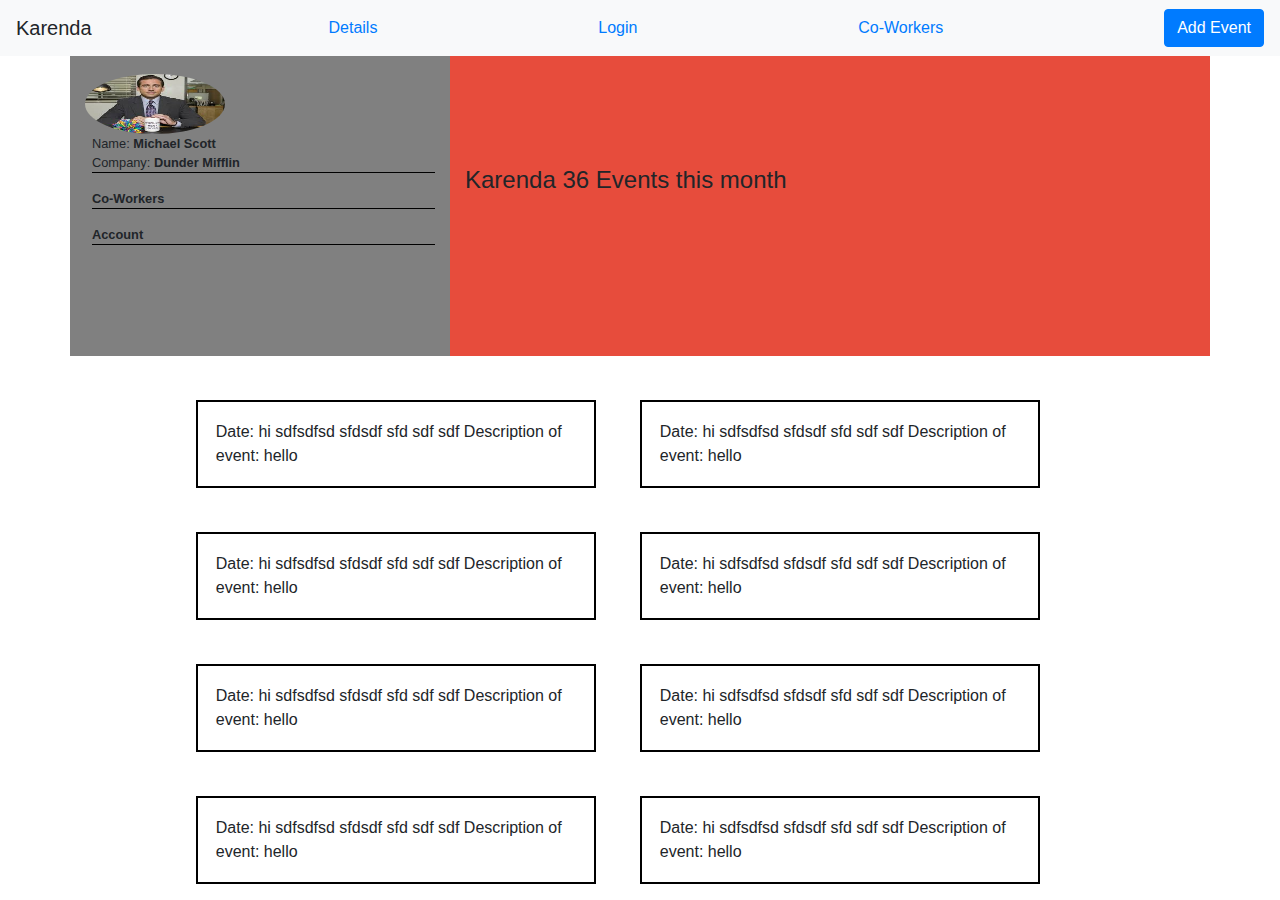
<file: public/html/index.html>
<!DOCTYPE html>
<html lang="en">

<head>
    <meta charset="UTF-8">
    <meta name="viewport" content="width=device-width, initial-scale=1.0">
    <meta http-equiv="X-UA-Compatible" content="ie=edge">
    <link rel="stylesheet" href="https://stackpath.bootstrapcdn.com/bootstrap/4.3.1/css/bootstrap.min.css" integrity="sha384-ggOyR0iXCbMQv3Xipma34MD+dH/1fQ784/j6cY/iJTQUOhcWr7x9JvoRxT2MZw1T" crossorigin="anonymous">
    <link rel="stylesheet" href="https://use.fontawesome.com/releases/v5.8.2/css/all.css"
        integrity="sha384-oS3vJWv+0UjzBfQzYUhtDYW+Pj2yciDJxpsK1OYPAYjqT085Qq/1cq5FLXAZQ7Ay" crossorigin="anonymous">
    <link rel="stylesheet" href="../css/index.css">


    <title>Document</title>
</head>

<body>
    <!-- <div class="container my-container">
    <div class="row my-row">
        <div class="col-md-4  col-sm-6 my-col">
            Row 1 Col 1

        </div>
        <div class="col-md-8 col-sm-6 my-col">
            row 1 col 2
        </div>


    </div>

    <div class="row justify-content-between align-items-stretch my-row ">
        <div class="col-4 my-col order-md-12">
            row 2 col 1
        </div>

        <div class="col-4 my-col align-self-start order-md-2">
                row 2 col 2
            </div>



    </div> -->
    <nav class="navbar navbar-light bg-light ">
            <a class="navbar-brand">Karenda</a>
            <a href="../public/details.html">Details</a>
            <a href="../public/landingpage.html">Login</a>
            <a href="../html/co-worker.html">Co-Workers</a>
            <form class="form-inline">
                    <button id="modal" type="button" class="btn btn-primary" data-toggle="modal" data-target="#basicExampleModal">
                           Add Event
                          </button>
                          
                          <!-- Modal -->
                          <div  class="modal fade" id="basicExampleModal" tabindex="-1" role="dialog" aria-labelledby="exampleModalLabel"
                            aria-hidden="true">
                            <div class="modal-dialog" role="document">
                              <div class="modal-content">
                                <div class="modal-header">
                                  <h5 class="modal-title" id="exampleModalLabel">Modal title</h5>
                                  <button type="button" class="close" data-dismiss="modal" aria-label="Close">
                                    <span aria-hidden="true">&times;</span>
                                  </button>
                                </div>
                                <div class="modal-body">
                                        <div class="input-group">
                                                <div class="input-group-prepend">
                                                  <span class="input-group-text" id="">Type in date and last name</span>
                                                </div>
                                                <input id="input-1" type="text" placeholder="Date: mm/dd/yyyy" class="form-control">
                                                <input id="input-2" type="text" placeholder="Description of Events" class="form-control">
                                              </div>
                                </div>
                                <div class="modal-footer">
                                  <button type="button" class="btn btn-secondary" data-dismiss="modal">Close</button>
                                  <button type="button" id="submit" class="btn btn-primary">Save changes</button>
                                </div>
                              </div>
                            </div>
                          </div>
            </form>
          </nav>


          

<!-- Modal -->
<!-- Button trigger modal -->

         
    <div class="container">


        
            


        <div class="row">

            <div class=" account col-4">
                <img class="" src="../michael.jpeg" alt="">
                <P class="line">
                    Name: <strong> Michael Scott </strong> <br>
                    Company: <strong>Dunder Mifflin</strong>
                </P>


                <p class="line"> <i class="fas fa-users"></i> <strong> Co-Workers</strong> </p>

                <p> <i class="fas fa-users"> </i><strong> Account </strong></p>

            </div>

            <div class=" info col-8">
            
               
                <h2>Karenda <i class="far fa-calendar"></i> 36 Events this month </h2>

            </div>



            


        </div>

           
            <div id="output" >



            </div>
            

            

















    </div>





  





    </div>






    </div>
 
    <script src="../js/index.js"></script>
    <script src="https://code.jquery.com/jquery-3.3.1.slim.min.js" integrity="sha384-q8i/X+965DzO0rT7abK41JStQIAqVgRVzpbzo5smXKp4YfRvH+8abtTE1Pi6jizo" crossorigin="anonymous"></script>
    <script src="https://cdnjs.cloudflare.com/ajax/libs/popper.js/1.14.7/umd/popper.min.js" integrity="sha384-UO2eT0CpHqdSJQ6hJty5KVphtPhzWj9WO1clHTMGa3JDZwrnQq4sF86dIHNDz0W1" crossorigin="anonymous"></script>
    <script src="https://stackpath.bootstrapcdn.com/bootstrap/4.3.1/js/bootstrap.min.js" integrity="sha384-JjSmVgyd0p3pXB1rRibZUAYoIIy6OrQ6VrjIEaFf/nJGzIxFDsf4x0xIM+B07jRM" crossorigin="anonymous"></script>
</body>

</html>
</file>
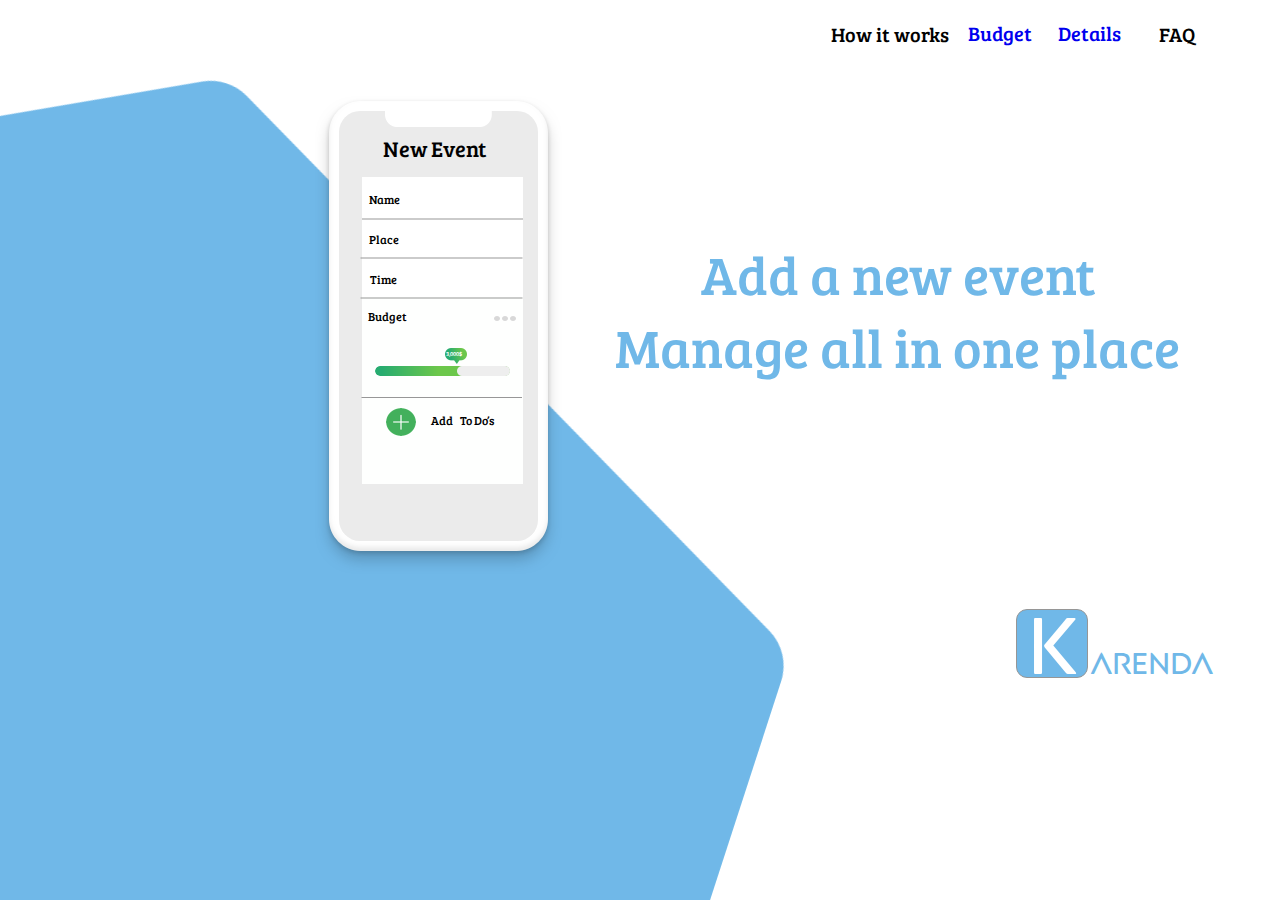
<file: public/budget.html>
<!DOCTYPE html>
<html>
    <head>
        <link href="./img/favicon.png" rel="shortcut icon"/>
        <meta charset="utf-8"/>
        <meta content="width=1200, maximum-scale=1.0" name="viewport"/>
        <link href="./css/artboard.css" rel="stylesheet" type="text/css"/>
        <meta content="Launchpad by Anima" name="author">
        <title> Karenda </title>
        </meta>
    </head>
    <body style="margin: 0;
 background: rgba(255, 255, 255, 1.0);">
        <input id="anPageName" name="page" type="hidden" value="artboard"/>
        <div class="artboard">
            <div style="width: 1200px; height: 100%; position:relative; margin:auto;">
                <img anima-src="./img/artboard-polygon-copy.png" class="polygoncopy" src="[data-uri]"/>
                <div class="whitecopy">
                    <img anima-src="./img/landing-page-base.png" class="base" src="[data-uri]"/>
                    <div class="mask">
                    </div>
                    <img anima-src="./img/landing-page-bar@2x.png" class="bar" src="[data-uri]"/>
                </div>
                <div class="rectangle">
                </div>
                <div class="todou2019s">
                    To Do’s
                </div>
                <div class="add">
                    Add
                </div>
                <div class="rectangle1">
                </div>
                <div class="rectanglecopy">
                </div>
                <div class="rectanglecopy2">
                </div>
                <div class="time">
                    Time
                </div>
                <img anima-src="./img/artboard-copy-oval@2x.png" class="oval" src="[data-uri]"/>
                <img anima-src="./img/artboard-copy-oval@2x.png" class="ovalcopy" src="[data-uri]"/>
                <img anima-src="./img/artboard-copy-oval@2x.png" class="ovalcopy2" src="[data-uri]"/>
                <div class="group5">
                    <img anima-src="./img/artboard-rectangle-5@2x.png" class="rectangle5" src="[data-uri]"/>
                </div>
                <img anima-src="./img/artboard-rectangle-3@2x.png" class="rectangle3" src="[data-uri]"/>
                <img anima-src="./img/artboard-rectangle-3-copy@2x.png" class="rectangle3copy" src="[data-uri]"/>
                <div class="addaneweventmana">
                    <span class="span1">Add a new event<br />Manage all in one place</span><span class="span2"> </span>
                </div>
                <img anima-src="./img/artboard-line-5-copy-2@2x.png" class="line5copy" src="[data-uri]"/>
                <img anima-src="./img/artboard-line-5-copy-2@2x.png" class="line5copy2" src="[data-uri]"/>
                <img anima-src="./img/artboard-line-5-copy-3@2x.png" class="line5copy3" src="[data-uri]"/>
                <div class="name">
                    Name
                </div>
                <div class="budget">
                    Budget
                </div>
                <div class="a3000">
                    3,000$
                </div>
                <img anima-src="./img/artboard-line-6@2x.png" class="line6" src="[data-uri]"/>
                <div class="aboutcopy">
                    How it works <br />
                </div>
                <div class="contactcopy">
                    <a href="details.html"> Details </a>  <br />
                </div>
                <div class="pricescopy">
                    <a href="budget.html"> Budget </a> <br /> <br />
                </div>
                <div class="faqcopy">
                    FAQ<br /> <br />
                </div>
                <div class="place">
                    Place
                </div>
                <div class="newevent">
                    New Event
                </div>
                <div class="group2copy2">
                    <img anima-src="./img/artboard-plus@2x.png" class="plus" src="[data-uri]"/>
                </div>
                <div class="groupcopy">
                    <div class="rectangle2">
                    </div>
                    <div class="k">
                        K
                    </div>
                    <div class="arenda">
                        arenda
                    </div>
                </div>
            </div>
        </div>
        <!-- Scripts -->
        <script>
            anima_isHidden = function(e) {
                if (!(e instanceof HTMLElement)) return !1;
                if (getComputedStyle(e).display == "none") return !0; else if (e.parentNode && anima_isHidden(e.parentNode)) return !0;
                return !1;
            };
            anima_loadAsyncSrcForTag = function(tag) {
                var elements = document.getElementsByTagName(tag);
                var toLoad = [];
                for (var i = 0; i < elements.length; i++) {
                    var e = elements[i];
                    var src = e.getAttribute("src");
                    var loaded = (src != undefined && src.length > 0 && src != '[data-uri]');
                    if (loaded) continue;
                    var asyncSrc = e.getAttribute("anima-src");
                    if (asyncSrc == undefined || asyncSrc.length == 0) continue;
                    if (anima_isHidden(e)) continue;
                    toLoad.push(e);
                }
                toLoad.sort(function(a, b) {
                    return anima_getTop(a) - anima_getTop(b);
                });
                for (var i = 0; i < toLoad.length; i++) {
                    var e = toLoad[i];
                    var asyncSrc = e.getAttribute("anima-src");
                    e.setAttribute("src", asyncSrc);
                }
            };
            anima_pauseHiddenVideos = function(tag) {
                var elements = document.getElementsByTagName("video");
                for (var i = 0; i < elements.length; i++) {
                    var e = elements[i];
                    var isPlaying = !!(e.currentTime > 0 && !e.paused && !e.ended && e.readyState > 2);
                    var isHidden = anima_isHidden(e);
                    if (!isPlaying && !isHidden && e.getAttribute("autoplay") == "autoplay") {
                        e.play();
                    } else if (isPlaying && isHidden) {
                        e.pause();
                    }
                }
            };
            anima_loadAsyncSrc = function(tag) {
                anima_loadAsyncSrcForTag("img");
                anima_loadAsyncSrcForTag("iframe");
                anima_loadAsyncSrcForTag("video");
                anima_pauseHiddenVideos();
            };
            var anima_getTop = function(e) {
                var top = 0;
                do {
                    top += e.offsetTop || 0;
                    e = e.offsetParent;
                } while (e);
                return top;
            };
            anima_loadAsyncSrc();
            anima_old_onResize = window.onresize;
            anima_new_onResize = undefined;
            anima_updateOnResize = function() {
                if (anima_new_onResize == undefined || window.onresize != anima_new_onResize) {
                    anima_new_onResize = function(x) {
                        if (anima_old_onResize != undefined) anima_old_onResize(x);
                        anima_loadAsyncSrc();
                    };
                    window.onresize = anima_new_onResize;
                    setTimeout(function() {
                        anima_updateOnResize();
                    }, 3000);
                }
            };
            anima_updateOnResize();
            setTimeout(function() {
                anima_loadAsyncSrc();
            }, 200);
        </script>
        <!-- End of Scripts -->
    </body>
</html>
</file>
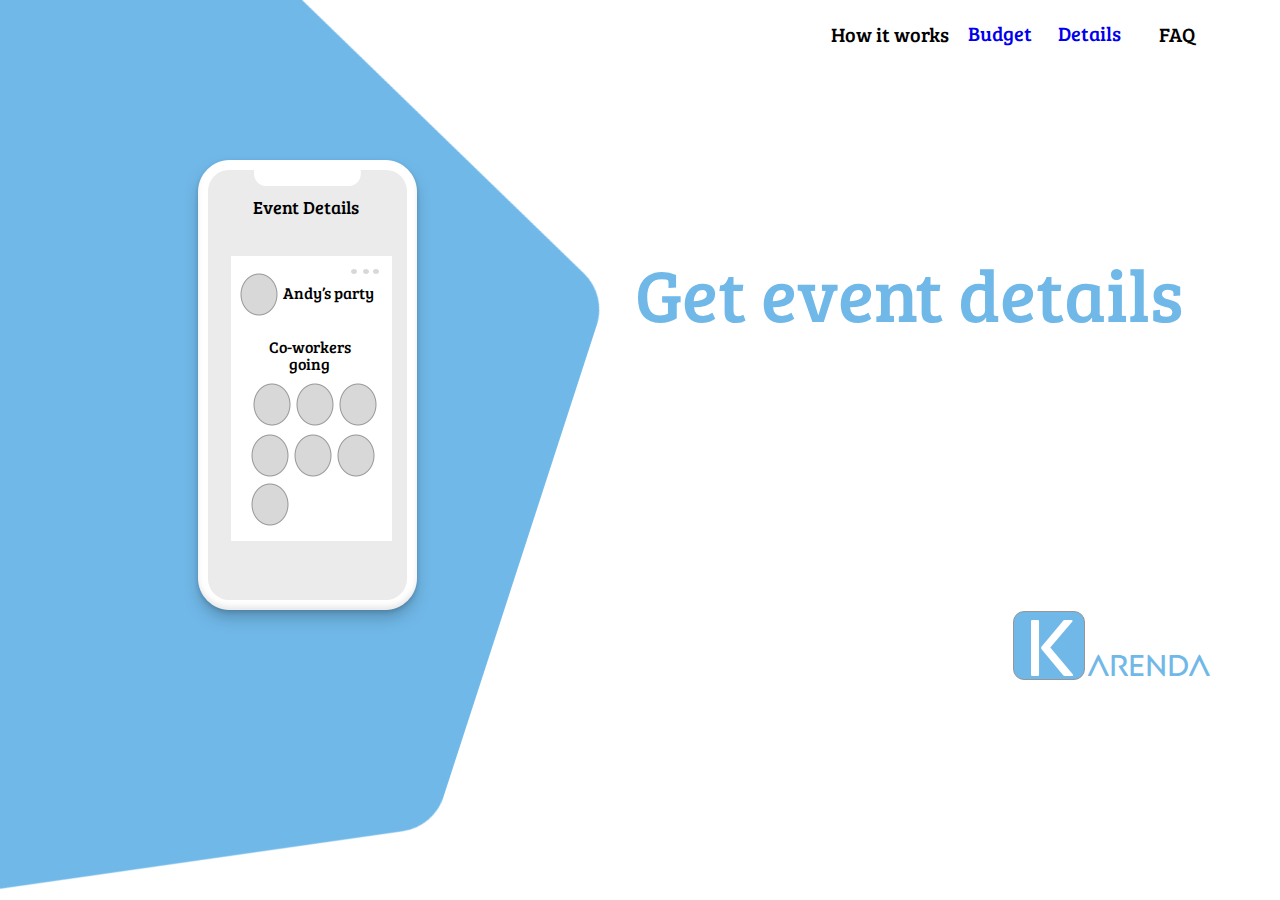
<file: public/details.html>
<!DOCTYPE html>
<html>
    <head>
        <link href="./img/favicon.png" rel="shortcut icon"/>
        <meta charset="utf-8"/>
        <meta content="width=1200, maximum-scale=1.0" name="viewport"/>
        <link href="./css/artboardCopy.css" rel="stylesheet" type="text/css"/>
        <meta content="Launchpad by Anima" name="author">
        <title> Karenda </title>
        </meta>
    </head>
    <body style="margin: 0;
 background: rgba(255, 255, 255, 1.0);">
        <input id="anPageName" name="page" type="hidden" value="artboardcopy"/>
        <div class="artboardcopy">
            <div style="width: 1200px; height: 100%; position:relative; margin:auto;">
                <img anima-src="./img/artboard-copy-polygon-copy.png" class="polygoncopy" src="[data-uri]"/>
                <div class="group">
                    <div class="rectangle">
                    </div>
                    <div class="k">
                        K
                    </div>
                    <div class="arenda">
                        arenda
                    </div>
                </div>
                <div class="whitecopy">
                    <img anima-src="./img/landing-page-base.png" class="base" src="[data-uri]"/>
                    <div class="mask">
                    </div>
                    <img anima-src="./img/landing-page-bar@2x.png" class="bar" src="[data-uri]"/>
                </div>
                <div class="rectanglecopy2">
                </div>
                <img anima-src="./img/artboard-copy-oval@2x.png" class="oval" src="[data-uri]"/>
                <img anima-src="./img/artboard-copy-oval@2x.png" class="ovalcopy" src="[data-uri]"/>
                <img anima-src="./img/artboard-copy-oval@2x.png" class="ovalcopy2" src="[data-uri]"/>
                <div class="geteventdetails">
                    Get event details
                </div>
                <div class="aboutcopy">
                    How it works <br />
                </div>
                <div class="contactcopy">
                    <a href="details.html"> Details </a>
                </div>
                <div class="pricescopy">
                    <a href="budget.html"> Budget </a> <br /> <br />
                </div>
                <div class="faqcopy">
                    FAQ<br /> <br />
                </div>
                <div class="eventdetails">
                    <span class="span1">Event Details</span><span class="span2"> </span>
                </div>
                <img anima-src="./img/artboard-copy-oval-copy-3@2x.png" class="oval1" src="[data-uri]"/>
                <img anima-src="./img/artboard-copy-oval-copy-3@2x.png" class="ovalcopy8" src="[data-uri]"/>
                <div class="andyu2019sparty">
                    Andy’s party
                </div>
                <img anima-src="./img/artboard-copy-oval-copy-3@2x.png" class="ovalcopy4" src="[data-uri]"/>
                <img anima-src="./img/artboard-copy-oval-copy-3@2x.png" class="ovalcopy3" src="[data-uri]"/>
                <img anima-src="./img/artboard-copy-oval-copy-3@2x.png" class="ovalcopy6" src="[data-uri]"/>
                <img anima-src="./img/artboard-copy-oval-copy-3@2x.png" class="ovalcopy9" src="[data-uri]"/>
                <img anima-src="./img/artboard-copy-oval-copy-3@2x.png" class="ovalcopy5" src="[data-uri]"/>
                <img anima-src="./img/artboard-copy-oval-copy-3@2x.png" class="ovalcopy7" src="[data-uri]"/>
                <div class="going">
                    <span class="span1">going</span><span class="span2"> </span>
                </div>
                <div class="coworkers">
                    Co-workers
                </div>
            </div>
        </div>
        <!-- Scripts -->
        <script>
            anima_isHidden = function(e) {
                if (!(e instanceof HTMLElement)) return !1;
                if (getComputedStyle(e).display == "none") return !0; else if (e.parentNode && anima_isHidden(e.parentNode)) return !0;
                return !1;
            };
            anima_loadAsyncSrcForTag = function(tag) {
                var elements = document.getElementsByTagName(tag);
                var toLoad = [];
                for (var i = 0; i < elements.length; i++) {
                    var e = elements[i];
                    var src = e.getAttribute("src");
                    var loaded = (src != undefined && src.length > 0 && src != '[data-uri]');
                    if (loaded) continue;
                    var asyncSrc = e.getAttribute("anima-src");
                    if (asyncSrc == undefined || asyncSrc.length == 0) continue;
                    if (anima_isHidden(e)) continue;
                    toLoad.push(e);
                }
                toLoad.sort(function(a, b) {
                    return anima_getTop(a) - anima_getTop(b);
                });
                for (var i = 0; i < toLoad.length; i++) {
                    var e = toLoad[i];
                    var asyncSrc = e.getAttribute("anima-src");
                    e.setAttribute("src", asyncSrc);
                }
            };
            anima_pauseHiddenVideos = function(tag) {
                var elements = document.getElementsByTagName("video");
                for (var i = 0; i < elements.length; i++) {
                    var e = elements[i];
                    var isPlaying = !!(e.currentTime > 0 && !e.paused && !e.ended && e.readyState > 2);
                    var isHidden = anima_isHidden(e);
                    if (!isPlaying && !isHidden && e.getAttribute("autoplay") == "autoplay") {
                        e.play();
                    } else if (isPlaying && isHidden) {
                        e.pause();
                    }
                }
            };
            anima_loadAsyncSrc = function(tag) {
                anima_loadAsyncSrcForTag("img");
                anima_loadAsyncSrcForTag("iframe");
                anima_loadAsyncSrcForTag("video");
                anima_pauseHiddenVideos();
            };
            var anima_getTop = function(e) {
                var top = 0;
                do {
                    top += e.offsetTop || 0;
                    e = e.offsetParent;
                } while (e);
                return top;
            };
            anima_loadAsyncSrc();
            anima_old_onResize = window.onresize;
            anima_new_onResize = undefined;
            anima_updateOnResize = function() {
                if (anima_new_onResize == undefined || window.onresize != anima_new_onResize) {
                    anima_new_onResize = function(x) {
                        if (anima_old_onResize != undefined) anima_old_onResize(x);
                        anima_loadAsyncSrc();
                    };
                    window.onresize = anima_new_onResize;
                    setTimeout(function() {
                        anima_updateOnResize();
                    }, 3000);
                }
            };
            anima_updateOnResize();
            setTimeout(function() {
                anima_loadAsyncSrc();
            }, 200);
        </script>
        <!-- End of Scripts -->
    </body>
</html>
</file>
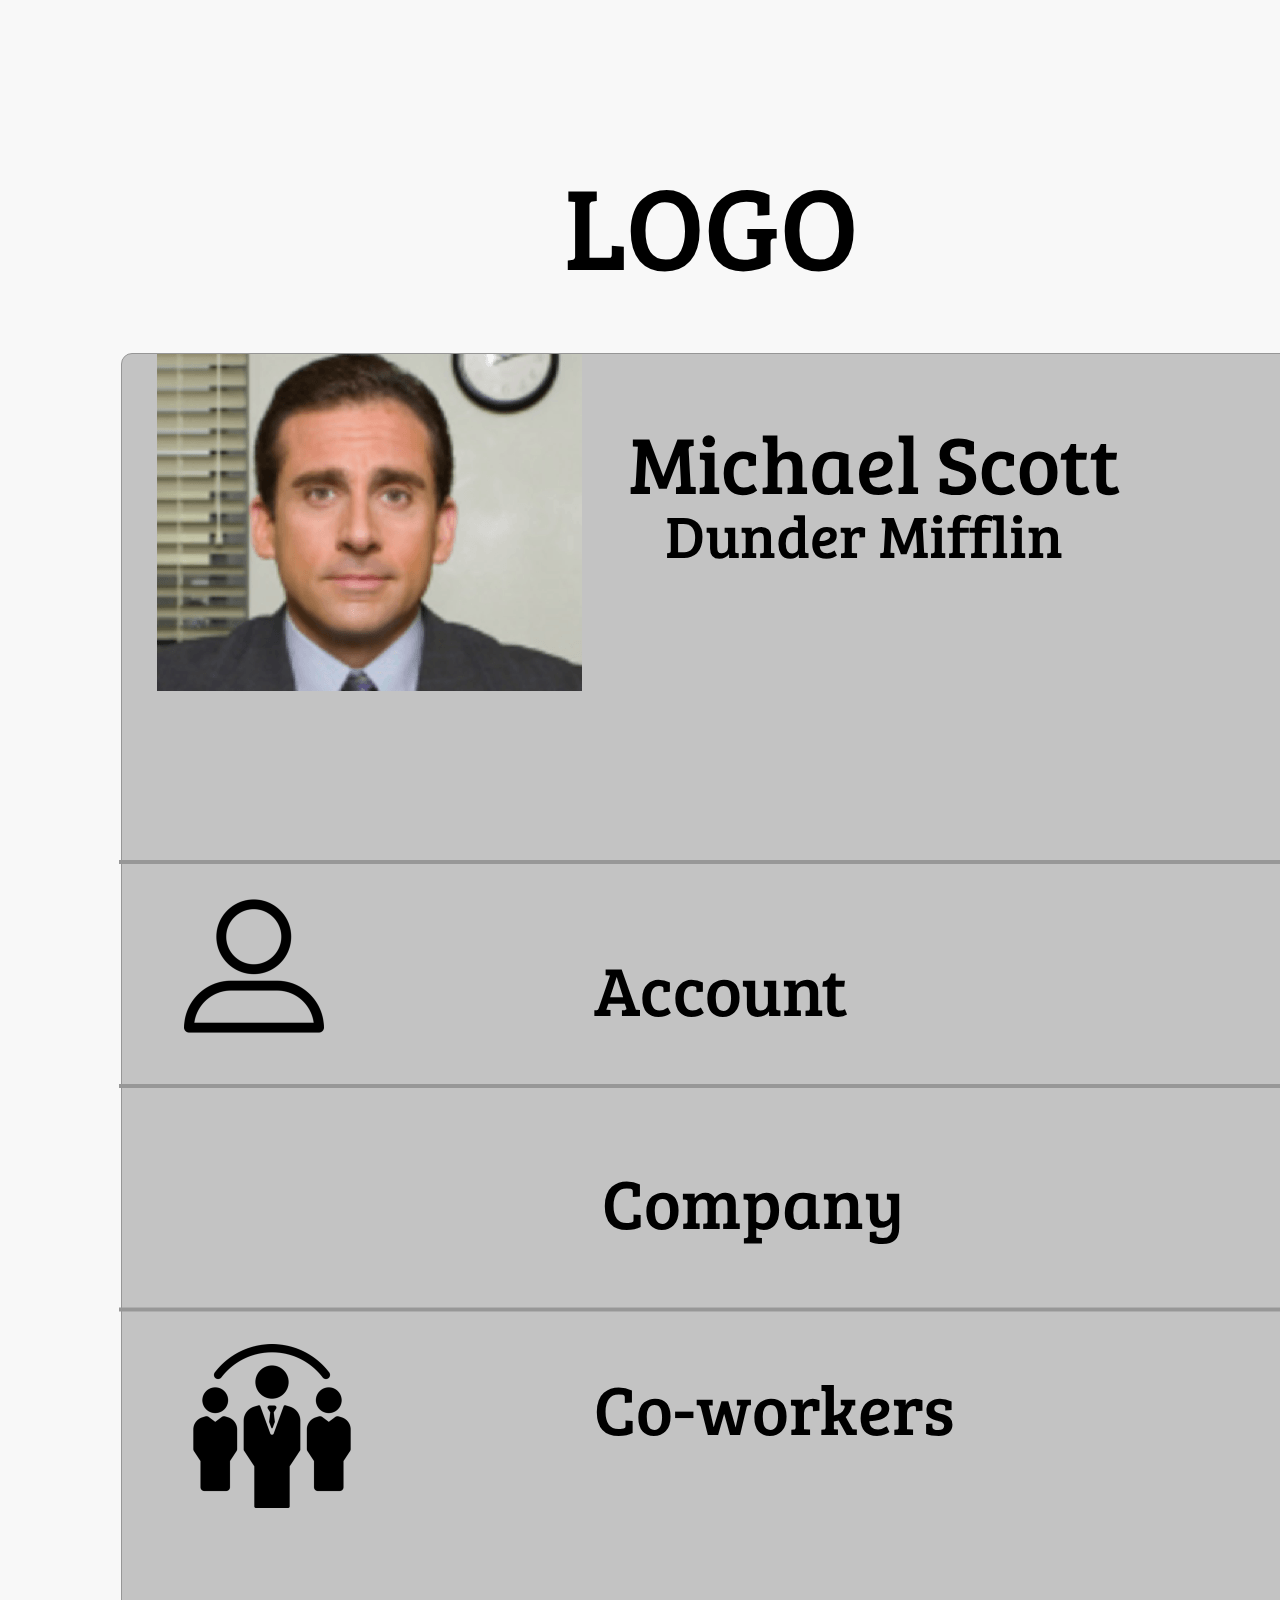
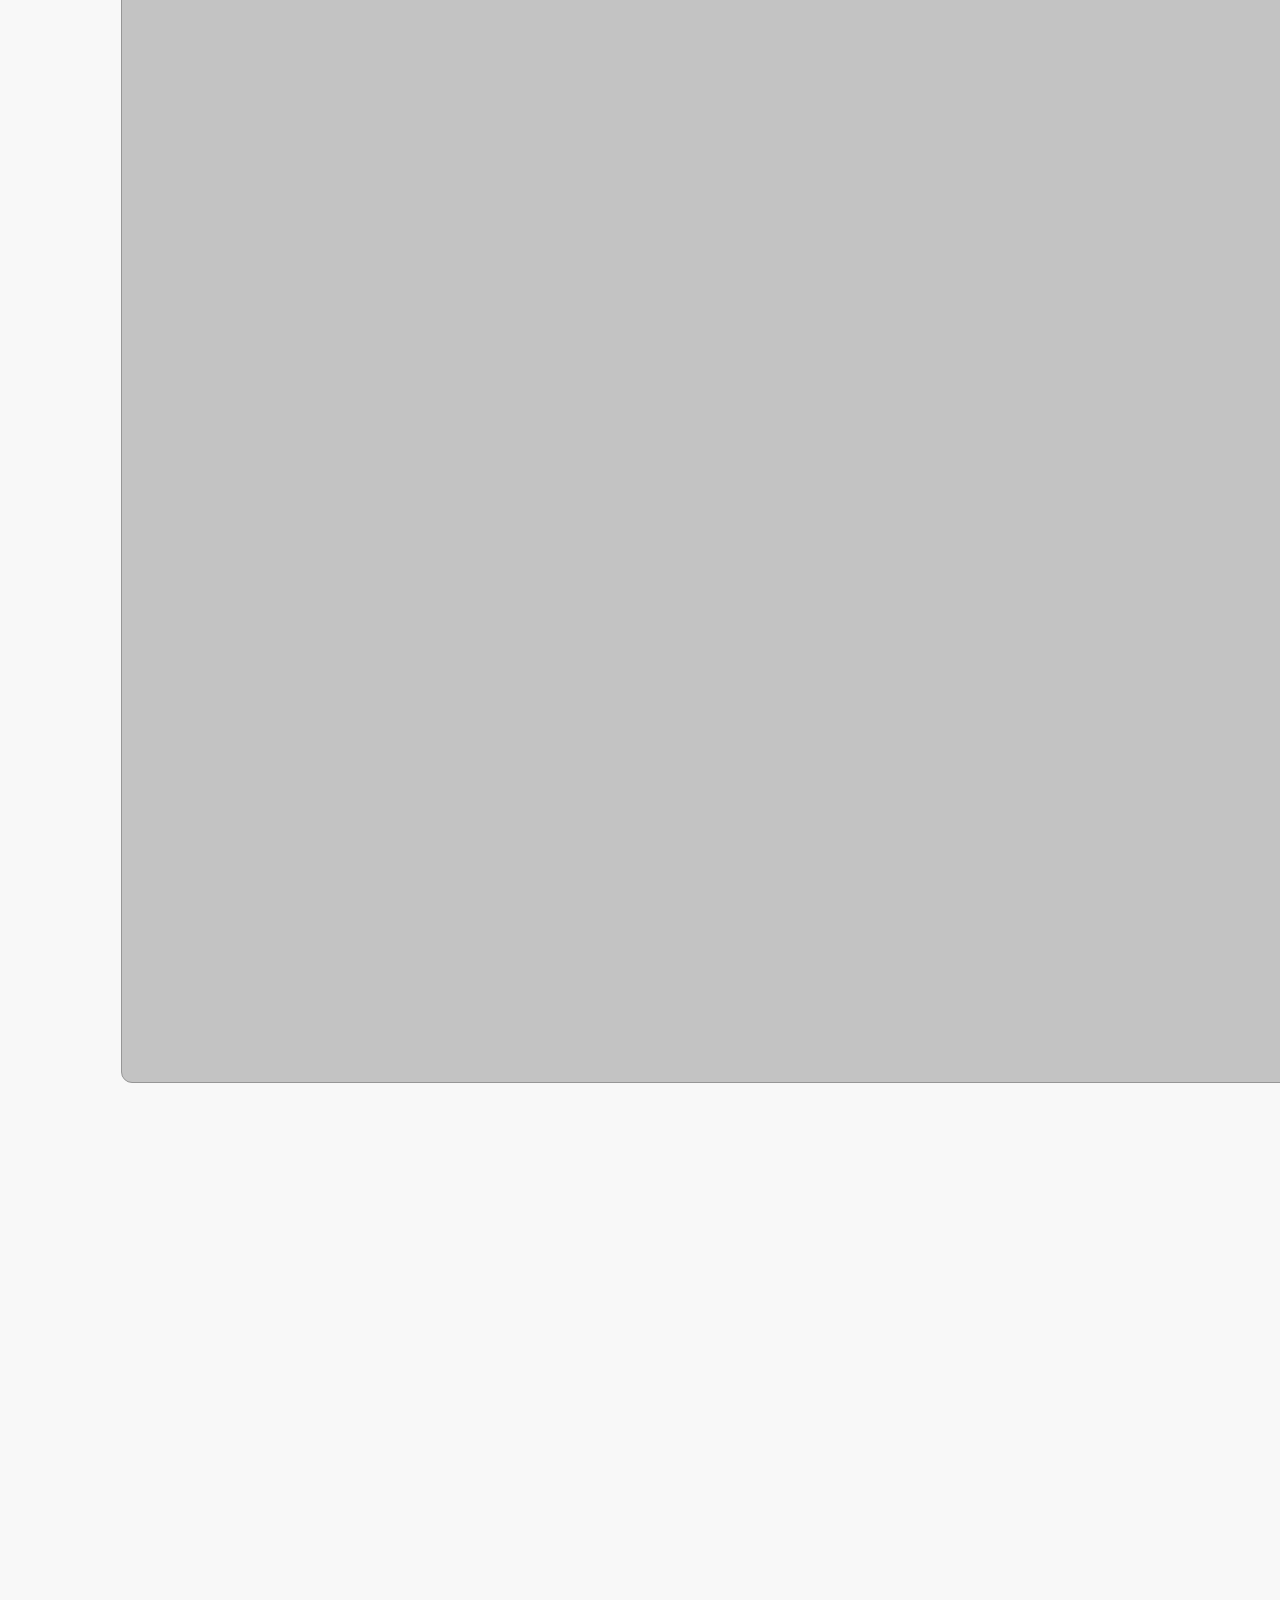
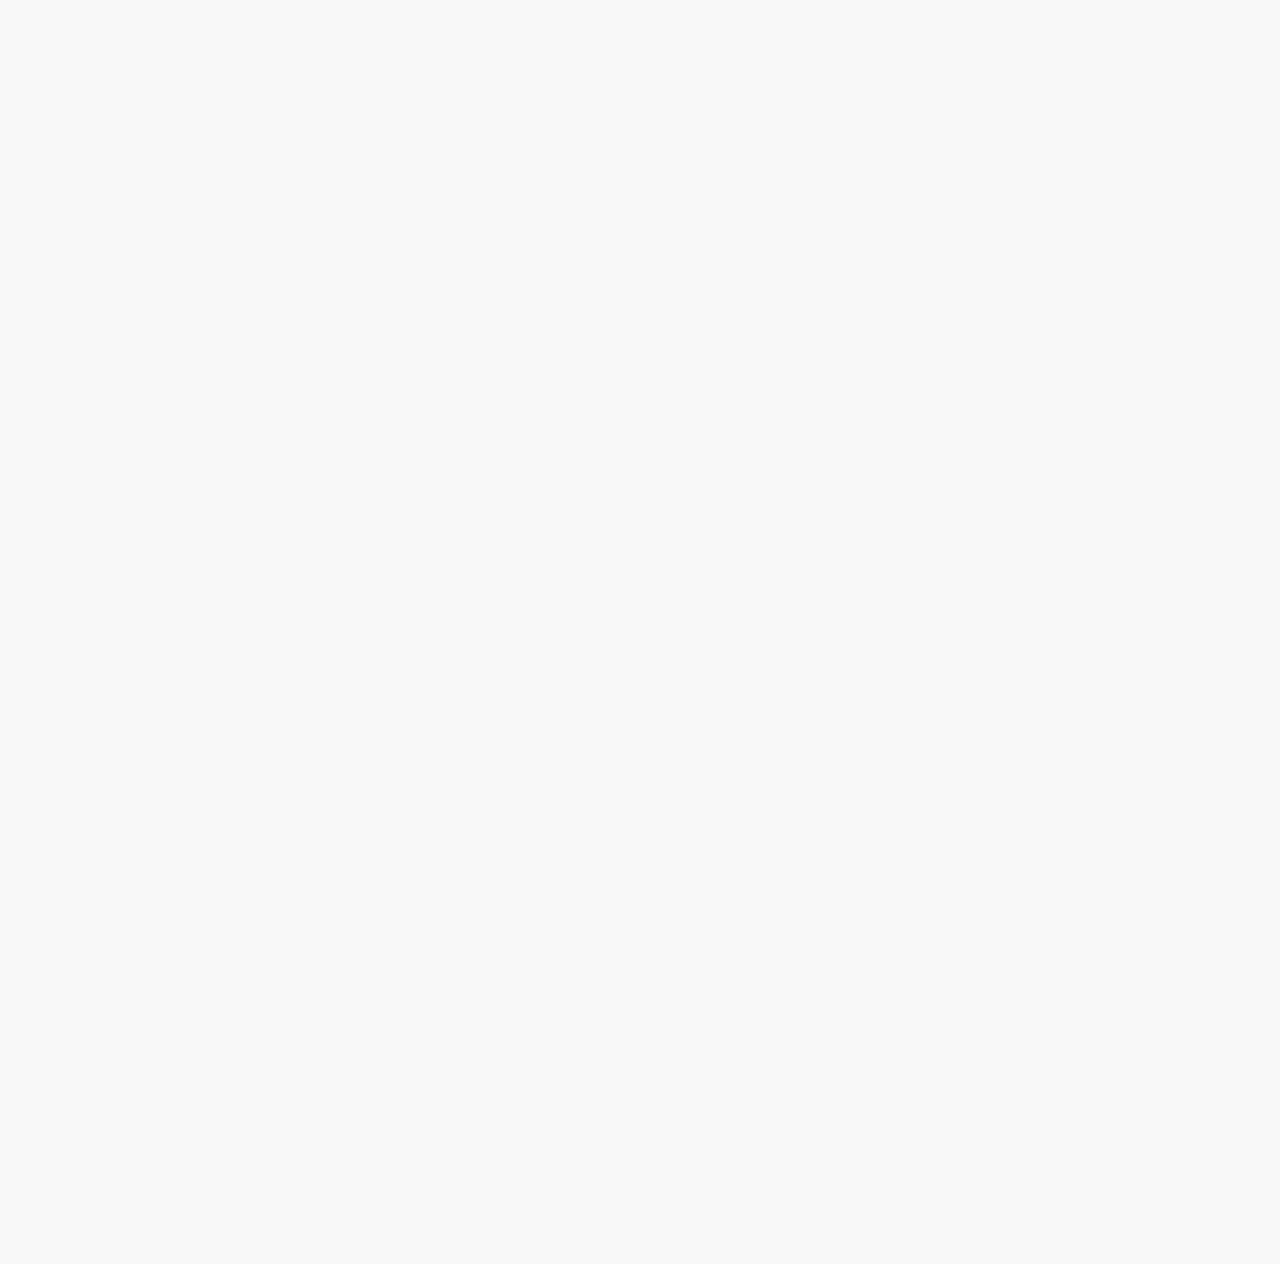
<file: public/homepage.html>
<!DOCTYPE html>
<html>
    <head>
        <link href="./img/favicon.png" rel="shortcut icon"/>
        <meta charset="utf-8"/>
        <meta content="width=7411, maximum-scale=1.0" name="viewport"/>
        <link href="./css/homePage.css" rel="stylesheet" type="text/css"/>
        <meta content="Launchpad by Anima" name="author">
        </meta>
    </head>
    <body style="margin: 0;
 background: rgba(248, 248, 248, 1.0);">
        <input id="anPageName" name="page" type="hidden" value="homepage"/>
        <div class="homepage">
            <div style="width: 7411px; height: 100%; position:relative; margin:auto;">
                <div class="rectangle">
                </div>
                <div class="events">
                    Events
                </div>
                <div class="numberofevents">
                    Number of events<br />
                </div>
                <img anima-src="./img/home-page-oval-copy.png" class="oval" src="[data-uri]"/>
                <img anima-src="./img/home-page-oval-copy.png" class="ovalcopy" src="[data-uri]"/>
                <img anima-src="./img/home-page-oval-copy.png" class="ovalcopy2" src="[data-uri]"/>
                <div class="numberofevents1">
                    Number of events <br />
                </div>
                <div class="thismonth">
                    this month
                </div>
                <div class="thisweek">
                    this week
                </div>
                <div class="thisyear">
                    this year
                </div>
                <div class="a36">
                    36
                </div>
                <div class="a9">
                    9
                </div>
                <div class="a249">
                    249
                </div>
                <div class="futureevents">
                    Future  events<br />
                </div>
                <div class="pastevents">
                    Past events
                </div>
                <img anima-src="./img/home-page-event@2x.png" class="event" src="[data-uri]"/>
                <div class="group">
                    <div class="rectangle1">
                    </div>
                    <div class="room201">
                        Room 201
                    </div>
                    <div class="a10am1pm">
                        10 am - 1 pm
                    </div>
                    <div class="dwightu2019sparty">
                        Dwight’s party
                    </div>
                    <img anima-src="./img/home-page-line-2-2.png" class="line2" src="[data-uri]"/>
                    <img anima-src="./img/home-page-line.png" class="line" src="[data-uri]"/>
                    <img anima-src="./img/home-page-oval-1@2x.png" class="oval2" src="[data-uri]"/>
                    <div class="viewdetails">
                        View details
                    </div>
                </div>
                <div class="groupcopy3">
                    <div class="rectangle1">
                    </div>
                    <div class="room201">
                        Room 201
                    </div>
                    <div class="a10am1pm">
                        10 am - 1 pm
                    </div>
                    <div class="cprtraining">
                        CPR Training
                    </div>
                    <div class="viewdetails">
                        View details
                    </div>
                </div>
                <div class="groupcopy4">
                    <div class="rectangle1">
                    </div>
                    <div class="room201">
                        Room 201
                    </div>
                    <div class="a10am1pm">
                        10 am - 1 pm
                    </div>
                    <div class="michael40yarddash">
                        Michael 40 yard dash
                    </div>
                    <img anima-src="./img/home-page-line-2-2.png" class="line2" src="[data-uri]"/>
                    <img anima-src="./img/home-page-line.png" class="line" src="[data-uri]"/>
                    <div class="funrun">
                        <img anima-src="./img/home-page-mask@2x.png" class="mask" src="[data-uri]"/>
                        <img anima-src="./img/home-page-funrun.png" class="funrun1" src="[data-uri]"/>
                    </div>
                    <div class="viewdetails">
                        View details
                    </div>
                </div>
                <div class="groupcopy">
                    <div class="rectangle1">
                    </div>
                    <div class="a101dundermifflind">
                        101 Dunder Mifflin Drive
                    </div>
                    <div class="a10am1pm">
                        10 am - 1 pm
                    </div>
                    <img anima-src="./img/home-page-line-2-2.png" class="line2" src="[data-uri]"/>
                    <img anima-src="./img/home-page-line.png" class="line" src="[data-uri]"/>
                    <div class="download">
                        <img anima-src="./img/home-page-mask-1.png" class="mask" src="[data-uri]"/>
                        <img anima-src="./img/home-page-download.png" class="download1" src="[data-uri]"/>
                    </div>
                    <div class="viewdetails">
                        View details
                    </div>
                </div>
                <img anima-src="./img/home-page-line-5.png" class="line5" src="[data-uri]"/>
                <div class="screenshot20190514at101048pm">
                    <img anima-src="./img/home-page-mask-2@2x.png" class="mask" src="[data-uri]"/>
                    <img anima-src="./img/home-page-screen-shot-2019-05-14-at-101048-pm@2x.png" class="screenshot20190514at101048pm1" src="[data-uri]"/>
                </div>
                <div class="group2">
                    <div class="addnewevent">
                        Add new event
                    </div>
                    <img anima-src="./img/home-page-plus.png" class="plus" src="[data-uri]"/>
                </div>
                <div class="rectanglecopy">
                </div>
                <div class="coworkers">
                    Co-workers
                </div>
                <img anima-src="./img/home-page-line-4.png" class="line4" src="[data-uri]"/>
                <div class="company">
                    Company
                </div>
                <div class="dundermifflin">
                    Dunder Mifflin<br />
                </div>
                <div class="michaelscott">
                    <span class="span1">Michael Scott</span><span class="span2"> </span>
                </div>
                <div class="logo">
                    LOGO
                </div>
                <img anima-src="./img/home-page-calendar@2x.png" class="calendar" src="[data-uri]"/>
                <img anima-src="./img/home-page-check-out@2x.png" class="checkout" src="[data-uri]"/>
                <div class="notifications">
                    Notifications
                </div>
                <img anima-src="./img/home-page-alarm.png" class="alarm" src="[data-uri]"/>
                <img anima-src="./img/home-page-oval-2@2x.png" class="oval1" src="[data-uri]"/>
                <div class="a2">
                    2
                </div>
                <div class="screenshot20190514at92233pm">
                    <img anima-src="./img/home-page-mask-3.png" class="mask" src="[data-uri]"/>
                    <img anima-src="./img/home-page-screen-shot-2019-05-14-at-92233-pm.png" class="screenshot20190514at92233pm1" src="[data-uri]"/>
                </div>
                <img anima-src="./img/home-page-line-3-copy.png" class="line3" src="[data-uri]"/>
                <img anima-src="./img/home-page-line-3-copy.png" class="line3copy" src="[data-uri]"/>
                <div class="account">
                    Account
                </div>
                <img anima-src="./img/home-page-group@2x.png" class="group1" src="[data-uri]"/>
                <img anima-src="./img/home-page-profile@2x.png" class="profile" src="[data-uri]"/>
                <div class="drugtesting">
                    Drug Testing
                </div>
                <div class="tobycopy">
                    <img anima-src="./img/home-page-mask-4@2x.png" class="mask" src="[data-uri]"/>
                    <img anima-src="./img/home-page-toby.png" class="toby" src="[data-uri]"/>
                </div>
            </div>
        </div>
        <!-- Scripts -->
        <script>
            anima_isHidden = function(e) {
                if (!(e instanceof HTMLElement)) return !1;
                if (getComputedStyle(e).display == "none") return !0; else if (e.parentNode && anima_isHidden(e.parentNode)) return !0;
                return !1;
            };
            anima_loadAsyncSrcForTag = function(tag) {
                var elements = document.getElementsByTagName(tag);
                var toLoad = [];
                for (var i = 0; i < elements.length; i++) {
                    var e = elements[i];
                    var src = e.getAttribute("src");
                    var loaded = (src != undefined && src.length > 0 && src != '[data-uri]');
                    if (loaded) continue;
                    var asyncSrc = e.getAttribute("anima-src");
                    if (asyncSrc == undefined || asyncSrc.length == 0) continue;
                    if (anima_isHidden(e)) continue;
                    toLoad.push(e);
                }
                toLoad.sort(function(a, b) {
                    return anima_getTop(a) - anima_getTop(b);
                });
                for (var i = 0; i < toLoad.length; i++) {
                    var e = toLoad[i];
                    var asyncSrc = e.getAttribute("anima-src");
                    e.setAttribute("src", asyncSrc);
                }
            };
            anima_pauseHiddenVideos = function(tag) {
                var elements = document.getElementsByTagName("video");
                for (var i = 0; i < elements.length; i++) {
                    var e = elements[i];
                    var isPlaying = !!(e.currentTime > 0 && !e.paused && !e.ended && e.readyState > 2);
                    var isHidden = anima_isHidden(e);
                    if (!isPlaying && !isHidden && e.getAttribute("autoplay") == "autoplay") {
                        e.play();
                    } else if (isPlaying && isHidden) {
                        e.pause();
                    }
                }
            };
            anima_loadAsyncSrc = function(tag) {
                anima_loadAsyncSrcForTag("img");
                anima_loadAsyncSrcForTag("iframe");
                anima_loadAsyncSrcForTag("video");
                anima_pauseHiddenVideos();
            };
            var anima_getTop = function(e) {
                var top = 0;
                do {
                    top += e.offsetTop || 0;
                    e = e.offsetParent;
                } while (e);
                return top;
            };
            anima_loadAsyncSrc();
            anima_old_onResize = window.onresize;
            anima_new_onResize = undefined;
            anima_updateOnResize = function() {
                if (anima_new_onResize == undefined || window.onresize != anima_new_onResize) {
                    anima_new_onResize = function(x) {
                        if (anima_old_onResize != undefined) anima_old_onResize(x);
                        anima_loadAsyncSrc();
                    };
                    window.onresize = anima_new_onResize;
                    setTimeout(function() {
                        anima_updateOnResize();
                    }, 3000);
                }
            };
            anima_updateOnResize();
            setTimeout(function() {
                anima_loadAsyncSrc();
            }, 200);
        </script>
        <!-- End of Scripts -->
    </body>
</html>
</file>
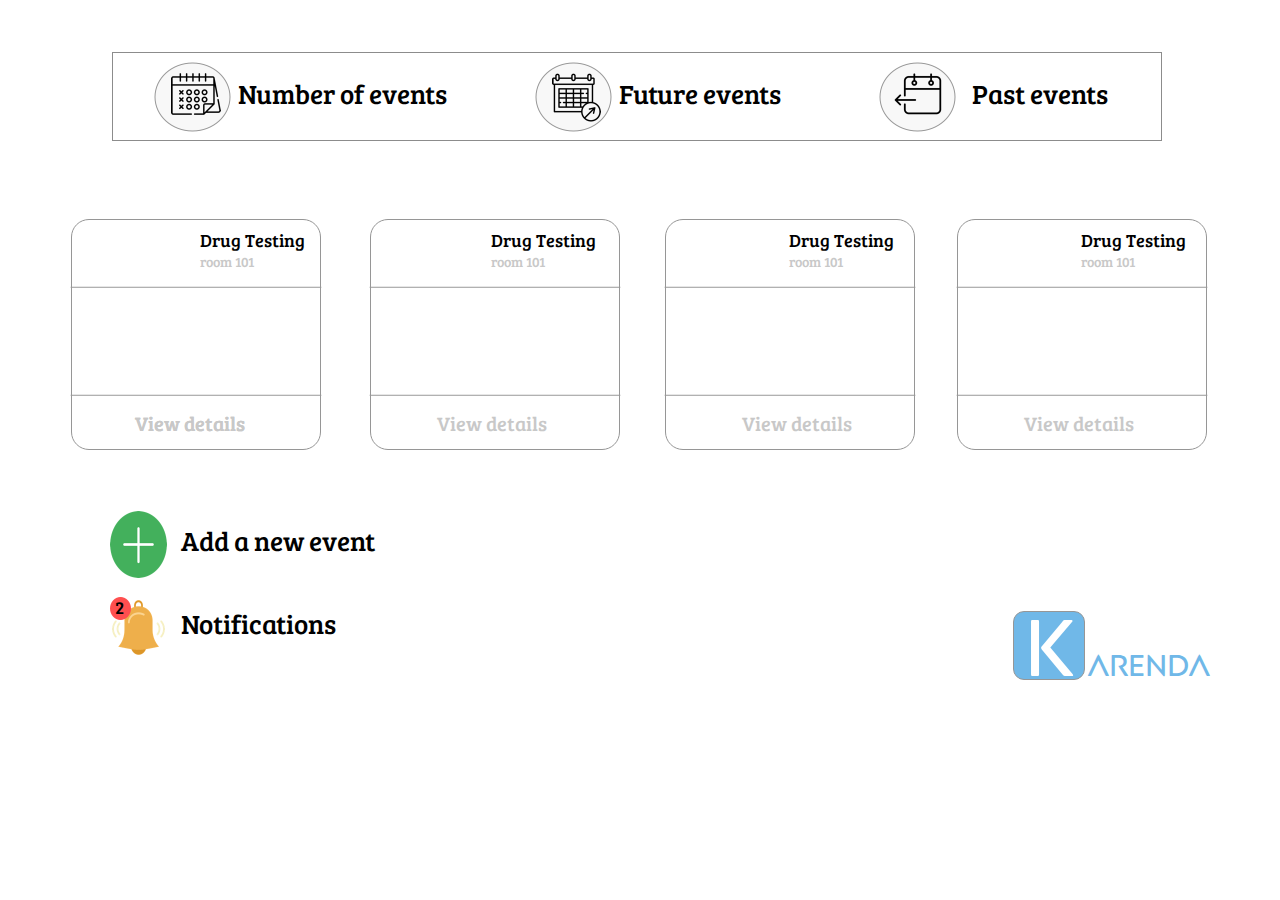
<file: public/homepagedesktop.html>
<!DOCTYPE html>
<html>
    <head>
        <link href="./img/favicon.png" rel="shortcut icon"/>
        <meta charset="utf-8"/>
        <meta content="width=1200, maximum-scale=1.0" name="viewport"/>
        <link href="./css/homepageDesktop.css" rel="stylesheet" type="text/css"/>
        <meta content="Launchpad by Anima" name="author">
        </meta>
    </head>
    <body style="margin: 0;
 background: rgba(255, 255, 255, 1.0);">
        <input id="anPageName" name="page" type="hidden" value="homepagedesktop"/>
        <div class="homepagedesktop">
            <div style="width: 1200px; height: 100%; position:relative; margin:auto;">
                <div class="group">
                    <div class="rectangle">
                    </div>
                    <div class="k">
                        K
                    </div>
                    <div class="arenda">
                        arenda
                    </div>
                </div>
                <img anima-src="./img/homepage-desktop-plus@2x.png" class="plus" src="[data-uri]"/>
                <img anima-src="./img/homepage-desktop-alarm@2x.png" class="alarm" src="[data-uri]"/>
                <div class="addanewevent">
                    Add a new event
                </div>
                <div class="notifications">
                    Notifications
                </div>
                <div class="rectangle4">
                </div>
                <img anima-src="./img/homepage-desktop-oval-2@2x.png" class="oval2" src="[data-uri]"/>
                <img anima-src="./img/homepage-desktop-oval-2@2x.png" class="oval2copy" src="[data-uri]"/>
                <img anima-src="./img/homepage-desktop-calendar@2x.png" class="calendar" src="[data-uri]"/>
                <img anima-src="./img/homepage-desktop-oval-2@2x.png" class="oval2copy2" src="[data-uri]"/>
                <div class="numberofevents">
                    Number of events <br />
                </div>
                <div class="futureevents">
                    Future events
                </div>
                <div class="pastevents">
                    Past events
                </div>
                <img anima-src="./img/homepage-desktop-event@2x.png" class="event" src="[data-uri]"/>
                <img anima-src="./img/homepage-desktop-check-out@2x.png" class="checkout" src="[data-uri]"/>
                <img anima-src="./img/homepage-desktop-oval-3@2x.png" class="oval3" src="[data-uri]"/>
                <div class="a2">
                    2
                </div>
                <div class="group3">
                    <div class="rectangle2">
                    </div>
                    <img anima-src="./img/homepage-desktop-line-2-copy-2@2x.png" class="line2copy" src="[data-uri]"/>
                    <img anima-src="./img/homepage-desktop-line-2-copy-2@2x.png" class="line2copy1" src="[data-uri]"/>
                </div>
                <div class="group3copy">
                    <div class="rectangle2">
                    </div>
                    <div class="viewdetails3">
                        View details
                    </div>
                    <div class="viewdetails11">
                        View details
                    </div>
                    <img anima-src="./img/homepage-desktop-line-2-copy-2@2x.png" class="line2copy" src="[data-uri]"/>
                    <img anima-src="./img/homepage-desktop-line-2-copy-2@2x.png" class="line2copy1" src="[data-uri]"/>
                </div>
                <div class="group3copy2">
                    <div class="rectangle2">
                    </div>
                    <img anima-src="./img/homepage-desktop-line-2-copy-2@2x.png" class="line2copy" src="[data-uri]"/>
                    <img anima-src="./img/homepage-desktop-line-2-copy-2@2x.png" class="line2copy1" src="[data-uri]"/>
                </div>
                <div class="viewdetails">
                    View details
                </div>
                <div class="group3copy3">
                    <div class="rectangle2">
                    </div>
                    <img anima-src="./img/homepage-desktop-line-2-copy-2@2x.png" class="line2copy" src="[data-uri]"/>
                    <img anima-src="./img/homepage-desktop-line-2-copy-2@2x.png" class="line2copy1" src="[data-uri]"/>
                </div>
                <div class="viewdetails1">
                    View details
                </div>
                <div class="drugtesting">
                    Drug Testing
                </div>
                <div class="drugtestingcopy">
                    Drug Testing
                </div>
                <div class="drugtestingcopy2">
                    Drug Testing
                </div>
                <div class="drugtestingcopy3">
                    Drug Testing
                </div>
                <div class="room101">
                    room 101
                </div>
                <div class="room101copy">
                    room 101
                </div>
                <div class="room101copy2">
                    room 101
                </div>
                <div class="room101copy3">
                    room 101
                </div>
                <div class="viewdetails2">
                    View details
                </div>
            </div>
        </div>
        <!-- Scripts -->
        <script>
            anima_isHidden = function(e) {
                if (!(e instanceof HTMLElement)) return !1;
                if (getComputedStyle(e).display == "none") return !0; else if (e.parentNode && anima_isHidden(e.parentNode)) return !0;
                return !1;
            };
            anima_loadAsyncSrcForTag = function(tag) {
                var elements = document.getElementsByTagName(tag);
                var toLoad = [];
                for (var i = 0; i < elements.length; i++) {
                    var e = elements[i];
                    var src = e.getAttribute("src");
                    var loaded = (src != undefined && src.length > 0 && src != '[data-uri]');
                    if (loaded) continue;
                    var asyncSrc = e.getAttribute("anima-src");
                    if (asyncSrc == undefined || asyncSrc.length == 0) continue;
                    if (anima_isHidden(e)) continue;
                    toLoad.push(e);
                }
                toLoad.sort(function(a, b) {
                    return anima_getTop(a) - anima_getTop(b);
                });
                for (var i = 0; i < toLoad.length; i++) {
                    var e = toLoad[i];
                    var asyncSrc = e.getAttribute("anima-src");
                    e.setAttribute("src", asyncSrc);
                }
            };
            anima_pauseHiddenVideos = function(tag) {
                var elements = document.getElementsByTagName("video");
                for (var i = 0; i < elements.length; i++) {
                    var e = elements[i];
                    var isPlaying = !!(e.currentTime > 0 && !e.paused && !e.ended && e.readyState > 2);
                    var isHidden = anima_isHidden(e);
                    if (!isPlaying && !isHidden && e.getAttribute("autoplay") == "autoplay") {
                        e.play();
                    } else if (isPlaying && isHidden) {
                        e.pause();
                    }
                }
            };
            anima_loadAsyncSrc = function(tag) {
                anima_loadAsyncSrcForTag("img");
                anima_loadAsyncSrcForTag("iframe");
                anima_loadAsyncSrcForTag("video");
                anima_pauseHiddenVideos();
            };
            var anima_getTop = function(e) {
                var top = 0;
                do {
                    top += e.offsetTop || 0;
                    e = e.offsetParent;
                } while (e);
                return top;
            };
            anima_loadAsyncSrc();
            anima_old_onResize = window.onresize;
            anima_new_onResize = undefined;
            anima_updateOnResize = function() {
                if (anima_new_onResize == undefined || window.onresize != anima_new_onResize) {
                    anima_new_onResize = function(x) {
                        if (anima_old_onResize != undefined) anima_old_onResize(x);
                        anima_loadAsyncSrc();
                    };
                    window.onresize = anima_new_onResize;
                    setTimeout(function() {
                        anima_updateOnResize();
                    }, 3000);
                }
            };
            anima_updateOnResize();
            setTimeout(function() {
                anima_loadAsyncSrc();
            }, 200);
        </script>
        <!-- End of Scripts -->
    </body>
</html>
</file>
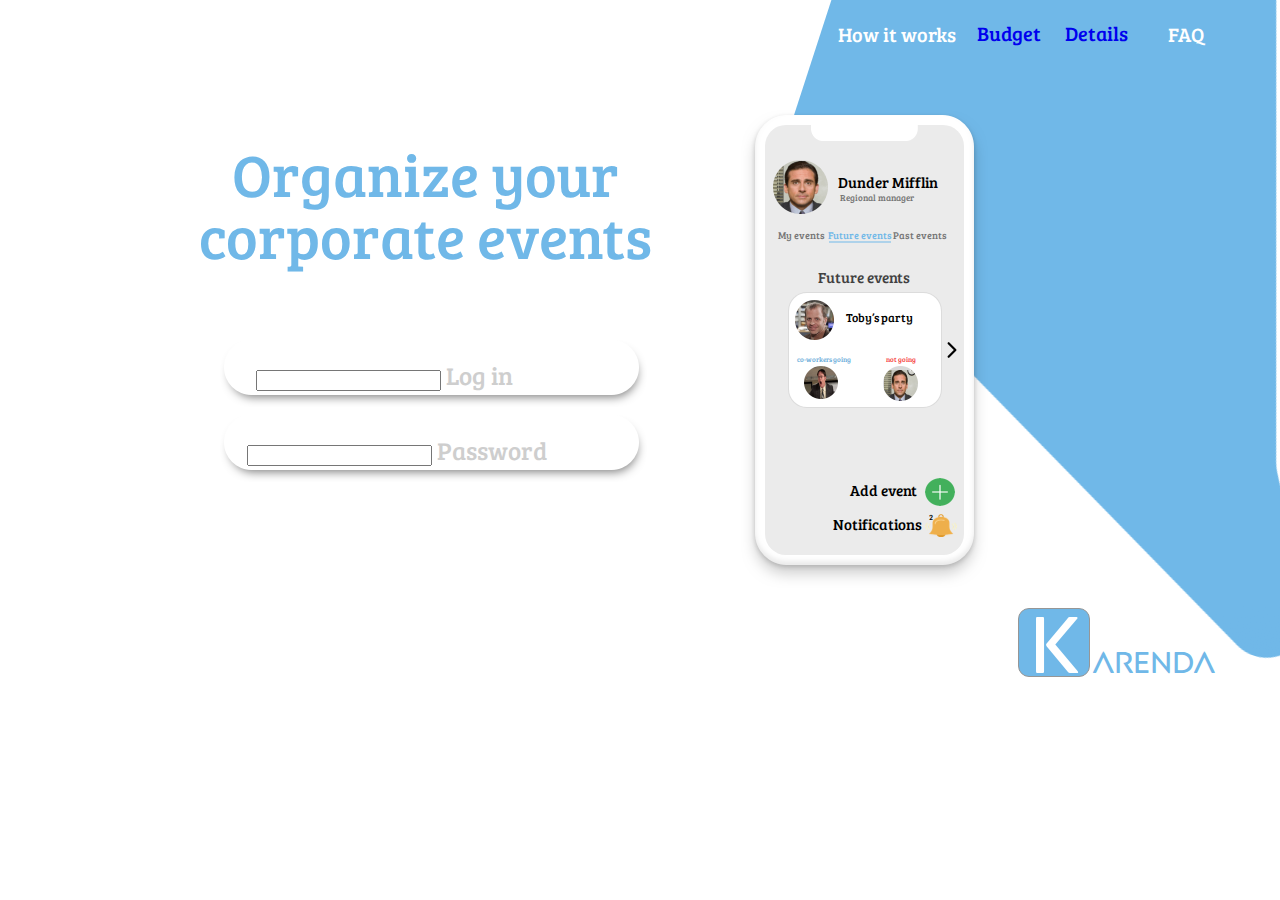
<file: public/landingpage.html>
<!DOCTYPE html>
<html>
    <head>
        <link href="./img/favicon.png" rel="shortcut icon"/>
        <meta charset="utf-8"/>
        <meta content="width=1200, maximum-scale=1.0" name="viewport"/>
        <link href="./css/landingPage.css" rel="stylesheet" type="text/css"/>
        <meta content="Launchpad by Anima" name="author">
        <title> Karenda </title>
        </meta>
    </head>
    <body style="margin: 0;
 background: rgba(255, 255, 255, 1.0);">
        <input id="anPageName" name="page" type="hidden" value="landingpage"/>
        <div class="landingpage">
            <div style="width: 1200px; height: 100%; position:relative; margin:auto;">
                <img anima-src="./img/landing-page-polygon.png" class="polygon" src="[data-uri]"/>
                <div class="organizeyourcorpor">
                    Organize your corporate events
                </div>
                <div class="group">
                    <img anima-src="./img/landing-page-rectangle-2-1.png" class="rectangle2" src="[data-uri]"/>
                </div>
                <div class="login"> <input type="text">
                    Log in
                </div>
                <div class="groupcopy2">
                    <img anima-src="./img/landing-page-rectangle-2-1.png" class="rectangle2" src="[data-uri]"/>
                </div>
                <img anima-src="./img/landing-page-font-awesome4-7-0envelope-o@2x.png" class="fontawesome470envelopeo" src="[data-uri]"/>
                <div class="white">
                    <img anima-src="./img/landing-page-base.png" class="base" src="[data-uri]"/>
                    <div class="mask">
                    </div>
                    <img anima-src="./img/landing-page-bar@2x.png" class="bar" src="[data-uri]"/>
                </div>
                <div class="password"> <input type="password">
                    Password
                </div>
                <img anima-src="./img/landing-page-alarm@2x.png" class="alarm" src="[data-uri]"/>
                <div class="dundermifflin">
                    Dunder Mifflin
                </div>
                <div class="about">
                    How it works <br />
                </div>
                <div class="contact">
                    <a href="details.html"> Details </a>
                </div>
                <div class="prices">
                    <a href="budget.html"> Budget </a> <br /> <br />
                </div>
                <div class="faq">
                    FAQ<br /> <br />
                </div>
                <div class="group2">
                    <div class="rectangle">
                    </div>
                    <div class="notgoing">
                        not going
                    </div>
                    <div class="coworkersgoing">
                        co-workers going
                    </div>
                    <div class="a2">
                        2
                    </div>
                    <div class="download">
                        <img anima-src="./img/landing-page-download@2x.png" class="download1" src="[data-uri]"/>
                    </div>
                    <div class="tobyu2019sparty">
                        Toby’s party
                    </div>
                    <div class="screenshot20190514at92233pmcopy2">
                        <img anima-src="./img/landing-page-screen-shot-2019-05-14-at-92233-pm-copy-2@2x.png" class="screenshot20190514at92233pmcopy21" src="[data-uri]"/>
                    </div>
                    <div class="screenshot20190514at92233pmcopy">
                        <img anima-src="./img/landing-page-screen-shot-2019-05-14-at-92233-pm-copy@2x.png" class="screenshot20190514at92233pmcopy1" src="[data-uri]"/>
                    </div>
                </div>
                <div class="myevents">
                    My events
                </div>
                <img anima-src="./img/landing-page-line@2x.png" class="line" src="[data-uri]"/>
                <div class="futureevents">
                    Future events
                </div>
                <div class="pastevents">
                    Past events
                </div>
                <div class="regionalmanager">
                    Regional manager
                </div>
                <div class="futureevents1">
                    Future events<br />
                </div>
                <div class="group2copy">
                    <img anima-src="./img/artboard-plus@2x.png" class="plus" src="[data-uri]"/>
                </div>
                <div class="addevent">
                    Add event
                </div>
                <img anima-src="./img/landing-page-arrow-point-to-right-1@2x.png" class="arrowpointtoright1" src="[data-uri]"/>
                <div class="notifications">
                    <span class="span1">Notifications</span><span class="span2"> </span>
                </div>
                <div class="groupcopy">
                    <div class="rectangle">
                    </div>
                    <div class="k">
                        K
                    </div>
                    <div class="arenda">
                        arenda
                    </div>
                </div>
                <div class="toby">
                    <img anima-src="./img/landing-page-toby@2x.png" class="toby1" src="[data-uri]"/>
                </div>
            </div>
        </div>
        <!-- Scripts -->
        <script>
            anima_isHidden = function(e) {
                if (!(e instanceof HTMLElement)) return !1;
                if (getComputedStyle(e).display == "none") return !0; else if (e.parentNode && anima_isHidden(e.parentNode)) return !0;
                return !1;
            };
            anima_loadAsyncSrcForTag = function(tag) {
                var elements = document.getElementsByTagName(tag);
                var toLoad = [];
                for (var i = 0; i < elements.length; i++) {
                    var e = elements[i];
                    var src = e.getAttribute("src");
                    var loaded = (src != undefined && src.length > 0 && src != '[data-uri]');
                    if (loaded) continue;
                    var asyncSrc = e.getAttribute("anima-src");
                    if (asyncSrc == undefined || asyncSrc.length == 0) continue;
                    if (anima_isHidden(e)) continue;
                    toLoad.push(e);
                }
                toLoad.sort(function(a, b) {
                    return anima_getTop(a) - anima_getTop(b);
                });
                for (var i = 0; i < toLoad.length; i++) {
                    var e = toLoad[i];
                    var asyncSrc = e.getAttribute("anima-src");
                    e.setAttribute("src", asyncSrc);
                }
            };
            anima_pauseHiddenVideos = function(tag) {
                var elements = document.getElementsByTagName("video");
                for (var i = 0; i < elements.length; i++) {
                    var e = elements[i];
                    var isPlaying = !!(e.currentTime > 0 && !e.paused && !e.ended && e.readyState > 2);
                    var isHidden = anima_isHidden(e);
                    if (!isPlaying && !isHidden && e.getAttribute("autoplay") == "autoplay") {
                        e.play();
                    } else if (isPlaying && isHidden) {
                        e.pause();
                    }
                }
            };
            anima_loadAsyncSrc = function(tag) {
                anima_loadAsyncSrcForTag("img");
                anima_loadAsyncSrcForTag("iframe");
                anima_loadAsyncSrcForTag("video");
                anima_pauseHiddenVideos();
            };
            var anima_getTop = function(e) {
                var top = 0;
                do {
                    top += e.offsetTop || 0;
                    e = e.offsetParent;
                } while (e);
                return top;
            };
            anima_loadAsyncSrc();
            anima_old_onResize = window.onresize;
            anima_new_onResize = undefined;
            anima_updateOnResize = function() {
                if (anima_new_onResize == undefined || window.onresize != anima_new_onResize) {
                    anima_new_onResize = function(x) {
                        if (anima_old_onResize != undefined) anima_old_onResize(x);
                        anima_loadAsyncSrc();
                    };
                    window.onresize = anima_new_onResize;
                    setTimeout(function() {
                        anima_updateOnResize();
                    }, 3000);
                }
            };
            anima_updateOnResize();
            setTimeout(function() {
                anima_loadAsyncSrc();
            }, 200);
        </script>
        <!-- End of Scripts -->
    </body>
</html>
</file>
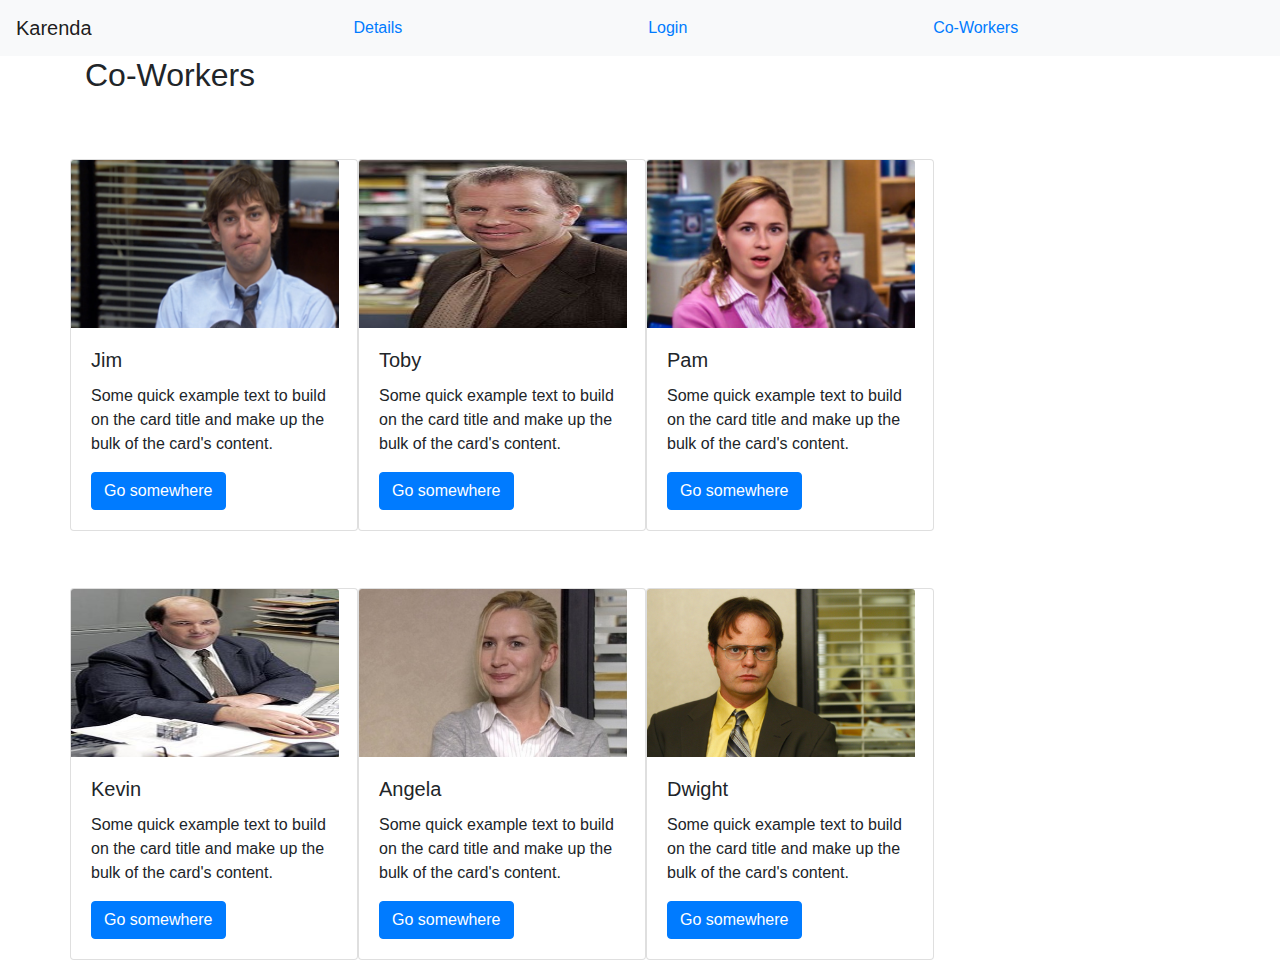
<file: public/html/co-worker.html>
<!DOCTYPE html>
<html lang="en">
<head>
    <meta charset="UTF-8">
    <meta name="viewport" content="width=device-width, initial-scale=1.0">
    <meta http-equiv="X-UA-Compatible" content="ie=edge">
    <link rel="stylesheet" href="https://stackpath.bootstrapcdn.com/bootstrap/4.3.1/css/bootstrap.min.css" integrity="sha384-ggOyR0iXCbMQv3Xipma34MD+dH/1fQ784/j6cY/iJTQUOhcWr7x9JvoRxT2MZw1T" crossorigin="anonymous">
    <link rel="stylesheet" href="../css/index.css">

    <title>Document</title>
</head>
<body>

        <nav class="navbar navbar-light bg-light ">
                <a href="./index.html" class="navbar-brand">Karenda</a>
            <a href="../public/details.html">Details</a>
            <a href="../public/landingpage.html">Login</a>
            <a href="../html/co-worker.html">Co-Workers</a>
                <form class="form-inline">
                        
                              
                              <!-- Modal -->
                              <div  class="modal fade" id="basicExampleModal" tabindex="-1" role="dialog" aria-labelledby="exampleModalLabel"
                                aria-hidden="true">
                                <div class="modal-dialog" role="document">
                                  <div class="modal-content">
                                    <div class="modal-header">
                                     
                                    </div>
                                    </div>
                                
                                  </div>
                                </div>
                              </div>
                </form>
              </nav>




       <div class="container">
           <h2>Co-Workers</h2>
           <div class="row">
               
                <div class="Coworker card" style="width: 18rem;">
                        <img class="card-img-top" src="../jim.jpg" alt="Card image cap">
                        <div class="card-body">
                          <h5 class="card-title">Jim</h5>
                          <p class="card-text">Some quick example text to build on the card title and make up the bulk of the card's content.</p>
                          <a href="#" class="btn btn-primary">Go somewhere</a>
                        </div>
                      </div>

                      <div class="Coworker card" style="width: 18rem;">
                            <img class="card-img-top" src="../toby.jpg" alt="Card image cap">
                            <div class="card-body">
                              <h5 class="card-title">Toby</h5>
                              <p class="card-text">Some quick example text to build on the card title and make up the bulk of the card's content.</p>
                              <a href="#" class="btn btn-primary">Go somewhere</a>
                            </div>
                          </div>

                          <div class="Coworker card" style="width: 18rem;">
                                <img class="card-img-top" src="../pam.jpg" alt="Card image cap">
                                <div class="card-body">
                                  <h5 class="card-title">Pam</h5>
                                  <p class="card-text">Some quick example text to build on the card title and make up the bulk of the card's content.</p>
                                  <a href="#" class="btn btn-primary">Go somewhere</a>
                                </div>
                              </div>

                              <div class="Coworker card" style="width: 18rem;">
                                    <img class="card-img-top" src="../kevin.jpg" alt="Card image cap">
                                    <div class="card-body">
                                      <h5 class="card-title">Kevin</h5>
                                      <p class="card-text">Some quick example text to build on the card title and make up the bulk of the card's content.</p>
                                      <a href="#" class="btn btn-primary">Go somewhere</a>
                                    </div>
                                  </div>

                                  <div class="Coworker card" style="width: 18rem;">
                                        <img class="card-img-top" src="../angelaoffice2.jpg" alt="Card image cap">
                                        <div class="card-body">
                                          <h5 class="card-title">Angela</h5>
                                          <p class="card-text">Some quick example text to build on the card title and make up the bulk of the card's content.</p>
                                          <a href="#" class="btn btn-primary">Go somewhere</a>
                                        </div>
                                      </div>
                                      <div class="Coworker card" style="width: 18rem;">
                                            <img class="card-img-top" src="../dwight.png" alt="Card image cap">
                                            <div class="card-body">
                                              <h5 class="card-title">Dwight</h5>
                                              <p class="card-text">Some quick example text to build on the card title and make up the bulk of the card's content.</p>
                                              <a href="#" class="btn btn-primary">Go somewhere</a>
                                            </div>
                                          </div>


           </div>
       </div>
</body>
</html>
</file>
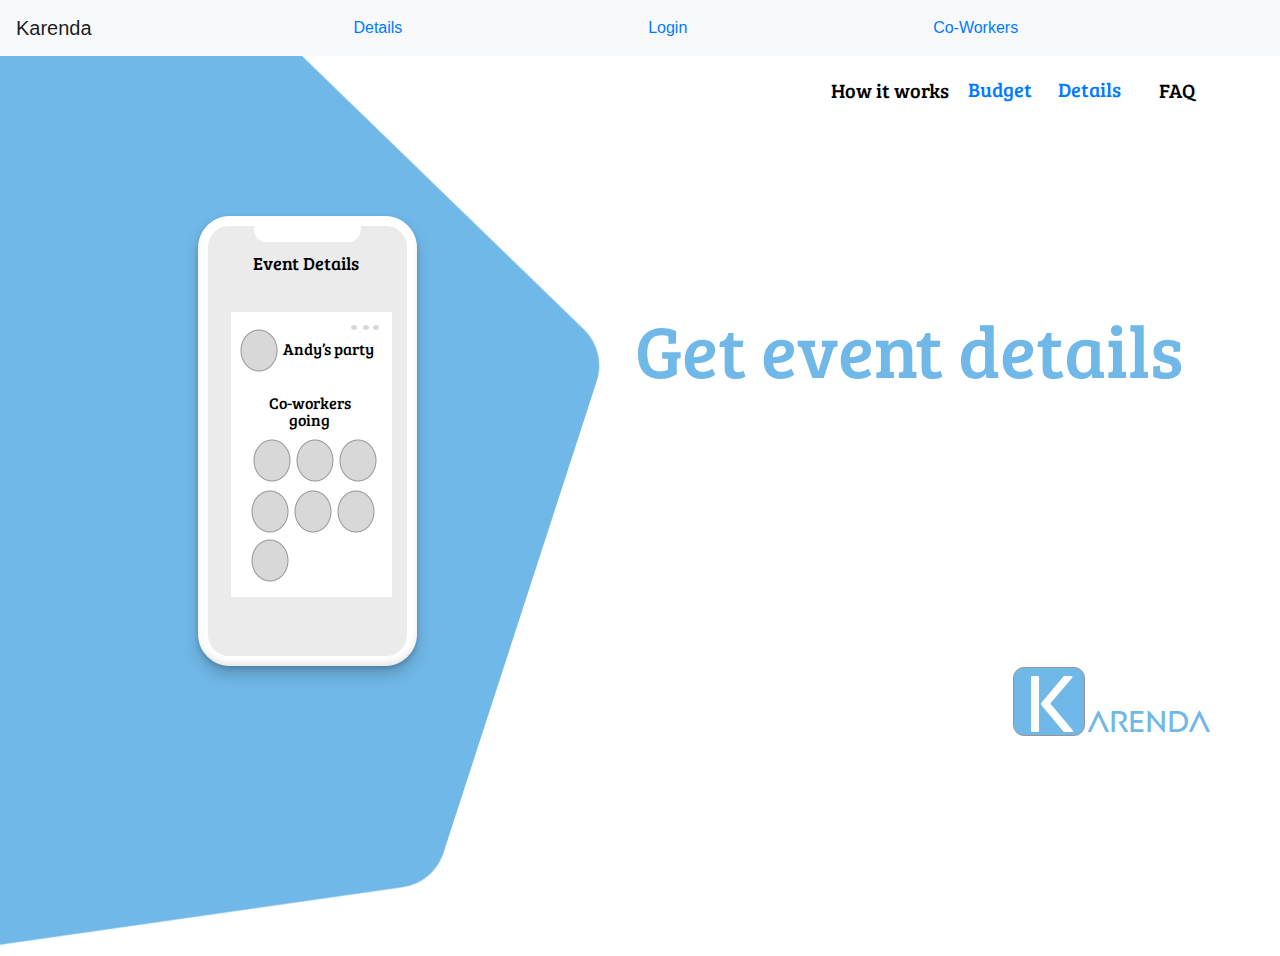
<file: public/public/details.html>
<!DOCTYPE html>
<html>
    <head>
        <link href="./img/favicon.png" rel="shortcut icon"/>
        <meta charset="utf-8"/>
        <meta content="width=1200, maximum-scale=1.0" name="viewport"/>
        <link rel="stylesheet" href="https://stackpath.bootstrapcdn.com/bootstrap/4.3.1/css/bootstrap.min.css" integrity="sha384-ggOyR0iXCbMQv3Xipma34MD+dH/1fQ784/j6cY/iJTQUOhcWr7x9JvoRxT2MZw1T" crossorigin="anonymous">
        <link href="./css/artboardCopy.css" rel="stylesheet" type="text/css"/>
        <meta content="Launchpad by Anima" name="author">
        <title> Karenda </title>
        </meta>
    </head>
    <body style="margin: 0;
 background: rgba(255, 255, 255, 1.0);">


<nav class="navbar navbar-light bg-light ">
    <a href="../html/index.html" class="navbar-brand">Karenda</a>
    <a href="../public/details.html">Details</a>
    <a href="../public/landingpage.html">Login</a>
    <a href="../html/co-worker.html">Co-Workers</a>
    <form class="form-inline">
         
                  
                  <!-- Modal -->
                  <div  class="modal fade" id="basicExampleModal" tabindex="-1" role="dialog" aria-labelledby="exampleModalLabel"
                    aria-hidden="true">
                    <div class="modal-dialog" role="document">
                      <div class="modal-content">
                        <div class="modal-header">
                          <h5 class="modal-title" id="exampleModalLabel">Modal title</h5>
                          <button type="button" class="close" data-dismiss="modal" aria-label="Close">
                            <span aria-hidden="true">&times;</span>
                          </button>
                        </div>
                        <div class="modal-body">
                                <div class="input-group">
                                        <div class="input-group-prepend">
                                          <span class="input-group-text" id="">Type in date and last name</span>
                                        </div>
                                        <input id="input-1" type="text" placeholder="Date: mm/dd/yyyy" class="form-control">
                                        <input id="input-2" type="text" placeholder="Description of Events" class="form-control">
                                      </div>
                        </div>
                        <div class="modal-footer">
                          <button type="button" class="btn btn-secondary" data-dismiss="modal">Close</button>
                          <button type="button" id="submit" class="btn btn-primary">Save changes</button>
                        </div>
                      </div>
                    </div>
                  </div>
    </form>
  </nav>
        <input id="anPageName" name="page" type="hidden" value="artboardcopy"/>
        <div class="artboardcopy">
            <div style="width: 1200px; height: 100%; position:relative; margin:auto;">
                <img anima-src="./img/artboard-copy-polygon-copy.png" class="polygoncopy" src="[data-uri]"/>
                <div class="group">
                    <div class="rectangle">
                    </div>
                    <div class="k">
                        K
                    </div>
                    <div class="arenda">
                        arenda
                    </div>
                </div>
                <div class="whitecopy">
                    <img anima-src="./img/landing-page-base.png" class="base" src="[data-uri]"/>
                    <div class="mask">
                    </div>
                    <img anima-src="./img/landing-page-bar@2x.png" class="bar" src="[data-uri]"/>
                </div>
                <div class="rectanglecopy2">
                </div>
                <img anima-src="./img/artboard-copy-oval@2x.png" class="oval" src="[data-uri]"/>
                <img anima-src="./img/artboard-copy-oval@2x.png" class="ovalcopy" src="[data-uri]"/>
                <img anima-src="./img/artboard-copy-oval@2x.png" class="ovalcopy2" src="[data-uri]"/>
                <div class="geteventdetails">
                    Get event details
                </div>
                <div class="aboutcopy">
                    How it works <br />
                </div>
                <div class="contactcopy">
                    <a href="details.html"> Details </a>
                </div>
                <div class="pricescopy">
                    <a href="budget.html"> Budget </a> <br /> <br />
                </div>
                <div class="faqcopy">
                    FAQ<br /> <br />
                </div>
                <div class="eventdetails">
                    <span class="span1">Event Details</span><span class="span2"> </span>
                </div>
                <img anima-src="./img/artboard-copy-oval-copy-3@2x.png" class="oval1" src="[data-uri]"/>
                <img anima-src="./img/artboard-copy-oval-copy-3@2x.png" class="ovalcopy8" src="[data-uri]"/>
                <div class="andyu2019sparty">
                    Andy’s party
                </div>
                <img anima-src="./img/artboard-copy-oval-copy-3@2x.png" class="ovalcopy4" src="[data-uri]"/>
                <img anima-src="./img/artboard-copy-oval-copy-3@2x.png" class="ovalcopy3" src="[data-uri]"/>
                <img anima-src="./img/artboard-copy-oval-copy-3@2x.png" class="ovalcopy6" src="[data-uri]"/>
                <img anima-src="./img/artboard-copy-oval-copy-3@2x.png" class="ovalcopy9" src="[data-uri]"/>
                <img anima-src="./img/artboard-copy-oval-copy-3@2x.png" class="ovalcopy5" src="[data-uri]"/>
                <img anima-src="./img/artboard-copy-oval-copy-3@2x.png" class="ovalcopy7" src="[data-uri]"/>
                <div class="going">
                    <span class="span1">going</span><span class="span2"> </span>
                </div>
                <div class="coworkers">
                    Co-workers
                </div>
            </div>
        </div>
        <!-- Scripts -->
        <script>
            anima_isHidden = function(e) {
                if (!(e instanceof HTMLElement)) return !1;
                if (getComputedStyle(e).display == "none") return !0; else if (e.parentNode && anima_isHidden(e.parentNode)) return !0;
                return !1;
            };
            anima_loadAsyncSrcForTag = function(tag) {
                var elements = document.getElementsByTagName(tag);
                var toLoad = [];
                for (var i = 0; i < elements.length; i++) {
                    var e = elements[i];
                    var src = e.getAttribute("src");
                    var loaded = (src != undefined && src.length > 0 && src != '[data-uri]');
                    if (loaded) continue;
                    var asyncSrc = e.getAttribute("anima-src");
                    if (asyncSrc == undefined || asyncSrc.length == 0) continue;
                    if (anima_isHidden(e)) continue;
                    toLoad.push(e);
                }
                toLoad.sort(function(a, b) {
                    return anima_getTop(a) - anima_getTop(b);
                });
                for (var i = 0; i < toLoad.length; i++) {
                    var e = toLoad[i];
                    var asyncSrc = e.getAttribute("anima-src");
                    e.setAttribute("src", asyncSrc);
                }
            };
            anima_pauseHiddenVideos = function(tag) {
                var elements = document.getElementsByTagName("video");
                for (var i = 0; i < elements.length; i++) {
                    var e = elements[i];
                    var isPlaying = !!(e.currentTime > 0 && !e.paused && !e.ended && e.readyState > 2);
                    var isHidden = anima_isHidden(e);
                    if (!isPlaying && !isHidden && e.getAttribute("autoplay") == "autoplay") {
                        e.play();
                    } else if (isPlaying && isHidden) {
                        e.pause();
                    }
                }
            };
            anima_loadAsyncSrc = function(tag) {
                anima_loadAsyncSrcForTag("img");
                anima_loadAsyncSrcForTag("iframe");
                anima_loadAsyncSrcForTag("video");
                anima_pauseHiddenVideos();
            };
            var anima_getTop = function(e) {
                var top = 0;
                do {
                    top += e.offsetTop || 0;
                    e = e.offsetParent;
                } while (e);
                return top;
            };
            anima_loadAsyncSrc();
            anima_old_onResize = window.onresize;
            anima_new_onResize = undefined;
            anima_updateOnResize = function() {
                if (anima_new_onResize == undefined || window.onresize != anima_new_onResize) {
                    anima_new_onResize = function(x) {
                        if (anima_old_onResize != undefined) anima_old_onResize(x);
                        anima_loadAsyncSrc();
                    };
                    window.onresize = anima_new_onResize;
                    setTimeout(function() {
                        anima_updateOnResize();
                    }, 3000);
                }
            };
            anima_updateOnResize();
            setTimeout(function() {
                anima_loadAsyncSrc();
            }, 200);
        </script>
        <!-- End of Scripts -->
    </body>
</html>
</file>
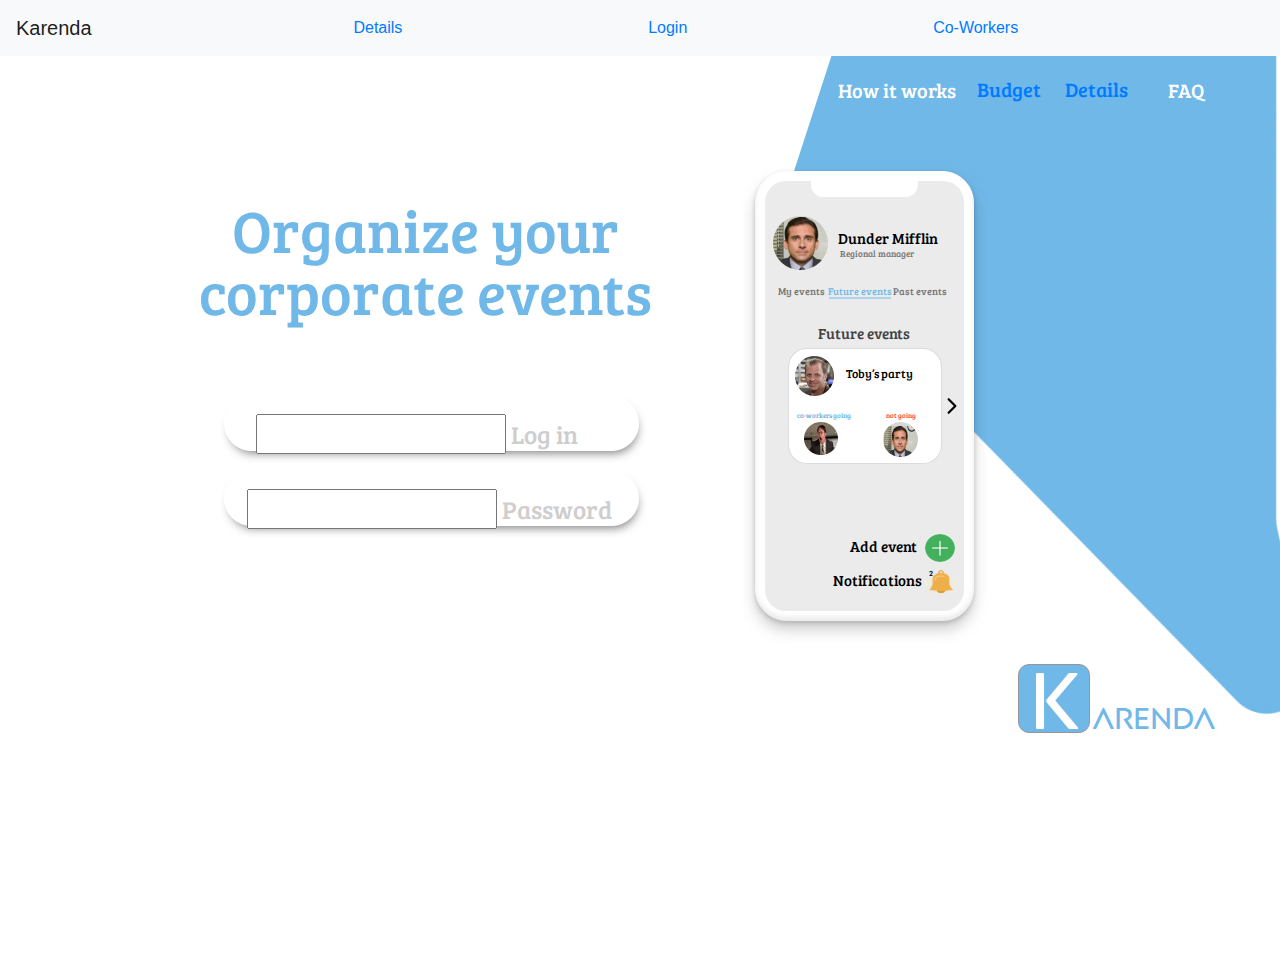
<file: public/public/landingpage.html>
<!DOCTYPE html>
<html>
    <head>
        <link href="./img/favicon.png" rel="shortcut icon"/>
        <meta charset="utf-8"/>
        <meta content="width=1200, maximum-scale=1.0" name="viewport"/>
        <link rel="stylesheet" href="https://stackpath.bootstrapcdn.com/bootstrap/4.3.1/css/bootstrap.min.css" integrity="sha384-ggOyR0iXCbMQv3Xipma34MD+dH/1fQ784/j6cY/iJTQUOhcWr7x9JvoRxT2MZw1T" crossorigin="anonymous">
        <link href="./css/landingPage.css" rel="stylesheet" type="text/css"/>
        <meta content="Launchpad by Anima" name="author">
        <title> Karenda </title>
        </meta>
    </head>
    <body style="margin: 0;
    
 background: rgba(255, 255, 255, 1.0);">
 
 <nav class="navbar navbar-light bg-light ">
    <a href="../html/index.html" class="navbar-brand">Karenda</a>
    <a href="../public/details.html">Details</a>
    <a href="../public/landingpage.html">Login</a>
    <a href="../html/co-worker.html">Co-Workers</a>
    <form class="form-inline">
            
                  
                  <!-- Modal -->
                  <div  class="modal fade" id="basicExampleModal" tabindex="-1" role="dialog" aria-labelledby="exampleModalLabel"
                    aria-hidden="true">
                    <div class="modal-dialog" role="document">
                      <div class="modal-content">
                        <div class="modal-header">
                          <h5 class="modal-title" id="exampleModalLabel">Modal title</h5>
                          <button type="button" class="close" data-dismiss="modal" aria-label="Close">
                            <span aria-hidden="true">&times;</span>
                          </button>
                        </div>
                        <div class="modal-body">
                                <div class="input-group">
                                        <div class="input-group-prepend">
                                          <span class="input-group-text" id="">Type in date and last name</span>
                                        </div>
                                        <input id="input-1" type="text" placeholder="Date: mm/dd/yyyy" class="form-control">
                                        <input id="input-2" type="text" placeholder="Description of Events" class="form-control">
                                      </div>
                        </div>
                        <div class="modal-footer">
                          <button type="button" class="btn btn-secondary" data-dismiss="modal">Close</button>
                          <button type="button" id="submit" class="btn btn-primary">Save changes</button>
                        </div>
                      </div>
                    </div>
                  </div>
    </form>
  </nav>
        <input id="anPageName" name="page" type="hidden" value="landingpage"/>
        <div class="landingpage">
            <div style="width: 1200px; height: 100%; position:relative; margin:auto;">
                <img anima-src="./img/landing-page-polygon.png" class="polygon" src="[data-uri]"/>
                <div class="organizeyourcorpor">
                    Organize your corporate events
                </div>
                <div class="group">
                    <img anima-src="./img/landing-page-rectangle-2-1.png" class="rectangle2" src="[data-uri]"/>
                </div>
                <div class="login"> <input type="text">
                    Log in
                </div>
                <div class="groupcopy2">
                    <img anima-src="./img/landing-page-rectangle-2-1.png" class="rectangle2" src="[data-uri]"/>
                </div>
                <img anima-src="./img/landing-page-font-awesome4-7-0envelope-o@2x.png" class="fontawesome470envelopeo" src="[data-uri]"/>
                <div class="white">
                    <img anima-src="./img/landing-page-base.png" class="base" src="[data-uri]"/>
                    <div class="mask">
                    </div>
                    <img anima-src="./img/landing-page-bar@2x.png" class="bar" src="[data-uri]"/>
                </div>
                <div class="password"> <input type="password">
                    Password
                </div>
                <img anima-src="./img/landing-page-alarm@2x.png" class="alarm" src="[data-uri]"/>
                <div class="dundermifflin">
                    Dunder Mifflin
                </div>
                <div class="about">
                    How it works <br />
                </div>
                <div class="contact">
                    <a href="details.html"> Details </a>
                </div>
                <div class="prices">
                    <a href="budget.html"> Budget </a> <br /> <br />
                </div>
                <div class="faq">
                    FAQ<br /> <br />
                </div>
                <div class="group2">
                    <div class="rectangle">
                    </div>
                    <div class="notgoing">
                        not going
                    </div>
                    <div class="coworkersgoing">
                        co-workers going
                    </div>
                    <div class="a2">
                        2
                    </div>
                    <div class="download">
                        <img anima-src="./img/landing-page-download@2x.png" class="download1" src="[data-uri]"/>
                    </div>
                    <div class="tobyu2019sparty">
                        Toby’s party
                    </div>
                    <div class="screenshot20190514at92233pmcopy2">
                        <img anima-src="./img/landing-page-screen-shot-2019-05-14-at-92233-pm-copy-2@2x.png" class="screenshot20190514at92233pmcopy21" src="[data-uri]"/>
                    </div>
                    <div class="screenshot20190514at92233pmcopy">
                        <img anima-src="./img/landing-page-screen-shot-2019-05-14-at-92233-pm-copy@2x.png" class="screenshot20190514at92233pmcopy1" src="[data-uri]"/>
                    </div>
                </div>
                <div class="myevents">
                    My events
                </div>
                <img anima-src="./img/landing-page-line@2x.png" class="line" src="[data-uri]"/>
                <div class="futureevents">
                    Future events
                </div>
                <div class="pastevents">
                    Past events
                </div>
                <div class="regionalmanager">
                    Regional manager
                </div>
                <div class="futureevents1">
                    Future events<br />
                </div>
                <div class="group2copy">
                    <img anima-src="./img/artboard-plus@2x.png" class="plus" src="[data-uri]"/>
                </div>
                <div class="addevent">
                    Add event
                </div>
                <img anima-src="./img/landing-page-arrow-point-to-right-1@2x.png" class="arrowpointtoright1" src="[data-uri]"/>
                <div class="notifications">
                    <span class="span1">Notifications</span><span class="span2"> </span>
                </div>
                <div class="groupcopy">
                    <div class="rectangle">
                    </div>
                    <div class="k">
                        K
                    </div>
                    <div class="arenda">
                        arenda
                    </div>
                </div>
                <div class="toby">
                    <img anima-src="./img/landing-page-toby@2x.png" class="toby1" src="[data-uri]"/>
                </div>
            </div>
        </div>
        <!-- Scripts -->
        <script>
            anima_isHidden = function(e) {
                if (!(e instanceof HTMLElement)) return !1;
                if (getComputedStyle(e).display == "none") return !0; else if (e.parentNode && anima_isHidden(e.parentNode)) return !0;
                return !1;
            };
            anima_loadAsyncSrcForTag = function(tag) {
                var elements = document.getElementsByTagName(tag);
                var toLoad = [];
                for (var i = 0; i < elements.length; i++) {
                    var e = elements[i];
                    var src = e.getAttribute("src");
                    var loaded = (src != undefined && src.length > 0 && src != '[data-uri]');
                    if (loaded) continue;
                    var asyncSrc = e.getAttribute("anima-src");
                    if (asyncSrc == undefined || asyncSrc.length == 0) continue;
                    if (anima_isHidden(e)) continue;
                    toLoad.push(e);
                }
                toLoad.sort(function(a, b) {
                    return anima_getTop(a) - anima_getTop(b);
                });
                for (var i = 0; i < toLoad.length; i++) {
                    var e = toLoad[i];
                    var asyncSrc = e.getAttribute("anima-src");
                    e.setAttribute("src", asyncSrc);
                }
            };
            anima_pauseHiddenVideos = function(tag) {
                var elements = document.getElementsByTagName("video");
                for (var i = 0; i < elements.length; i++) {
                    var e = elements[i];
                    var isPlaying = !!(e.currentTime > 0 && !e.paused && !e.ended && e.readyState > 2);
                    var isHidden = anima_isHidden(e);
                    if (!isPlaying && !isHidden && e.getAttribute("autoplay") == "autoplay") {
                        e.play();
                    } else if (isPlaying && isHidden) {
                        e.pause();
                    }
                }
            };
            anima_loadAsyncSrc = function(tag) {
                anima_loadAsyncSrcForTag("img");
                anima_loadAsyncSrcForTag("iframe");
                anima_loadAsyncSrcForTag("video");
                anima_pauseHiddenVideos();
            };
            var anima_getTop = function(e) {
                var top = 0;
                do {
                    top += e.offsetTop || 0;
                    e = e.offsetParent;
                } while (e);
                return top;
            };
            anima_loadAsyncSrc();
            anima_old_onResize = window.onresize;
            anima_new_onResize = undefined;
            anima_updateOnResize = function() {
                if (anima_new_onResize == undefined || window.onresize != anima_new_onResize) {
                    anima_new_onResize = function(x) {
                        if (anima_old_onResize != undefined) anima_old_onResize(x);
                        anima_loadAsyncSrc();
                    };
                    window.onresize = anima_new_onResize;
                    setTimeout(function() {
                        anima_updateOnResize();
                    }, 3000);
                }
            };
            anima_updateOnResize();
            setTimeout(function() {
                anima_loadAsyncSrc();
            }, 200);
        </script>
        <!-- End of Scripts -->
    </body>
</html>
</file>
<file: public/css/index.css>
body .container .Coworker img {
  width: 268px;
  height: 168px;
}
#output {
  display: flex;
  margin: 0 auto;
  flex-wrap: wrap;
  width: 80%;
}
.hey {
  width: 45%;
  margin-top: 5%;
  padding: 2%;
  border: solid black 2px;
  margin-right: 5%;
}
.myButton {
  height: 200px;
  background-color: red;
}
.account {
  flex-direction: column;
  background-color: grey;
  height: 300px;
  display: flex;
}
.account img {
  margin-top: 5%;
  width: 40%;
  height: 20%;
  border-radius: 50%;
}
.account p {
  margin-left: 2%;
  font-size: 0.8rem;
  border-bottom: 1px solid black;
}
.account h2 {
  font-size: 1rem;
}
.account a {
  color: black;
}
.info {
  display: flex;
  height: 300px;
  background-color: #e74c3c;
  flex-wrap: wrap;
  font-size: 1rem;
}
.info h2 {
  margin-top: 15%;
  width: 100%;
  font-size: 1.5rem;
}
.card {
  margin-top: 5%;
}
.test {
  display: flex;
  justify-content: center;
}
</file>
<file: public/css/artboard.css>
@import url('https://fonts.googleapis.com/css?family=Bree+Serif:400');

@font-face {
                          font-family: "Posterama2001W04-Regular";
                          src: url('../fonts/Posterama 2001 W04 Regular.otf') format("opentype");
                        }
                        
.artboard {
  width               : 100%;
  min-width           : 1200px;
  height              : 100vh;
  min-height          : 700px;
  position            : relative;
  overflow            : hidden;
  margin              : 0px;
  -webkit-font-smoothing: antialiased;
  -moz-osx-font-smoothing: grayscale;
  background-color    : rgba(255, 255, 255, 1.0);
}
a {
  text-decoration     : none;
}
div {
  -webkit-text-size-adjust: none;
}
.anima-full-width-a {
  width               : 100%;
}
.anima-full-height-a {
  height              : 100%;
}
div {
  -webkit-text-size-adjust: none;
}
.artboard .polygoncopy {
  background-color    : rgba(255,255,255,0.0);
  top                 : 47px;
  height              : 1481px;
  width               : 1425px;
  position            : absolute;
  margin              : 0;
  left                : -755px;
  -ms-transform       : rotate(18deg); /* IE 9 */
  -webkit-transform   : rotate(18deg); /* Chrome, Safari, Opera */
  transform           : rotate(18deg);
}
.artboard .whitecopy {
  background-color    : rgba(255,255,255,0.0);
  top                 : 96px;
  height              : 478px;
  width               : 247px;
  position            : absolute;
  margin              : 0;
  left                : 275px;
  -ms-transform       : rotate(0deg); /* IE 9 */
  -webkit-transform   : rotate(0deg); /* Chrome, Safari, Opera */
  transform           : rotate(0deg);
}
.artboard .whitecopy .base {
  background-color    : rgba(255,255,255,0.0);
  top                 : 0px;
  height              : 478px;
  width               : 247px;
  position            : absolute;
  margin              : 0;
  left                : 0px;
  -ms-transform       : rotate(0deg); /* IE 9 */
  -webkit-transform   : rotate(0deg); /* Chrome, Safari, Opera */
  transform           : rotate(0deg);
}
.artboard .whitecopy .mask {
  background-color    : rgba(235, 235, 235, 1.0);
  top                 : 15px;
  height              : 430px;
  width               : 199px;
  position            : absolute;
  margin              : 0;
  left                : 24px;
  border-radius       : 21px;
  -ms-transform       : rotate(0deg); /* IE 9 */
  -webkit-transform   : rotate(0deg); /* Chrome, Safari, Opera */
  transform           : rotate(0deg);
}
.artboard .whitecopy .bar {
  background-color    : rgba(255,255,255,0.0);
  top                 : 15px;
  height              : 16px;
  width               : 107px;
  position            : absolute;
  margin              : 0;
  left                : 70px;
  -ms-transform       : rotate(0deg); /* IE 9 */
  -webkit-transform   : rotate(0deg); /* Chrome, Safari, Opera */
  transform           : rotate(0deg);
}
.artboard .rectangle {
  background-color    : rgba(254, 255, 254, 1.0);
  top                 : 297px;
  height              : 187px;
  width               : 161px;
  position            : absolute;
  margin              : 0;
  left                : 322px;
  -ms-transform       : rotate(0deg); /* IE 9 */
  -webkit-transform   : rotate(0deg); /* Chrome, Safari, Opera */
  transform           : rotate(0deg);
}
.artboard .todou2019s {
  background-color    : rgba(255,255,255,0.0);
  top                 : 412px;
  height              : auto;
  width               : auto;
  position            : absolute;
  margin              : 0;
  left                : 420px;
  -ms-transform       : rotate(0deg); /* IE 9 */
  -webkit-transform   : rotate(0deg); /* Chrome, Safari, Opera */
  transform           : rotate(0deg);
  font-family         : "Bree Serif", Helvetica, Arial, serif;
  font-weight         : 400;
  font-style          : normal;
  font-size           : 12.0px;
  color               : rgba(0, 0, 0, 1.0);
  text-align          : center;
  line-height         : 16.0px;
}
.artboard .add {
  background-color    : rgba(255,255,255,0.0);
  top                 : 412px;
  height              : auto;
  width               : auto;
  position            : absolute;
  margin              : 0;
  left                : 391px;
  -ms-transform       : rotate(0deg); /* IE 9 */
  -webkit-transform   : rotate(0deg); /* Chrome, Safari, Opera */
  transform           : rotate(0deg);
  font-family         : "Bree Serif", Helvetica, Arial, serif;
  font-weight         : 400;
  font-style          : normal;
  font-size           : 12.0px;
  color               : rgba(0, 0, 0, 1.0);
  text-align          : center;
  line-height         : 16.0px;
}
.artboard .rectangle1 {
  background-color    : rgba(255, 255, 255, 1.0);
  top                 : 257px;
  height              : 40px;
  width               : 161px;
  position            : absolute;
  margin              : 0;
  left                : 322px;
  -ms-transform       : rotate(0deg); /* IE 9 */
  -webkit-transform   : rotate(0deg); /* Chrome, Safari, Opera */
  transform           : rotate(0deg);
}
.artboard .rectanglecopy {
  background-color    : rgba(255, 255, 255, 1.0);
  top                 : 217px;
  height              : 40px;
  width               : 161px;
  position            : absolute;
  margin              : 0;
  left                : 322px;
  -ms-transform       : rotate(0deg); /* IE 9 */
  -webkit-transform   : rotate(0deg); /* Chrome, Safari, Opera */
  transform           : rotate(0deg);
}
.artboard .rectanglecopy2 {
  background-color    : rgba(255, 255, 255, 1.0);
  top                 : 177px;
  height              : 40px;
  width               : 161px;
  position            : absolute;
  margin              : 0;
  left                : 322px;
  -ms-transform       : rotate(0deg); /* IE 9 */
  -webkit-transform   : rotate(0deg); /* Chrome, Safari, Opera */
  transform           : rotate(0deg);
}
.artboard .time {
  background-color    : rgba(255,255,255,0.0);
  top                 : 271px;
  height              : auto;
  width               : 53px;
  position            : absolute;
  margin              : 0;
  left                : 317px;
  -ms-transform       : rotate(0deg); /* IE 9 */
  -webkit-transform   : rotate(0deg); /* Chrome, Safari, Opera */
  transform           : rotate(0deg);
  font-family         : "Bree Serif", Helvetica, Arial, serif;
  font-weight         : 400;
  font-style          : normal;
  font-size           : 12.0px;
  color               : rgba(0, 0, 0, 1.0);
  text-align          : center;
  line-height         : 16.0px;
}
.artboard .oval {
  background-color    : rgba(255,255,255,0.0);
  top                 : 316px;
  height              : 5px;
  width               : 6px;
  position            : absolute;
  margin              : 0;
  left                : 470px;
  -ms-transform       : rotate(0deg); /* IE 9 */
  -webkit-transform   : rotate(0deg); /* Chrome, Safari, Opera */
  transform           : rotate(0deg);
}
.artboard .ovalcopy {
  background-color    : rgba(255,255,255,0.0);
  top                 : 316px;
  height              : 5px;
  width               : 6px;
  position            : absolute;
  margin              : 0;
  left                : 462px;
  -ms-transform       : rotate(0deg); /* IE 9 */
  -webkit-transform   : rotate(0deg); /* Chrome, Safari, Opera */
  transform           : rotate(0deg);
}
.artboard .ovalcopy2 {
  background-color    : rgba(255,255,255,0.0);
  top                 : 316px;
  height              : 5px;
  width               : 6px;
  position            : absolute;
  margin              : 0;
  left                : 454px;
  -ms-transform       : rotate(0deg); /* IE 9 */
  -webkit-transform   : rotate(0deg); /* Chrome, Safari, Opera */
  transform           : rotate(0deg);
}
.artboard .group5 {
  background-color    : rgba(255,255,255,0.0);
  top                 : 348px;
  height              : 16px;
  width               : 22px;
  position            : absolute;
  margin              : 0;
  left                : 405px;
  -ms-transform       : rotate(0deg); /* IE 9 */
  -webkit-transform   : rotate(0deg); /* Chrome, Safari, Opera */
  transform           : rotate(0deg);
}
.artboard .group5 .rectangle5 {
  background-color    : rgba(255,255,255,0.0);
  top                 : 0px;
  height              : 16px;
  width               : 22px;
  position            : absolute;
  margin              : 0;
  left                : 0px;
  -ms-transform       : rotate(0deg); /* IE 9 */
  -webkit-transform   : rotate(0deg); /* Chrome, Safari, Opera */
  transform           : rotate(0deg);
}
.artboard .rectangle3 {
  background-color    : rgba(255,255,255,0.0);
  top                 : 366px;
  height              : 10px;
  width               : 135px;
  position            : absolute;
  margin              : 0;
  left                : 335px;
  border-radius       : 5px;
  -ms-transform       : rotate(0deg); /* IE 9 */
  -webkit-transform   : rotate(0deg); /* Chrome, Safari, Opera */
  transform           : rotate(0deg);
}
.artboard .rectangle3copy {
  background-color    : rgba(255,255,255,0.0);
  top                 : 366px;
  height              : 10px;
  width               : 53px;
  position            : absolute;
  margin              : 0;
  left                : 417px;
  -ms-transform       : rotate(0deg); /* IE 9 */
  -webkit-transform   : rotate(0deg); /* Chrome, Safari, Opera */
  transform           : rotate(0deg);
}
.artboard .addaneweventmana {
  background-color    : rgba(255,255,255,0.0);
  top                 : 237px;
  height              : auto;
  width               : auto;
  position            : absolute;
  margin              : 0;
  left                : 575px;
  -ms-transform       : rotate(0deg); /* IE 9 */
  -webkit-transform   : rotate(0deg); /* Chrome, Safari, Opera */
  transform           : rotate(0deg);
  font-family         : "Bree Serif", Helvetica, Arial, serif;
  font-weight         : 400;
  font-style          : normal;
  font-size           : 54.0px;
  color               : rgba(112, 184, 232, 1.0);
  text-align          : center;
  line-height         : 47.0px;
}
.artboard .addaneweventmana .span1 {
  line-height         : 73.0px;
}
.artboard .addaneweventmana .span2 {
  font-size           : 47.0px;
  line-height         : 64.0px;
}
.artboard .line5copy {
  background-color    : rgba(255,255,255,0.0);
  top                 : 297px;
  height              : 2px;
  width               : 163px;
  position            : absolute;
  margin              : 0;
  left                : 320px;
  -ms-transform       : rotate(0deg); /* IE 9 */
  -webkit-transform   : rotate(0deg); /* Chrome, Safari, Opera */
  transform           : rotate(0deg);
}
.artboard .line5copy2 {
  background-color    : rgba(255,255,255,0.0);
  top                 : 257px;
  height              : 2px;
  width               : 163px;
  position            : absolute;
  margin              : 0;
  left                : 320px;
  -ms-transform       : rotate(0deg); /* IE 9 */
  -webkit-transform   : rotate(0deg); /* Chrome, Safari, Opera */
  transform           : rotate(0deg);
}
.artboard .line5copy3 {
  background-color    : rgba(255,255,255,0.0);
  top                 : 218px;
  height              : 2px;
  width               : 161px;
  position            : absolute;
  margin              : 0;
  left                : 322px;
  -ms-transform       : rotate(0deg); /* IE 9 */
  -webkit-transform   : rotate(0deg); /* Chrome, Safari, Opera */
  transform           : rotate(0deg);
}
.artboard .name {
  background-color    : rgba(255,255,255,0.0);
  top                 : 191px;
  height              : auto;
  width               : auto;
  position            : absolute;
  margin              : 0;
  left                : 329px;
  -ms-transform       : rotate(0deg); /* IE 9 */
  -webkit-transform   : rotate(0deg); /* Chrome, Safari, Opera */
  transform           : rotate(0deg);
  font-family         : "Bree Serif", Helvetica, Arial, serif;
  font-weight         : 400;
  font-style          : normal;
  font-size           : 12.0px;
  color               : rgba(0, 0, 0, 1.0);
  text-align          : center;
  line-height         : 16.0px;
}
.artboard .budget {
  background-color    : rgba(255,255,255,0.0);
  top                 : 308px;
  height              : auto;
  width               : auto;
  position            : absolute;
  margin              : 0;
  left                : 328px;
  -ms-transform       : rotate(0deg); /* IE 9 */
  -webkit-transform   : rotate(0deg); /* Chrome, Safari, Opera */
  transform           : rotate(0deg);
  font-family         : "Bree Serif", Helvetica, Arial, serif;
  font-weight         : 400;
  font-style          : normal;
  font-size           : 12.0px;
  color               : rgba(0, 0, 0, 1.0);
  text-align          : center;
  line-height         : 16.0px;
}
.artboard .a3000 {
  background-color    : rgba(255,255,255,0.0);
  top                 : 350px;
  height              : auto;
  width               : auto;
  position            : absolute;
  margin              : 0;
  left                : 406px;
  -ms-transform       : rotate(0deg); /* IE 9 */
  -webkit-transform   : rotate(0deg); /* Chrome, Safari, Opera */
  transform           : rotate(0deg);
  font-family         : "Bree Serif", Helvetica, Arial, serif;
  font-weight         : 400;
  font-style          : normal;
  font-size           : 6.0px;
  color               : rgba(255, 255, 255, 1.0);
  text-align          : center;
  line-height         : 8.0px;
}
.artboard .line6 {
  background-color    : rgba(255,255,255,0.0);
  top                 : 397px;
  height              : 1px;
  width               : 161px;
  position            : absolute;
  margin              : 0;
  left                : 321px;
  -ms-transform       : rotate(0deg); /* IE 9 */
  -webkit-transform   : rotate(0deg); /* Chrome, Safari, Opera */
  transform           : rotate(0deg);
}
.artboard .aboutcopy {
  background-color    : rgba(255,255,255,0.0);
  top                 : 20px;
  height              : auto;
  width               : auto;
  position            : absolute;
  margin              : 0;
  left                : 791px;
  -ms-transform       : rotate(0deg); /* IE 9 */
  -webkit-transform   : rotate(0deg); /* Chrome, Safari, Opera */
  transform           : rotate(0deg);
  font-family         : "Bree Serif", Helvetica, Arial, serif;
  font-weight         : 400;
  font-style          : normal;
  font-size           : 20.0px;
  color               : rgba(0, 0, 0, 1.0);
  text-align          : center;
  line-height         : 28.0px;
}
.artboard .contactcopy {
  background-color    : rgba(255,255,255,0.0);
  top                 : 19px;
  height              : auto;
  width               : auto;
  position            : absolute;
  margin              : 0;
  left                : 1018px;
  -ms-transform       : rotate(0deg); /* IE 9 */
  -webkit-transform   : rotate(0deg); /* Chrome, Safari, Opera */
  transform           : rotate(0deg);
  font-family         : "Bree Serif", Helvetica, Arial, serif;
  font-weight         : 400;
  font-style          : normal;
  font-size           : 20.0px;
  color               : rgba(0, 0, 0, 1.0);
  text-align          : center;
  line-height         : 28.0px;
}
.artboard .pricescopy {
  background-color    : rgba(255,255,255,0.0);
  top                 : 19px;
  height              : auto;
  width               : auto;
  position            : absolute;
  margin              : 0;
  left                : 928px;
  -ms-transform       : rotate(0deg); /* IE 9 */
  -webkit-transform   : rotate(0deg); /* Chrome, Safari, Opera */
  transform           : rotate(0deg);
  font-family         : "Bree Serif", Helvetica, Arial, serif;
  font-weight         : 400;
  font-style          : normal;
  font-size           : 20.0px;
  color               : rgba(0, 0, 0, 1.0);
  text-align          : center;
  line-height         : 28.0px;
}
.artboard .faqcopy {
  background-color    : rgba(255,255,255,0.0);
  top                 : 20px;
  height              : auto;
  width               : auto;
  position            : absolute;
  margin              : 0;
  left                : 1119px;
  -ms-transform       : rotate(0deg); /* IE 9 */
  -webkit-transform   : rotate(0deg); /* Chrome, Safari, Opera */
  transform           : rotate(0deg);
  font-family         : "Bree Serif", Helvetica, Arial, serif;
  font-weight         : 400;
  font-style          : normal;
  font-size           : 20.0px;
  color               : rgba(0, 0, 0, 1.0);
  text-align          : center;
  line-height         : 28.0px;
}
.artboard .place {
  background-color    : rgba(255,255,255,0.0);
  top                 : 231px;
  height              : auto;
  width               : auto;
  position            : absolute;
  margin              : 0;
  left                : 329px;
  -ms-transform       : rotate(0deg); /* IE 9 */
  -webkit-transform   : rotate(0deg); /* Chrome, Safari, Opera */
  transform           : rotate(0deg);
  font-family         : "Bree Serif", Helvetica, Arial, serif;
  font-weight         : 400;
  font-style          : normal;
  font-size           : 12.0px;
  color               : rgba(0, 0, 0, 1.0);
  text-align          : center;
  line-height         : 16.0px;
}
.artboard .newevent {
  background-color    : rgba(255,255,255,0.0);
  top                 : 133px;
  height              : auto;
  width               : auto;
  position            : absolute;
  margin              : 0;
  left                : 343px;
  -ms-transform       : rotate(0deg); /* IE 9 */
  -webkit-transform   : rotate(0deg); /* Chrome, Safari, Opera */
  transform           : rotate(0deg);
  font-family         : "Bree Serif", Helvetica, Arial, serif;
  font-weight         : 400;
  font-style          : normal;
  font-size           : 22.0px;
  color               : rgba(0, 0, 0, 1.0);
  text-align          : center;
  line-height         : 30.0px;
}
.artboard .group2copy2 {
  background-color    : rgba(255,255,255,0.0);
  top                 : 408px;
  height              : 28px;
  width               : 30px;
  position            : absolute;
  margin              : 0;
  left                : 346px;
  -ms-transform       : rotate(0deg); /* IE 9 */
  -webkit-transform   : rotate(0deg); /* Chrome, Safari, Opera */
  transform           : rotate(0deg);
}
.artboard .group2copy2 .plus {
  background-color    : rgba(255,255,255,0.0);
  top                 : 0px;
  height              : 28px;
  width               : 30px;
  position            : absolute;
  margin              : 0;
  left                : 0px;
  -ms-transform       : rotate(0deg); /* IE 9 */
  -webkit-transform   : rotate(0deg); /* Chrome, Safari, Opera */
  transform           : rotate(0deg);
}
.artboard .groupcopy {
  background-color    : rgba(255,255,255,0.0);
  top                 : 595px;
  height              : 190px;
  width               : 310px;
  position            : absolute;
  margin              : 0;
  left                : 910px;
  -ms-transform       : rotate(0deg); /* IE 9 */
  -webkit-transform   : rotate(0deg); /* Chrome, Safari, Opera */
  transform           : rotate(0deg);
}
.artboard .groupcopy .rectangle2 {
  background-color    : rgba(112, 184, 232, 1.0);
  top                 : 14px;
  height              : 69px;
  box-sizing          : border-box;
  width               : 72px;
  position            : absolute;
  margin              : 0;
  left                : 66px;
  border-radius       : 11px;
  border-style        : solid;
  border-width        : 1px;
  border-color        : rgba(150, 150, 150, 1.0);
  -ms-transform       : rotate(0deg); /* IE 9 */
  -webkit-transform   : rotate(0deg); /* Chrome, Safari, Opera */
  transform           : rotate(0deg);
}
.artboard .groupcopy .k {
  background-color    : rgba(255,255,255,0.0);
  top                 : 0px;
  height              : auto;
  width               : 206px;
  position            : absolute;
  margin              : 0;
  left                : -1px;
  -ms-transform       : rotate(0deg); /* IE 9 */
  -webkit-transform   : rotate(0deg); /* Chrome, Safari, Opera */
  transform           : rotate(0deg);
  font-family         : "Posterama2001W04-Regular", Helvetica, Arial, serif;
  font-size           : 80.0px;
  color               : rgba(255, 255, 255, 1.0);
  text-align          : center;
  line-height         : 98.0px;
}
.artboard .groupcopy .arenda {
  background-color    : rgba(255,255,255,0.0);
  top                 : 49px;
  height              : auto;
  width               : 216px;
  position            : absolute;
  margin              : 0;
  left                : 94px;
  -ms-transform       : rotate(0deg); /* IE 9 */
  -webkit-transform   : rotate(0deg); /* Chrome, Safari, Opera */
  transform           : rotate(0deg);
  font-family         : "Posterama2001W04-Regular", Helvetica, Arial, serif;
  font-size           : 30.0px;
  color               : rgba(112, 184, 232, 1.0);
  text-align          : center;
  line-height         : 37.0px;
}
/* .anima-animate-appear prefix for appear animations */
.anima-animate-appear {
  opacity             : 0;
  display             : block;
  -webkit-animation   : anima-reveal 0.3s ease-in-out 1 normal forwards;
  -moz-animation      : anima-reveal 0.3s ease-in 1 normal forwards;
  -o-animation        : anima-reveal 0.3s ease-in-out 1 normal forwards;
  animation           : anima-reveal 0.3s ease-in-out 1 normal forwards;
}
.anima-animate-disappear {
  opacity             : 1;
  display             : block;
  -webkit-animation   : anima-reveal 0.3s ease-in-out 1 reverse forwards;
  -moz-animation      : anima-reveal 0.3s ease-in 1 normal forwards;
  -o-animation        : anima-reveal 0.3s ease-in-out 1 reverse forwards;
  animation           : anima-reveal 0.3s ease-in-out 1 reverse forwards;
}
.anima-animate-nodelay {
  -webkit-animation-delay: 0;
  -moz-animation-delay: 0;
  -o-animation-delay  : 0;
  animation-delay     : 0;
}
@-webkit-keyframes anima-reveal {
  0%
   
  {
      opacity: 0;
    }
  
    
  100%
   
  {
      opacity: 1;
    }
}
@-moz-keyframes anima-reveal {
  0%
   
  {
      opacity: 0;
    }
  
    
  100%
   
  {
      opacity: 1;
    }
}
@-o-keyframes anima-reveal {
  0%
   
  {
      opacity: 0;
    }
  
    
  100%
   
  {
      opacity: 1;
    }
}
@keyframes anima-reveal {
  0%
   
  {
      opacity: 0;
    }
  
    
  100%
   
  {
      opacity: 1;
    }
}
</file>
<file: public/css/artboardCopy.css>
@import url('https://fonts.googleapis.com/css?family=Bree+Serif:400');

@font-face {
                          font-family: "Posterama2001W04-Regular";
                          src: url('../fonts/Posterama 2001 W04 Regular.otf') format("opentype");
                        }
                        
.artboardcopy {
  width               : 100%;
  min-width           : 1200px;
  height              : 100vh;
  min-height          : 700px;
  position            : relative;
  overflow            : hidden;
  margin              : 0px;
  -webkit-font-smoothing: antialiased;
  -moz-osx-font-smoothing: grayscale;
  background-color    : rgba(255, 255, 255, 1.0);
}
a {
  text-decoration     : none;
}
div {
  -webkit-text-size-adjust: none;
}
.anima-full-width-a {
  width               : 100%;
}
.anima-full-height-a {
  height              : 100%;
}
div {
  -webkit-text-size-adjust: none;
}
.artboardcopy .polygoncopy {
  background-color    : rgba(255,255,255,0.0);
  top                 : -169px;
  height              : 1108px;
  width               : 1139px;
  position            : absolute;
  margin              : 0;
  left                : -631px;
  -ms-transform       : rotate(18deg); /* IE 9 */
  -webkit-transform   : rotate(18deg); /* Chrome, Safari, Opera */
  transform           : rotate(18deg);
}
.artboardcopy .group {
  background-color    : rgba(255,255,255,0.0);
  top                 : 597px;
  height              : 190px;
  width               : 310px;
  position            : absolute;
  margin              : 0;
  left                : 907px;
  -ms-transform       : rotate(0deg); /* IE 9 */
  -webkit-transform   : rotate(0deg); /* Chrome, Safari, Opera */
  transform           : rotate(0deg);
}
.artboardcopy .group .rectangle {
  background-color    : rgba(112, 184, 232, 1.0);
  top                 : 14px;
  height              : 69px;
  box-sizing          : border-box;
  width               : 72px;
  position            : absolute;
  margin              : 0;
  left                : 66px;
  border-radius       : 11px;
  border-style        : solid;
  border-width        : 1px;
  border-color        : rgba(150, 150, 150, 1.0);
  -ms-transform       : rotate(0deg); /* IE 9 */
  -webkit-transform   : rotate(0deg); /* Chrome, Safari, Opera */
  transform           : rotate(0deg);
}
.artboardcopy .group .k {
  background-color    : rgba(255,255,255,0.0);
  top                 : 0px;
  height              : auto;
  width               : 206px;
  position            : absolute;
  margin              : 0;
  left                : -1px;
  -ms-transform       : rotate(0deg); /* IE 9 */
  -webkit-transform   : rotate(0deg); /* Chrome, Safari, Opera */
  transform           : rotate(0deg);
  font-family         : "Posterama2001W04-Regular", Helvetica, Arial, serif;
  font-size           : 80.0px;
  color               : rgba(255, 255, 255, 1.0);
  text-align          : center;
  line-height         : 98.0px;
}
.artboardcopy .group .arenda {
  background-color    : rgba(255,255,255,0.0);
  top                 : 49px;
  height              : auto;
  width               : 216px;
  position            : absolute;
  margin              : 0;
  left                : 94px;
  -ms-transform       : rotate(0deg); /* IE 9 */
  -webkit-transform   : rotate(0deg); /* Chrome, Safari, Opera */
  transform           : rotate(0deg);
  font-family         : "Posterama2001W04-Regular", Helvetica, Arial, serif;
  font-size           : 30.0px;
  color               : rgba(112, 184, 232, 1.0);
  text-align          : center;
  line-height         : 37.0px;
}
.artboardcopy .whitecopy {
  background-color    : rgba(255,255,255,0.0);
  top                 : 155px;
  height              : 478px;
  width               : 247px;
  position            : absolute;
  margin              : 0;
  left                : 144px;
  -ms-transform       : rotate(0deg); /* IE 9 */
  -webkit-transform   : rotate(0deg); /* Chrome, Safari, Opera */
  transform           : rotate(0deg);
}
.artboardcopy .whitecopy .base {
  background-color    : rgba(255,255,255,0.0);
  top                 : 0px;
  height              : 478px;
  width               : 247px;
  position            : absolute;
  margin              : 0;
  left                : 0px;
  -ms-transform       : rotate(0deg); /* IE 9 */
  -webkit-transform   : rotate(0deg); /* Chrome, Safari, Opera */
  transform           : rotate(0deg);
}
.artboardcopy .whitecopy .mask {
  background-color    : rgba(235, 235, 235, 1.0);
  top                 : 15px;
  height              : 430px;
  width               : 199px;
  position            : absolute;
  margin              : 0;
  left                : 24px;
  border-radius       : 21px;
  -ms-transform       : rotate(0deg); /* IE 9 */
  -webkit-transform   : rotate(0deg); /* Chrome, Safari, Opera */
  transform           : rotate(0deg);
}
.artboardcopy .whitecopy .bar {
  background-color    : rgba(255,255,255,0.0);
  top                 : 15px;
  height              : 16px;
  width               : 107px;
  position            : absolute;
  margin              : 0;
  left                : 70px;
  -ms-transform       : rotate(0deg); /* IE 9 */
  -webkit-transform   : rotate(0deg); /* Chrome, Safari, Opera */
  transform           : rotate(0deg);
}
.artboardcopy .rectanglecopy2 {
  background-color    : rgba(255, 255, 255, 1.0);
  top                 : 256px;
  height              : 285px;
  width               : 161px;
  position            : absolute;
  margin              : 0;
  left                : 191px;
  -ms-transform       : rotate(0deg); /* IE 9 */
  -webkit-transform   : rotate(0deg); /* Chrome, Safari, Opera */
  transform           : rotate(0deg);
}
.artboardcopy .oval {
  background-color    : rgba(255,255,255,0.0);
  top                 : 269px;
  height              : 5px;
  width               : 6px;
  position            : absolute;
  margin              : 0;
  left                : 333px;
  -ms-transform       : rotate(0deg); /* IE 9 */
  -webkit-transform   : rotate(0deg); /* Chrome, Safari, Opera */
  transform           : rotate(0deg);
}
.artboardcopy .ovalcopy {
  background-color    : rgba(255,255,255,0.0);
  top                 : 269px;
  height              : 5px;
  width               : 6px;
  position            : absolute;
  margin              : 0;
  left                : 323px;
  -ms-transform       : rotate(0deg); /* IE 9 */
  -webkit-transform   : rotate(0deg); /* Chrome, Safari, Opera */
  transform           : rotate(0deg);
}
.artboardcopy .ovalcopy2 {
  background-color    : rgba(255,255,255,0.0);
  top                 : 269px;
  height              : 5px;
  width               : 6px;
  position            : absolute;
  margin              : 0;
  left                : 311px;
  -ms-transform       : rotate(0deg); /* IE 9 */
  -webkit-transform   : rotate(0deg); /* Chrome, Safari, Opera */
  transform           : rotate(0deg);
}
.artboardcopy .geteventdetails {
  background-color    : rgba(255,255,255,0.0);
  top                 : 242px;
  height              : auto;
  width               : auto;
  position            : absolute;
  margin              : 0;
  left                : 595px;
  -ms-transform       : rotate(0deg); /* IE 9 */
  -webkit-transform   : rotate(0deg); /* Chrome, Safari, Opera */
  transform           : rotate(0deg);
  font-family         : "Bree Serif", Helvetica, Arial, serif;
  font-weight         : 400;
  font-style          : normal;
  font-size           : 74.0px;
  color               : rgba(112, 184, 232, 1.0);
  text-align          : center;
  line-height         : 101.0px;
}
.artboardcopy .aboutcopy {
  background-color    : rgba(255,255,255,0.0);
  top                 : 20px;
  height              : auto;
  width               : auto;
  position            : absolute;
  margin              : 0;
  left                : 791px;
  -ms-transform       : rotate(0deg); /* IE 9 */
  -webkit-transform   : rotate(0deg); /* Chrome, Safari, Opera */
  transform           : rotate(0deg);
  font-family         : "Bree Serif", Helvetica, Arial, serif;
  font-weight         : 400;
  font-style          : normal;
  font-size           : 20.0px;
  color               : rgba(0, 0, 0, 1.0);
  text-align          : center;
  line-height         : 28.0px;
}
.artboardcopy .contactcopy {
  background-color    : rgba(255,255,255,0.0);
  top                 : 19px;
  height              : auto;
  width               : auto;
  position            : absolute;
  margin              : 0;
  left                : 1018px;
  -ms-transform       : rotate(0deg); /* IE 9 */
  -webkit-transform   : rotate(0deg); /* Chrome, Safari, Opera */
  transform           : rotate(0deg);
  font-family         : "Bree Serif", Helvetica, Arial, serif;
  font-weight         : 400;
  font-style          : normal;
  font-size           : 20.0px;
  color               : rgba(0, 0, 0, 1.0);
  text-align          : center;
  line-height         : 28.0px;
}
.artboardcopy .pricescopy {
  background-color    : rgba(255,255,255,0.0);
  top                 : 19px;
  height              : auto;
  width               : auto;
  position            : absolute;
  margin              : 0;
  left                : 928px;
  -ms-transform       : rotate(0deg); /* IE 9 */
  -webkit-transform   : rotate(0deg); /* Chrome, Safari, Opera */
  transform           : rotate(0deg);
  font-family         : "Bree Serif", Helvetica, Arial, serif;
  font-weight         : 400;
  font-style          : normal;
  font-size           : 20.0px;
  color               : rgba(0, 0, 0, 1.0);
  text-align          : center;
  line-height         : 28.0px;
}
.artboardcopy .faqcopy {
  background-color    : rgba(255,255,255,0.0);
  top                 : 20px;
  height              : auto;
  width               : auto;
  position            : absolute;
  margin              : 0;
  left                : 1119px;
  -ms-transform       : rotate(0deg); /* IE 9 */
  -webkit-transform   : rotate(0deg); /* Chrome, Safari, Opera */
  transform           : rotate(0deg);
  font-family         : "Bree Serif", Helvetica, Arial, serif;
  font-weight         : 400;
  font-style          : normal;
  font-size           : 20.0px;
  color               : rgba(0, 0, 0, 1.0);
  text-align          : center;
  line-height         : 28.0px;
}
.artboardcopy .eventdetails {
  background-color    : rgba(255,255,255,0.0);
  top                 : 195px;
  height              : auto;
  width               : auto;
  position            : absolute;
  margin              : 0;
  left                : 213px;
  -ms-transform       : rotate(0deg); /* IE 9 */
  -webkit-transform   : rotate(0deg); /* Chrome, Safari, Opera */
  transform           : rotate(0deg);
  font-family         : "Bree Serif", Helvetica, Arial, serif;
  font-weight         : 400;
  font-style          : normal;
  font-size           : 18.0px;
  color               : rgba(0, 0, 0, 1.0);
  text-align          : center;
  line-height         : 12.0px;
}
.artboardcopy .eventdetails .span1 {
  line-height         : 24.0px;
}
.artboardcopy .eventdetails .span2 {
  font-size           : 12.0px;
  line-height         : 16.0px;
}
.artboardcopy .oval1 {
  background-color    : rgba(255,255,255,0.0);
  top                 : 383px;
  height              : 43px;
  width               : 38px;
  position            : absolute;
  margin              : 0;
  left                : 213px;
  -ms-transform       : rotate(0deg); /* IE 9 */
  -webkit-transform   : rotate(0deg); /* Chrome, Safari, Opera */
  transform           : rotate(0deg);
}
.artboardcopy .ovalcopy8 {
  background-color    : rgba(255,255,255,0.0);
  top                 : 273px;
  height              : 43px;
  width               : 38px;
  position            : absolute;
  margin              : 0;
  left                : 200px;
  -ms-transform       : rotate(0deg); /* IE 9 */
  -webkit-transform   : rotate(0deg); /* Chrome, Safari, Opera */
  transform           : rotate(0deg);
}
.artboardcopy .andyu2019sparty {
  background-color    : rgba(255,255,255,0.0);
  top                 : 282px;
  height              : auto;
  width               : auto;
  position            : absolute;
  margin              : 0;
  left                : 243px;
  -ms-transform       : rotate(0deg); /* IE 9 */
  -webkit-transform   : rotate(0deg); /* Chrome, Safari, Opera */
  transform           : rotate(0deg);
  font-family         : "Bree Serif", Helvetica, Arial, serif;
  font-weight         : 400;
  font-style          : normal;
  font-size           : 16.0px;
  color               : rgba(0, 0, 0, 1.0);
  text-align          : center;
  line-height         : 21.0px;
}
.artboardcopy .ovalcopy4 {
  background-color    : rgba(255,255,255,0.0);
  top                 : 434px;
  height              : 43px;
  width               : 38px;
  position            : absolute;
  margin              : 0;
  left                : 211px;
  -ms-transform       : rotate(0deg); /* IE 9 */
  -webkit-transform   : rotate(0deg); /* Chrome, Safari, Opera */
  transform           : rotate(0deg);
}
.artboardcopy .ovalcopy3 {
  background-color    : rgba(255,255,255,0.0);
  top                 : 383px;
  height              : 43px;
  width               : 38px;
  position            : absolute;
  margin              : 0;
  left                : 256px;
  -ms-transform       : rotate(0deg); /* IE 9 */
  -webkit-transform   : rotate(0deg); /* Chrome, Safari, Opera */
  transform           : rotate(0deg);
}
.artboardcopy .ovalcopy6 {
  background-color    : rgba(255,255,255,0.0);
  top                 : 434px;
  height              : 43px;
  width               : 38px;
  position            : absolute;
  margin              : 0;
  left                : 254px;
  -ms-transform       : rotate(0deg); /* IE 9 */
  -webkit-transform   : rotate(0deg); /* Chrome, Safari, Opera */
  transform           : rotate(0deg);
}
.artboardcopy .ovalcopy9 {
  background-color    : rgba(255,255,255,0.0);
  top                 : 483px;
  height              : 43px;
  width               : 38px;
  position            : absolute;
  margin              : 0;
  left                : 211px;
  -ms-transform       : rotate(0deg); /* IE 9 */
  -webkit-transform   : rotate(0deg); /* Chrome, Safari, Opera */
  transform           : rotate(0deg);
}
.artboardcopy .ovalcopy5 {
  background-color    : rgba(255,255,255,0.0);
  top                 : 383px;
  height              : 43px;
  width               : 38px;
  position            : absolute;
  margin              : 0;
  left                : 299px;
  -ms-transform       : rotate(0deg); /* IE 9 */
  -webkit-transform   : rotate(0deg); /* Chrome, Safari, Opera */
  transform           : rotate(0deg);
}
.artboardcopy .ovalcopy7 {
  background-color    : rgba(255,255,255,0.0);
  top                 : 434px;
  height              : 43px;
  width               : 38px;
  position            : absolute;
  margin              : 0;
  left                : 297px;
  -ms-transform       : rotate(0deg); /* IE 9 */
  -webkit-transform   : rotate(0deg); /* Chrome, Safari, Opera */
  transform           : rotate(0deg);
}
.artboardcopy .going {
  background-color    : rgba(255,255,255,0.0);
  top                 : 353px;
  height              : auto;
  width               : auto;
  position            : absolute;
  margin              : 0;
  left                : 249px;
  -ms-transform       : rotate(0deg); /* IE 9 */
  -webkit-transform   : rotate(0deg); /* Chrome, Safari, Opera */
  transform           : rotate(0deg);
  font-family         : "Bree Serif", Helvetica, Arial, serif;
  font-weight         : 400;
  font-style          : normal;
  font-size           : 16.0px;
  color               : rgba(0, 0, 0, 1.0);
  text-align          : center;
  line-height         : 16.0px;
}
.artboardcopy .going .span1 {
  line-height         : 21.0px;
}
.artboardcopy .going .span2 {
  font-family         : "Posterama2001W04-Regular", Helvetica, Arial, serif;
  line-height         : 20.0px;
}
.artboardcopy .coworkers {
  background-color    : rgba(255,255,255,0.0);
  top                 : 336px;
  height              : auto;
  width               : auto;
  position            : absolute;
  margin              : 0;
  left                : 229px;
  -ms-transform       : rotate(0deg); /* IE 9 */
  -webkit-transform   : rotate(0deg); /* Chrome, Safari, Opera */
  transform           : rotate(0deg);
  font-family         : "Bree Serif", Helvetica, Arial, serif;
  font-weight         : 400;
  font-style          : normal;
  font-size           : 16.0px;
  color               : rgba(0, 0, 0, 1.0);
  text-align          : center;
  line-height         : 21.0px;
}
/* .anima-animate-appear prefix for appear animations */
.anima-animate-appear {
  opacity             : 0;
  display             : block;
  -webkit-animation   : anima-reveal 0.3s ease-in-out 1 normal forwards;
  -moz-animation      : anima-reveal 0.3s ease-in 1 normal forwards;
  -o-animation        : anima-reveal 0.3s ease-in-out 1 normal forwards;
  animation           : anima-reveal 0.3s ease-in-out 1 normal forwards;
}
.anima-animate-disappear {
  opacity             : 1;
  display             : block;
  -webkit-animation   : anima-reveal 0.3s ease-in-out 1 reverse forwards;
  -moz-animation      : anima-reveal 0.3s ease-in 1 normal forwards;
  -o-animation        : anima-reveal 0.3s ease-in-out 1 reverse forwards;
  animation           : anima-reveal 0.3s ease-in-out 1 reverse forwards;
}
.anima-animate-nodelay {
  -webkit-animation-delay: 0;
  -moz-animation-delay: 0;
  -o-animation-delay  : 0;
  animation-delay     : 0;
}
@-webkit-keyframes anima-reveal {
  0%
   
  {
      opacity: 0;
    }
  
    
  100%
   
  {
      opacity: 1;
    }
}
@-moz-keyframes anima-reveal {
  0%
   
  {
      opacity: 0;
    }
  
    
  100%
   
  {
      opacity: 1;
    }
}
@-o-keyframes anima-reveal {
  0%
   
  {
      opacity: 0;
    }
  
    
  100%
   
  {
      opacity: 1;
    }
}
@keyframes anima-reveal {
  0%
   
  {
      opacity: 0;
    }
  
    
  100%
   
  {
      opacity: 1;
    }
}
</file>
<file: public/css/homePage.css>
@import url('https://fonts.googleapis.com/css?family=Bree+Serif:400');

@font-face {
                          font-family: "Posterama2001W04-Regular";
                          src: url('../fonts/Posterama 2001 W04 Regular.otf') format("opentype");
                        }
                        
.homepage {
  width               : 100%;
  min-width           : 7411px;
  height              : 100vh;
  min-height          : 4464px;
  position            : relative;
  overflow            : hidden;
  margin              : 0px;
  -webkit-font-smoothing: antialiased;
  -moz-osx-font-smoothing: grayscale;
  background-color    : rgba(248, 248, 248, 1.0);
}
a {
  text-decoration     : none;
}
div {
  -webkit-text-size-adjust: none;
}
.anima-full-width-a {
  width               : 100%;
}
.anima-full-height-a {
  height              : 100%;
}
div {
  -webkit-text-size-adjust: none;
}
.homepage .rectangle {
  background-color    : rgba(255, 255, 255, 0.87);
  top                 : 672px;
  height              : 486px;
  box-sizing          : border-box;
  width               : 5761px;
  position            : absolute;
  margin              : 0;
  left                : 1506px;
  border-style        : solid;
  border-width        : 1px;
  border-color        : rgba(140, 140, 140, 1.0);
  -ms-transform       : rotate(0deg); /* IE 9 */
  -webkit-transform   : rotate(0deg); /* Chrome, Safari, Opera */
  transform           : rotate(0deg);
}
.homepage .events {
  background-color    : rgba(255,255,255,0.0);
  top                 : 244px;
  height              : auto;
  width               : auto;
  position            : absolute;
  margin              : 0;
  left                : 1505px;
  -ms-transform       : rotate(0deg); /* IE 9 */
  -webkit-transform   : rotate(0deg); /* Chrome, Safari, Opera */
  transform           : rotate(0deg);
  font-family         : "Bree Serif", Helvetica, Arial, serif;
  font-weight         : 400;
  font-style          : normal;
  font-size           : 250.0px;
  color               : rgba(0, 0, 0, 1.0);
  text-align          : center;
  line-height         : 339.0px;
}
.homepage .numberofevents {
  background-color    : rgba(255,255,255,0.0);
  top                 : 1462px;
  height              : auto;
  width               : auto;
  position            : absolute;
  margin              : 0;
  left                : 1515px;
  -ms-transform       : rotate(0deg); /* IE 9 */
  -webkit-transform   : rotate(0deg); /* Chrome, Safari, Opera */
  transform           : rotate(0deg);
  font-family         : "Bree Serif", Helvetica, Arial, serif;
  font-weight         : 400;
  font-style          : normal;
  font-size           : 150.0px;
  color               : rgba(0, 0, 0, 1.0);
  text-align          : center;
  line-height         : 204.0px;
}
.homepage .oval {
  background-color    : rgba(255,255,255,0.0);
  top                 : 759px;
  height              : 313px;
  width               : 341px;
  position            : absolute;
  margin              : 0;
  left                : 1708px;
  -ms-transform       : rotate(0deg); /* IE 9 */
  -webkit-transform   : rotate(0deg); /* Chrome, Safari, Opera */
  transform           : rotate(0deg);
}
.homepage .ovalcopy {
  background-color    : rgba(255,255,255,0.0);
  top                 : 759px;
  height              : 313px;
  width               : 341px;
  position            : absolute;
  margin              : 0;
  left                : 3705px;
  -ms-transform       : rotate(0deg); /* IE 9 */
  -webkit-transform   : rotate(0deg); /* Chrome, Safari, Opera */
  transform           : rotate(0deg);
}
.homepage .ovalcopy2 {
  background-color    : rgba(255,255,255,0.0);
  top                 : 759px;
  height              : 313px;
  width               : 341px;
  position            : absolute;
  margin              : 0;
  left                : 5494px;
  -ms-transform       : rotate(0deg); /* IE 9 */
  -webkit-transform   : rotate(0deg); /* Chrome, Safari, Opera */
  transform           : rotate(0deg);
}
.homepage .numberofevents1 {
  background-color    : rgba(255,255,255,0.0);
  top                 : 760px;
  height              : auto;
  width               : auto;
  position            : absolute;
  margin              : 0;
  left                : 2094px;
  -ms-transform       : rotate(0deg); /* IE 9 */
  -webkit-transform   : rotate(0deg); /* Chrome, Safari, Opera */
  transform           : rotate(0deg);
  font-family         : "Bree Serif", Helvetica, Arial, serif;
  font-weight         : 400;
  font-style          : normal;
  font-size           : 100.0px;
  color               : rgba(0, 0, 0, 1.0);
  text-align          : center;
  line-height         : 136.0px;
}
.homepage .thismonth {
  background-color    : rgba(255,255,255,0.0);
  top                 : 938px;
  height              : auto;
  width               : auto;
  position            : absolute;
  margin              : 0;
  left                : 2251px;
  -ms-transform       : rotate(0deg); /* IE 9 */
  -webkit-transform   : rotate(0deg); /* Chrome, Safari, Opera */
  transform           : rotate(0deg);
  font-family         : "Bree Serif", Helvetica, Arial, serif;
  font-weight         : 400;
  font-style          : normal;
  font-size           : 87.0px;
  color               : rgba(158, 158, 158, 1.0);
  text-align          : center;
  line-height         : 118.0px;
}
.homepage .thisweek {
  background-color    : rgba(255,255,255,0.0);
  top                 : 924px;
  height              : auto;
  width               : auto;
  position            : absolute;
  margin              : 0;
  left                : 4220px;
  -ms-transform       : rotate(0deg); /* IE 9 */
  -webkit-transform   : rotate(0deg); /* Chrome, Safari, Opera */
  transform           : rotate(0deg);
  font-family         : "Bree Serif", Helvetica, Arial, serif;
  font-weight         : 400;
  font-style          : normal;
  font-size           : 87.0px;
  color               : rgba(158, 158, 158, 1.0);
  text-align          : center;
  line-height         : 118.0px;
}
.homepage .thisyear {
  background-color    : rgba(255,255,255,0.0);
  top                 : 914px;
  height              : auto;
  width               : auto;
  position            : absolute;
  margin              : 0;
  left                : 6185px;
  -ms-transform       : rotate(0deg); /* IE 9 */
  -webkit-transform   : rotate(0deg); /* Chrome, Safari, Opera */
  transform           : rotate(0deg);
  font-family         : "Bree Serif", Helvetica, Arial, serif;
  font-weight         : 400;
  font-style          : normal;
  font-size           : 87.0px;
  color               : rgba(158, 158, 158, 1.0);
  text-align          : center;
  line-height         : 118.0px;
}
.homepage .a36 {
  background-color    : rgba(255,255,255,0.0);
  top                 : 887px;
  height              : auto;
  width               : auto;
  position            : absolute;
  margin              : 0;
  left                : 2094px;
  -ms-transform       : rotate(0deg); /* IE 9 */
  -webkit-transform   : rotate(0deg); /* Chrome, Safari, Opera */
  transform           : rotate(0deg);
  font-family         : "Bree Serif", Helvetica, Arial, serif;
  font-weight         : 400;
  font-style          : normal;
  font-size           : 136.0px;
  color               : rgba(0, 0, 0, 1.0);
  text-align          : center;
  line-height         : 184.0px;
}
.homepage .a9 {
  background-color    : rgba(255,255,255,0.0);
  top                 : 872px;
  height              : auto;
  width               : 339px;
  position            : absolute;
  margin              : 0;
  left                : 3999px;
  -ms-transform       : rotate(0deg); /* IE 9 */
  -webkit-transform   : rotate(0deg); /* Chrome, Safari, Opera */
  transform           : rotate(0deg);
  font-family         : "Bree Serif", Helvetica, Arial, serif;
  font-weight         : 400;
  font-style          : normal;
  font-size           : 136.0px;
  color               : rgba(0, 0, 0, 1.0);
  text-align          : center;
  line-height         : 184.0px;
}
.homepage .a249 {
  background-color    : rgba(255,255,255,0.0);
  top                 : 864px;
  height              : auto;
  width               : 292px;
  position            : absolute;
  margin              : 0;
  left                : 5894px;
  -ms-transform       : rotate(0deg); /* IE 9 */
  -webkit-transform   : rotate(0deg); /* Chrome, Safari, Opera */
  transform           : rotate(0deg);
  font-family         : "Bree Serif", Helvetica, Arial, serif;
  font-weight         : 400;
  font-style          : normal;
  font-size           : 136.0px;
  color               : rgba(0, 0, 0, 1.0);
  text-align          : center;
  line-height         : 184.0px;
}
.homepage .futureevents {
  background-color    : rgba(255,255,255,0.0);
  top                 : 760px;
  height              : auto;
  width               : auto;
  position            : absolute;
  margin              : 0;
  left                : 4134px;
  -ms-transform       : rotate(0deg); /* IE 9 */
  -webkit-transform   : rotate(0deg); /* Chrome, Safari, Opera */
  transform           : rotate(0deg);
  font-family         : "Bree Serif", Helvetica, Arial, serif;
  font-weight         : 400;
  font-style          : normal;
  font-size           : 100.0px;
  color               : rgba(0, 0, 0, 1.0);
  text-align          : center;
  line-height         : 136.0px;
}
.homepage .pastevents {
  background-color    : rgba(255,255,255,0.0);
  top                 : 751px;
  height              : auto;
  width               : auto;
  position            : absolute;
  margin              : 0;
  left                : 5920px;
  -ms-transform       : rotate(0deg); /* IE 9 */
  -webkit-transform   : rotate(0deg); /* Chrome, Safari, Opera */
  transform           : rotate(0deg);
  font-family         : "Bree Serif", Helvetica, Arial, serif;
  font-weight         : 400;
  font-style          : normal;
  font-size           : 100.0px;
  color               : rgba(0, 0, 0, 1.0);
  text-align          : center;
  line-height         : 136.0px;
}
.homepage .event {
  background-color    : rgba(255,255,255,0.0);
  top                 : 814px;
  height              : 218px;
  width               : 218px;
  position            : absolute;
  margin              : 0;
  left                : 1777px;
  -ms-transform       : rotate(0deg); /* IE 9 */
  -webkit-transform   : rotate(0deg); /* Chrome, Safari, Opera */
  transform           : rotate(0deg);
}
.homepage .group {
  background-color    : rgba(255,255,255,0.0);
  top                 : 1796px;
  height              : 1238px;
  width               : 1781px;
  position            : absolute;
  margin              : 0;
  left                : 1505px;
  -ms-transform       : rotate(0deg); /* IE 9 */
  -webkit-transform   : rotate(0deg); /* Chrome, Safari, Opera */
  transform           : rotate(0deg);
}
.homepage .group .rectangle1 {
  background-color    : rgba(255, 255, 255, 1.0);
  top                 : 0px;
  height              : 1238px;
  box-sizing          : border-box;
  width               : 1250px;
  position            : absolute;
  margin              : 0;
  left                : 1px;
  border-radius       : 78px;
  border-style        : solid;
  border-width        : 1px;
  border-color        : rgba(150, 150, 150, 1.0);
  -ms-transform       : rotate(0deg); /* IE 9 */
  -webkit-transform   : rotate(0deg); /* Chrome, Safari, Opera */
  transform           : rotate(0deg);
}
.homepage .group .room201 {
  background-color    : rgba(255,255,255,0.0);
  top                 : 180px;
  height              : auto;
  width               : auto;
  position            : absolute;
  margin              : 0;
  left                : 391px;
  -ms-transform       : rotate(0deg); /* IE 9 */
  -webkit-transform   : rotate(0deg); /* Chrome, Safari, Opera */
  transform           : rotate(0deg);
  font-family         : "Bree Serif", Helvetica, Arial, serif;
  font-weight         : 400;
  font-style          : normal;
  font-size           : 56.0px;
  color               : rgba(182, 182, 182, 1.0);
  text-align          : center;
  line-height         : 76.0px;
}
.homepage .group .a10am1pm {
  background-color    : rgba(255,255,255,0.0);
  top                 : 238px;
  height              : auto;
  width               : auto;
  position            : absolute;
  margin              : 0;
  left                : 391px;
  -ms-transform       : rotate(0deg); /* IE 9 */
  -webkit-transform   : rotate(0deg); /* Chrome, Safari, Opera */
  transform           : rotate(0deg);
  font-family         : "Bree Serif", Helvetica, Arial, serif;
  font-weight         : 400;
  font-style          : normal;
  font-size           : 56.0px;
  color               : rgba(182, 182, 182, 1.0);
  text-align          : center;
  line-height         : 76.0px;
}
.homepage .group .dwightu2019sparty {
  background-color    : rgba(255,255,255,0.0);
  top                 : 65px;
  height              : auto;
  width               : auto;
  position            : absolute;
  margin              : 0;
  left                : 377px;
  -ms-transform       : rotate(0deg); /* IE 9 */
  -webkit-transform   : rotate(0deg); /* Chrome, Safari, Opera */
  transform           : rotate(0deg);
  font-family         : "Bree Serif", Helvetica, Arial, serif;
  font-weight         : 400;
  font-style          : normal;
  font-size           : 85.0px;
  color               : rgba(0, 0, 0, 1.0);
  text-align          : center;
  line-height         : 116.0px;
}
.homepage .group .line2 {
  background-color    : rgba(255,255,255,0.0);
  top                 : 983px;
  height              : 2px;
  width               : 1251px;
  position            : absolute;
  margin              : 0;
  left                : 0px;
  -ms-transform       : rotate(0deg); /* IE 9 */
  -webkit-transform   : rotate(0deg); /* Chrome, Safari, Opera */
  transform           : rotate(0deg);
}
.homepage .group .line {
  background-color    : rgba(255,255,255,0.0);
  top                 : 357px;
  height              : 2px;
  width               : 1252px;
  position            : absolute;
  margin              : 0;
  left                : 0px;
  -ms-transform       : rotate(0deg); /* IE 9 */
  -webkit-transform   : rotate(0deg); /* Chrome, Safari, Opera */
  transform           : rotate(0deg);
}
.homepage .group .oval2 {
  background-color    : rgba(255,255,255,0.0);
  top                 : 65px;
  height              : 232px;
  width               : 243px;
  position            : absolute;
  margin              : 0;
  left                : 1538px;
  -ms-transform       : rotate(0deg); /* IE 9 */
  -webkit-transform   : rotate(0deg); /* Chrome, Safari, Opera */
  transform           : rotate(0deg);
}
.homepage .group .viewdetails {
  background-color    : rgba(255,255,255,0.0);
  top                 : 1047px;
  height              : auto;
  width               : auto;
  position            : absolute;
  margin              : 0;
  left                : 399px;
  -ms-transform       : rotate(0deg); /* IE 9 */
  -webkit-transform   : rotate(0deg); /* Chrome, Safari, Opera */
  transform           : rotate(0deg);
  font-family         : "Bree Serif", Helvetica, Arial, serif;
  font-weight         : 400;
  font-style          : normal;
  font-size           : 80.0px;
  color               : rgba(130, 130, 130, 1.0);
  text-align          : center;
  line-height         : 108.0px;
}
.homepage .groupcopy3 {
  background-color    : rgba(255,255,255,0.0);
  top                 : 1796px;
  height              : 1238px;
  width               : 1250px;
  position            : absolute;
  margin              : 0;
  left                : 5848px;
  -ms-transform       : rotate(0deg); /* IE 9 */
  -webkit-transform   : rotate(0deg); /* Chrome, Safari, Opera */
  transform           : rotate(0deg);
}
.homepage .groupcopy3 .rectangle1 {
  background-color    : rgba(255, 255, 255, 1.0);
  top                 : 0px;
  height              : 1238px;
  box-sizing          : border-box;
  width               : 1250px;
  position            : absolute;
  margin              : 0;
  left                : 0px;
  border-radius       : 78px;
  border-style        : solid;
  border-width        : 1px;
  border-color        : rgba(150, 150, 150, 1.0);
  -ms-transform       : rotate(0deg); /* IE 9 */
  -webkit-transform   : rotate(0deg); /* Chrome, Safari, Opera */
  transform           : rotate(0deg);
}
.homepage .groupcopy3 .room201 {
  background-color    : rgba(255,255,255,0.0);
  top                 : 180px;
  height              : auto;
  width               : auto;
  position            : absolute;
  margin              : 0;
  left                : 410px;
  -ms-transform       : rotate(0deg); /* IE 9 */
  -webkit-transform   : rotate(0deg); /* Chrome, Safari, Opera */
  transform           : rotate(0deg);
  font-family         : "Bree Serif", Helvetica, Arial, serif;
  font-weight         : 400;
  font-style          : normal;
  font-size           : 56.0px;
  color               : rgba(182, 182, 182, 1.0);
  text-align          : center;
  line-height         : 76.0px;
}
.homepage .groupcopy3 .a10am1pm {
  background-color    : rgba(255,255,255,0.0);
  top                 : 238px;
  height              : auto;
  width               : auto;
  position            : absolute;
  margin              : 0;
  left                : 410px;
  -ms-transform       : rotate(0deg); /* IE 9 */
  -webkit-transform   : rotate(0deg); /* Chrome, Safari, Opera */
  transform           : rotate(0deg);
  font-family         : "Bree Serif", Helvetica, Arial, serif;
  font-weight         : 400;
  font-style          : normal;
  font-size           : 56.0px;
  color               : rgba(182, 182, 182, 1.0);
  text-align          : center;
  line-height         : 76.0px;
}
.homepage .groupcopy3 .cprtraining {
  background-color    : rgba(255,255,255,0.0);
  top                 : 65px;
  height              : auto;
  width               : auto;
  position            : absolute;
  margin              : 0;
  left                : 395px;
  -ms-transform       : rotate(0deg); /* IE 9 */
  -webkit-transform   : rotate(0deg); /* Chrome, Safari, Opera */
  transform           : rotate(0deg);
  font-family         : "Bree Serif", Helvetica, Arial, serif;
  font-weight         : 400;
  font-style          : normal;
  font-size           : 85.0px;
  color               : rgba(0, 0, 0, 1.0);
  text-align          : center;
  line-height         : 116.0px;
}
.homepage .groupcopy3 .viewdetails {
  background-color    : rgba(255,255,255,0.0);
  top                 : 1047px;
  height              : auto;
  width               : auto;
  position            : absolute;
  margin              : 0;
  left                : 398px;
  -ms-transform       : rotate(0deg); /* IE 9 */
  -webkit-transform   : rotate(0deg); /* Chrome, Safari, Opera */
  transform           : rotate(0deg);
  font-family         : "Bree Serif", Helvetica, Arial, serif;
  font-weight         : 400;
  font-style          : normal;
  font-size           : 80.0px;
  color               : rgba(130, 130, 130, 1.0);
  text-align          : center;
  line-height         : 108.0px;
}
.homepage .groupcopy4 {
  background-color    : rgba(255,255,255,0.0);
  top                 : 1797px;
  height              : 1238px;
  width               : 1251px;
  position            : absolute;
  margin              : 0;
  left                : 4193px;
  -ms-transform       : rotate(0deg); /* IE 9 */
  -webkit-transform   : rotate(0deg); /* Chrome, Safari, Opera */
  transform           : rotate(0deg);
}
.homepage .groupcopy4 .rectangle1 {
  background-color    : rgba(255, 255, 255, 1.0);
  top                 : 0px;
  height              : 1238px;
  box-sizing          : border-box;
  width               : 1250px;
  position            : absolute;
  margin              : 0;
  left                : 198px;
  border-radius       : 78px;
  border-style        : solid;
  border-width        : 1px;
  border-color        : rgba(150, 150, 150, 1.0);
  -ms-transform       : rotate(0deg); /* IE 9 */
  -webkit-transform   : rotate(0deg); /* Chrome, Safari, Opera */
  transform           : rotate(0deg);
}
.homepage .groupcopy4 .room201 {
  background-color    : rgba(255,255,255,0.0);
  top                 : 180px;
  height              : auto;
  width               : auto;
  position            : absolute;
  margin              : 0;
  left                : 608px;
  -ms-transform       : rotate(0deg); /* IE 9 */
  -webkit-transform   : rotate(0deg); /* Chrome, Safari, Opera */
  transform           : rotate(0deg);
  font-family         : "Bree Serif", Helvetica, Arial, serif;
  font-weight         : 400;
  font-style          : normal;
  font-size           : 56.0px;
  color               : rgba(182, 182, 182, 1.0);
  text-align          : center;
  line-height         : 76.0px;
}
.homepage .groupcopy4 .a10am1pm {
  background-color    : rgba(255,255,255,0.0);
  top                 : 238px;
  height              : auto;
  width               : auto;
  position            : absolute;
  margin              : 0;
  left                : 608px;
  -ms-transform       : rotate(0deg); /* IE 9 */
  -webkit-transform   : rotate(0deg); /* Chrome, Safari, Opera */
  transform           : rotate(0deg);
  font-family         : "Bree Serif", Helvetica, Arial, serif;
  font-weight         : 400;
  font-style          : normal;
  font-size           : 56.0px;
  color               : rgba(182, 182, 182, 1.0);
  text-align          : center;
  line-height         : 76.0px;
}
.homepage .groupcopy4 .michael40yarddash {
  background-color    : rgba(255,255,255,0.0);
  top                 : 59px;
  height              : auto;
  width               : auto;
  position            : absolute;
  margin              : 0;
  left                : 549px;
  -ms-transform       : rotate(0deg); /* IE 9 */
  -webkit-transform   : rotate(0deg); /* Chrome, Safari, Opera */
  transform           : rotate(0deg);
  font-family         : "Bree Serif", Helvetica, Arial, serif;
  font-weight         : 400;
  font-style          : normal;
  font-size           : 85.0px;
  color               : rgba(0, 0, 0, 1.0);
  text-align          : center;
  line-height         : 116.0px;
}
.homepage .groupcopy4 .line2 {
  background-color    : rgba(255,255,255,0.0);
  top                 : 983px;
  height              : 2px;
  width               : 1251px;
  position            : absolute;
  margin              : 0;
  left                : 197px;
  -ms-transform       : rotate(0deg); /* IE 9 */
  -webkit-transform   : rotate(0deg); /* Chrome, Safari, Opera */
  transform           : rotate(0deg);
}
.homepage .groupcopy4 .line {
  background-color    : rgba(255,255,255,0.0);
  top                 : 357px;
  height              : 2px;
  width               : 1252px;
  position            : absolute;
  margin              : 0;
  left                : 197px;
  -ms-transform       : rotate(0deg); /* IE 9 */
  -webkit-transform   : rotate(0deg); /* Chrome, Safari, Opera */
  transform           : rotate(0deg);
}
.homepage .groupcopy4 .funrun {
  background-color    : rgba(255,255,255,0.0);
  top                 : 64px;
  height              : 231px;
  width               : 241px;
  position            : absolute;
  margin              : 0;
  left                : 276px;
  -ms-transform       : rotate(0deg); /* IE 9 */
  -webkit-transform   : rotate(0deg); /* Chrome, Safari, Opera */
  transform           : rotate(0deg);
}
.homepage .groupcopy4 .funrun .mask {
  background-color    : rgba(255,255,255,0.0);
  top                 : 1px;
  height              : 230px;
  width               : 241px;
  position            : absolute;
  margin              : 0;
  left                : 0px;
  -ms-transform       : rotate(0deg); /* IE 9 */
  -webkit-transform   : rotate(0deg); /* Chrome, Safari, Opera */
  transform           : rotate(0deg);
}
.homepage .groupcopy4 .funrun .funrun1 {
  background-color    : rgba(255,255,255,0.0);
  top                 : -19px;
  height              : 499px;
  width               : 885px;
  position            : absolute;
  margin              : 0;
  left                : -276px;
  -ms-transform       : rotate(0deg); /* IE 9 */
  -webkit-transform   : rotate(0deg); /* Chrome, Safari, Opera */
  transform           : rotate(0deg);
}
.homepage .groupcopy4 .viewdetails {
  background-color    : rgba(255,255,255,0.0);
  top                 : 1047px;
  height              : auto;
  width               : auto;
  position            : absolute;
  margin              : 0;
  left                : 596px;
  -ms-transform       : rotate(0deg); /* IE 9 */
  -webkit-transform   : rotate(0deg); /* Chrome, Safari, Opera */
  transform           : rotate(0deg);
  font-family         : "Bree Serif", Helvetica, Arial, serif;
  font-weight         : 400;
  font-style          : normal;
  font-size           : 80.0px;
  color               : rgba(130, 130, 130, 1.0);
  text-align          : center;
  line-height         : 108.0px;
}
.homepage .groupcopy {
  background-color    : rgba(255,255,255,0.0);
  top                 : 1772px;
  height              : 1238px;
  width               : 2654px;
  position            : absolute;
  margin              : 0;
  left                : 1247px;
  -ms-transform       : rotate(0deg); /* IE 9 */
  -webkit-transform   : rotate(0deg); /* Chrome, Safari, Opera */
  transform           : rotate(0deg);
}
.homepage .groupcopy .rectangle1 {
  background-color    : rgba(255, 255, 255, 1.0);
  top                 : 31px;
  height              : 1238px;
  box-sizing          : border-box;
  width               : 1250px;
  position            : absolute;
  margin              : 0;
  left                : 1700px;
  border-radius       : 78px;
  border-style        : solid;
  border-width        : 1px;
  border-color        : rgba(150, 150, 150, 1.0);
  -ms-transform       : rotate(0deg); /* IE 9 */
  -webkit-transform   : rotate(0deg); /* Chrome, Safari, Opera */
  transform           : rotate(0deg);
}
.homepage .groupcopy .a101dundermifflind {
  background-color    : rgba(255,255,255,0.0);
  top                 : 201px;
  height              : auto;
  width               : auto;
  position            : absolute;
  margin              : 0;
  left                : 2038px;
  -ms-transform       : rotate(0deg); /* IE 9 */
  -webkit-transform   : rotate(0deg); /* Chrome, Safari, Opera */
  transform           : rotate(0deg);
  font-family         : "Bree Serif", Helvetica, Arial, serif;
  font-weight         : 400;
  font-style          : normal;
  font-size           : 56.0px;
  color               : rgba(182, 182, 182, 1.0);
  text-align          : center;
  line-height         : 76.0px;
}
.homepage .groupcopy .a10am1pm {
  background-color    : rgba(255,255,255,0.0);
  top                 : 269px;
  height              : auto;
  width               : auto;
  position            : absolute;
  margin              : 0;
  left                : 2080px;
  -ms-transform       : rotate(0deg); /* IE 9 */
  -webkit-transform   : rotate(0deg); /* Chrome, Safari, Opera */
  transform           : rotate(0deg);
  font-family         : "Bree Serif", Helvetica, Arial, serif;
  font-weight         : 400;
  font-style          : normal;
  font-size           : 56.0px;
  color               : rgba(182, 182, 182, 1.0);
  text-align          : center;
  line-height         : 76.0px;
}
.homepage .groupcopy .line2 {
  background-color    : rgba(255,255,255,0.0);
  top                 : 1014px;
  height              : 2px;
  width               : 1251px;
  position            : absolute;
  margin              : 0;
  left                : 1699px;
  -ms-transform       : rotate(0deg); /* IE 9 */
  -webkit-transform   : rotate(0deg); /* Chrome, Safari, Opera */
  transform           : rotate(0deg);
}
.homepage .groupcopy .line {
  background-color    : rgba(255,255,255,0.0);
  top                 : 388px;
  height              : 2px;
  width               : 1252px;
  position            : absolute;
  margin              : 0;
  left                : 1699px;
  -ms-transform       : rotate(0deg); /* IE 9 */
  -webkit-transform   : rotate(0deg); /* Chrome, Safari, Opera */
  transform           : rotate(0deg);
}
.homepage .groupcopy .download {
  background-color    : rgba(255,255,255,0.0);
  top                 : 61px;
  height              : 281px;
  width               : 305px;
  position            : absolute;
  margin              : 0;
  left                : 297px;
  -ms-transform       : rotate(0deg); /* IE 9 */
  -webkit-transform   : rotate(0deg); /* Chrome, Safari, Opera */
  transform           : rotate(0deg);
}
.homepage .groupcopy .download .mask {
  background-color    : rgba(255,255,255,0.0);
  top                 : 0px;
  height              : 281px;
  width               : 305px;
  position            : absolute;
  margin              : 0;
  left                : 0px;
  -ms-transform       : rotate(0deg); /* IE 9 */
  -webkit-transform   : rotate(0deg); /* Chrome, Safari, Opera */
  transform           : rotate(0deg);
}
.homepage .groupcopy .download .download1 {
  background-color    : rgba(255,255,255,0.0);
  top                 : -61px;
  height              : 513px;
  width               : 945px;
  position            : absolute;
  margin              : 0;
  left                : -297px;
  -ms-transform       : rotate(0deg); /* IE 9 */
  -webkit-transform   : rotate(0deg); /* Chrome, Safari, Opera */
  transform           : rotate(0deg);
}
.homepage .groupcopy .viewdetails {
  background-color    : rgba(255,255,255,0.0);
  top                 : 1078px;
  height              : auto;
  width               : auto;
  position            : absolute;
  margin              : 0;
  left                : 2098px;
  -ms-transform       : rotate(0deg); /* IE 9 */
  -webkit-transform   : rotate(0deg); /* Chrome, Safari, Opera */
  transform           : rotate(0deg);
  font-family         : "Bree Serif", Helvetica, Arial, serif;
  font-weight         : 400;
  font-style          : normal;
  font-size           : 80.0px;
  color               : rgba(130, 130, 130, 1.0);
  text-align          : center;
  line-height         : 108.0px;
}
.homepage .line5 {
  background-color    : rgba(255,255,255,0.0);
  top                 : 4139px;
  height              : 3px;
  width               : 784px;
  position            : absolute;
  margin              : 0;
  left                : 1458px;
  -ms-transform       : rotate(0deg); /* IE 9 */
  -webkit-transform   : rotate(0deg); /* Chrome, Safari, Opera */
  transform           : rotate(0deg);
}
.homepage .screenshot20190514at101048pm {
  background-color    : rgba(255,255,255,0.0);
  top                 : 1850px;
  height              : 247px;
  width               : 273px;
  position            : absolute;
  margin              : 0;
  left                : 3011px;
  -ms-transform       : rotate(0deg); /* IE 9 */
  -webkit-transform   : rotate(0deg); /* Chrome, Safari, Opera */
  transform           : rotate(0deg);
}
.homepage .screenshot20190514at101048pm .mask {
  background-color    : rgba(255,255,255,0.0);
  top                 : 0px;
  height              : 247px;
  width               : 241px;
  position            : absolute;
  margin              : 0;
  left                : 4px;
  -ms-transform       : rotate(0deg); /* IE 9 */
  -webkit-transform   : rotate(0deg); /* Chrome, Safari, Opera */
  transform           : rotate(0deg);
}
.homepage .screenshot20190514at101048pm .screenshot20190514at101048pm1 {
  background-color    : rgba(255,255,255,0.0);
  top                 : 0px;
  height              : 247px;
  width               : 273px;
  position            : absolute;
  margin              : 0;
  left                : 0px;
  -ms-transform       : rotate(0deg); /* IE 9 */
  -webkit-transform   : rotate(0deg); /* Chrome, Safari, Opera */
  transform           : rotate(0deg);
}
.homepage .group2 {
  background-color    : rgba(255,255,255,0.0);
  top                 : 3456px;
  height              : 387px;
  width               : 1478px;
  position            : absolute;
  margin              : 0;
  left                : 5727px;
  -ms-transform       : rotate(0deg); /* IE 9 */
  -webkit-transform   : rotate(0deg); /* Chrome, Safari, Opera */
  transform           : rotate(0deg);
}
.homepage .group2 .addnewevent {
  background-color    : rgba(255,255,255,0.0);
  top                 : 84px;
  height              : auto;
  width               : auto;
  position            : absolute;
  margin              : 0;
  left                : 467px;
  -ms-transform       : rotate(0deg); /* IE 9 */
  -webkit-transform   : rotate(0deg); /* Chrome, Safari, Opera */
  transform           : rotate(0deg);
  font-family         : "Bree Serif", Helvetica, Arial, serif;
  font-weight         : 400;
  font-style          : normal;
  font-size           : 150.0px;
  color               : rgba(0, 0, 0, 1.0);
  text-align          : center;
  line-height         : 204.0px;
}
.homepage .group2 .plus {
  background-color    : rgba(255,255,255,0.0);
  top                 : 0px;
  height              : 387px;
  width               : 387px;
  position            : absolute;
  margin              : 0;
  left                : 0px;
  -ms-transform       : rotate(0deg); /* IE 9 */
  -webkit-transform   : rotate(0deg); /* Chrome, Safari, Opera */
  transform           : rotate(0deg);
}
.homepage .rectanglecopy {
  background-color    : rgba(195, 195, 195, 1.0);
  top                 : 353px;
  height              : 2330px;
  box-sizing          : border-box;
  width               : 1179px;
  position            : absolute;
  margin              : 0;
  left                : 121px;
  border-radius       : 11px;
  border-style        : solid;
  border-width        : 1px;
  border-color        : rgba(150, 150, 150, 1.0);
  -ms-transform       : rotate(0deg); /* IE 9 */
  -webkit-transform   : rotate(0deg); /* Chrome, Safari, Opera */
  transform           : rotate(0deg);
}
.homepage .coworkers {
  background-color    : rgba(255,255,255,0.0);
  top                 : 1360px;
  height              : auto;
  width               : auto;
  position            : absolute;
  margin              : 0;
  left                : 594px;
  -ms-transform       : rotate(0deg); /* IE 9 */
  -webkit-transform   : rotate(0deg); /* Chrome, Safari, Opera */
  transform           : rotate(0deg);
  font-family         : "Bree Serif", Helvetica, Arial, serif;
  font-weight         : 400;
  font-style          : normal;
  font-size           : 70.0px;
  color               : rgba(0, 0, 0, 1.0);
  text-align          : center;
  line-height         : 95.0px;
}
.homepage .line4 {
  background-color    : rgba(255,255,255,0.0);
  top                 : 1307px;
  height              : 5px;
  width               : 1183px;
  position            : absolute;
  margin              : 0;
  left                : 119px;
  -ms-transform       : rotate(0deg); /* IE 9 */
  -webkit-transform   : rotate(0deg); /* Chrome, Safari, Opera */
  transform           : rotate(0deg);
}
.homepage .company {
  background-color    : rgba(255,255,255,0.0);
  top                 : 1154px;
  height              : auto;
  width               : 459px;
  position            : absolute;
  margin              : 0;
  left                : 523px;
  -ms-transform       : rotate(0deg); /* IE 9 */
  -webkit-transform   : rotate(0deg); /* Chrome, Safari, Opera */
  transform           : rotate(0deg);
  font-family         : "Bree Serif", Helvetica, Arial, serif;
  font-weight         : 400;
  font-style          : normal;
  font-size           : 70.0px;
  color               : rgba(0, 0, 0, 1.0);
  text-align          : center;
  line-height         : 95.0px;
}
.homepage .dundermifflin {
  background-color    : rgba(255,255,255,0.0);
  top                 : 493px;
  height              : auto;
  width               : 605px;
  position            : absolute;
  margin              : 0;
  left                : 561px;
  -ms-transform       : rotate(0deg); /* IE 9 */
  -webkit-transform   : rotate(0deg); /* Chrome, Safari, Opera */
  transform           : rotate(0deg);
  font-family         : "Bree Serif", Helvetica, Arial, serif;
  font-weight         : 400;
  font-style          : normal;
  font-size           : 60.0px;
  color               : rgba(0, 0, 0, 1.0);
  text-align          : center;
  line-height         : 82.0px;
}
.homepage .michaelscott {
  background-color    : rgba(255,255,255,0.0);
  top                 : 367px;
  height              : auto;
  width               : 646px;
  position            : absolute;
  margin              : 0;
  left                : 551px;
  -ms-transform       : rotate(0deg); /* IE 9 */
  -webkit-transform   : rotate(0deg); /* Chrome, Safari, Opera */
  transform           : rotate(0deg);
  font-family         : "Bree Serif", Helvetica, Arial, serif;
  font-weight         : 400;
  font-style          : normal;
  font-size           : 82.0px;
  color               : rgba(0, 0, 0, 1.0);
  text-align          : center;
  line-height         : 82.0px;
}
.homepage .michaelscott .span1 {
  line-height         : 111.0px;
}
.homepage .michaelscott .span2 {
  font-size           : 118.0px;
  line-height         : 160.0px;
}
.homepage .logo {
  background-color    : rgba(255,255,255,0.0);
  top                 : 143px;
  height              : auto;
  width               : 1093px;
  position            : absolute;
  margin              : 0;
  left                : 164px;
  -ms-transform       : rotate(0deg); /* IE 9 */
  -webkit-transform   : rotate(0deg); /* Chrome, Safari, Opera */
  transform           : rotate(0deg);
  font-family         : "Bree Serif", Helvetica, Arial, serif;
  font-weight         : 400;
  font-style          : normal;
  font-size           : 118.0px;
  color               : rgba(0, 0, 0, 1.0);
  text-align          : center;
  line-height         : 160.0px;
}
.homepage .calendar {
  background-color    : rgba(255,255,255,0.0);
  top                 : 805px;
  height              : 220px;
  width               : 220px;
  position            : absolute;
  margin              : 0;
  left                : 3766px;
  -ms-transform       : rotate(0deg); /* IE 9 */
  -webkit-transform   : rotate(0deg); /* Chrome, Safari, Opera */
  transform           : rotate(0deg);
}
.homepage .checkout {
  background-color    : rgba(255,255,255,0.0);
  top                 : 800px;
  height              : 231px;
  width               : 231px;
  position            : absolute;
  margin              : 0;
  left                : 5549px;
  -ms-transform       : rotate(0deg); /* IE 9 */
  -webkit-transform   : rotate(0deg); /* Chrome, Safari, Opera */
  transform           : rotate(0deg);
}
.homepage .notifications {
  background-color    : rgba(255,255,255,0.0);
  top                 : 4004px;
  height              : auto;
  width               : auto;
  position            : absolute;
  margin              : 0;
  left                : 6204px;
  -ms-transform       : rotate(0deg); /* IE 9 */
  -webkit-transform   : rotate(0deg); /* Chrome, Safari, Opera */
  transform           : rotate(0deg);
  font-family         : "Bree Serif", Helvetica, Arial, serif;
  font-weight         : 400;
  font-style          : normal;
  font-size           : 150.0px;
  color               : rgba(0, 0, 0, 1.0);
  text-align          : center;
  line-height         : 204.0px;
}
.homepage .alarm {
  background-color    : rgba(255,255,255,0.0);
  top                 : 3927px;
  height              : 355px;
  width               : 355px;
  position            : absolute;
  margin              : 0;
  left                : 5749px;
  -ms-transform       : rotate(0deg); /* IE 9 */
  -webkit-transform   : rotate(0deg); /* Chrome, Safari, Opera */
  transform           : rotate(0deg);
}
.homepage .oval1 {
  background-color    : rgba(255,255,255,0.0);
  top                 : 3926px;
  height              : 141px;
  width               : 133px;
  position            : absolute;
  margin              : 0;
  left                : 5723px;
  -ms-transform       : rotate(0deg); /* IE 9 */
  -webkit-transform   : rotate(0deg); /* Chrome, Safari, Opera */
  transform           : rotate(0deg);
}
.homepage .a2 {
  background-color    : rgba(255,255,255,0.0);
  top                 : 3907px;
  height              : auto;
  width               : 133px;
  position            : absolute;
  margin              : 0;
  left                : 5723px;
  -ms-transform       : rotate(0deg); /* IE 9 */
  -webkit-transform   : rotate(0deg); /* Chrome, Safari, Opera */
  transform           : rotate(0deg);
  font-family         : "Bree Serif", Helvetica, Arial, serif;
  font-weight         : 400;
  font-style          : normal;
  font-size           : 118.0px;
  color               : rgba(0, 0, 0, 1.0);
  text-align          : center;
  line-height         : 160.0px;
}
.homepage .screenshot20190514at92233pm {
  background-color    : rgba(255,255,255,0.0);
  top                 : 354px;
  height              : 337px;
  width               : 425px;
  position            : absolute;
  margin              : 0;
  left                : 157px;
  -ms-transform       : rotate(0deg); /* IE 9 */
  -webkit-transform   : rotate(0deg); /* Chrome, Safari, Opera */
  transform           : rotate(0deg);
}
.homepage .screenshot20190514at92233pm .mask {
  background-color    : rgba(255,255,255,0.0);
  top                 : 13px;
  height              : 311px;
  width               : 339px;
  position            : absolute;
  margin              : 0;
  left                : 27px;
  -ms-transform       : rotate(0deg); /* IE 9 */
  -webkit-transform   : rotate(0deg); /* Chrome, Safari, Opera */
  transform           : rotate(0deg);
}
.homepage .screenshot20190514at92233pm .screenshot20190514at92233pm1 {
  background-color    : rgba(255,255,255,0.0);
  top                 : 0px;
  height              : 337px;
  width               : 425px;
  position            : absolute;
  margin              : 0;
  left                : 0px;
  -ms-transform       : rotate(0deg); /* IE 9 */
  -webkit-transform   : rotate(0deg); /* Chrome, Safari, Opera */
  transform           : rotate(0deg);
}
.homepage .line3 {
  background-color    : rgba(255,255,255,0.0);
  top                 : 860px;
  height              : 4px;
  width               : 1183px;
  position            : absolute;
  margin              : 0;
  left                : 119px;
  -ms-transform       : rotate(0deg); /* IE 9 */
  -webkit-transform   : rotate(0deg); /* Chrome, Safari, Opera */
  transform           : rotate(0deg);
}
.homepage .line3copy {
  background-color    : rgba(255,255,255,0.0);
  top                 : 1084px;
  height              : 4px;
  width               : 1183px;
  position            : absolute;
  margin              : 0;
  left                : 119px;
  -ms-transform       : rotate(0deg); /* IE 9 */
  -webkit-transform   : rotate(0deg); /* Chrome, Safari, Opera */
  transform           : rotate(0deg);
}
.homepage .account {
  background-color    : rgba(255,255,255,0.0);
  top                 : 941px;
  height              : auto;
  width               : auto;
  position            : absolute;
  margin              : 0;
  left                : 594px;
  -ms-transform       : rotate(0deg); /* IE 9 */
  -webkit-transform   : rotate(0deg); /* Chrome, Safari, Opera */
  transform           : rotate(0deg);
  font-family         : "Bree Serif", Helvetica, Arial, serif;
  font-weight         : 400;
  font-style          : normal;
  font-size           : 70.0px;
  color               : rgba(0, 0, 0, 1.0);
  text-align          : center;
  line-height         : 95.0px;
}
.homepage .group1 {
  background-color    : rgba(255,255,255,0.0);
  top                 : 1344px;
  height              : 164px;
  width               : 164px;
  position            : absolute;
  margin              : 0;
  left                : 190px;
  -ms-transform       : rotate(0deg); /* IE 9 */
  -webkit-transform   : rotate(0deg); /* Chrome, Safari, Opera */
  transform           : rotate(0deg);
}
.homepage .profile {
  background-color    : rgba(255,255,255,0.0);
  top                 : 896px;
  height              : 140px;
  width               : 140px;
  position            : absolute;
  margin              : 0;
  left                : 184px;
  -ms-transform       : rotate(0deg); /* IE 9 */
  -webkit-transform   : rotate(0deg); /* Chrome, Safari, Opera */
  transform           : rotate(0deg);
}
.homepage .drugtesting {
  background-color    : rgba(255,255,255,0.0);
  top                 : 1850px;
  height              : auto;
  width               : auto;
  position            : absolute;
  margin              : 0;
  left                : 3301px;
  -ms-transform       : rotate(0deg); /* IE 9 */
  -webkit-transform   : rotate(0deg); /* Chrome, Safari, Opera */
  transform           : rotate(0deg);
  font-family         : "Bree Serif", Helvetica, Arial, serif;
  font-weight         : 400;
  font-style          : normal;
  font-size           : 85.0px;
  color               : rgba(0, 0, 0, 1.0);
  text-align          : center;
  line-height         : 116.0px;
}
.homepage .tobycopy {
  background-color    : rgba(255,255,255,0.0);
  top                 : 1856px;
  height              : 396px;
  width               : 320px;
  position            : absolute;
  margin              : 0;
  left                : 5887px;
  -ms-transform       : rotate(0deg); /* IE 9 */
  -webkit-transform   : rotate(0deg); /* Chrome, Safari, Opera */
  transform           : rotate(0deg);
}
.homepage .tobycopy .mask {
  background-color    : rgba(255,255,255,0.0);
  top                 : 0px;
  height              : 236px;
  width               : 249px;
  position            : absolute;
  margin              : 0;
  left                : 50px;
  -ms-transform       : rotate(0deg); /* IE 9 */
  -webkit-transform   : rotate(0deg); /* Chrome, Safari, Opera */
  transform           : rotate(0deg);
}
.homepage .tobycopy .toby {
  background-color    : rgba(255,255,255,0.0);
  top                 : 0px;
  height              : 396px;
  width               : 320px;
  position            : absolute;
  margin              : 0;
  left                : 0px;
  -ms-transform       : rotate(0deg); /* IE 9 */
  -webkit-transform   : rotate(0deg); /* Chrome, Safari, Opera */
  transform           : rotate(0deg);
}
/* .anima-animate-appear prefix for appear animations */
.anima-animate-appear {
  opacity             : 0;
  display             : block;
  -webkit-animation   : anima-reveal 0.3s ease-in-out 1 normal forwards;
  -moz-animation      : anima-reveal 0.3s ease-in 1 normal forwards;
  -o-animation        : anima-reveal 0.3s ease-in-out 1 normal forwards;
  animation           : anima-reveal 0.3s ease-in-out 1 normal forwards;
}
.anima-animate-disappear {
  opacity             : 1;
  display             : block;
  -webkit-animation   : anima-reveal 0.3s ease-in-out 1 reverse forwards;
  -moz-animation      : anima-reveal 0.3s ease-in 1 normal forwards;
  -o-animation        : anima-reveal 0.3s ease-in-out 1 reverse forwards;
  animation           : anima-reveal 0.3s ease-in-out 1 reverse forwards;
}
.anima-animate-nodelay {
  -webkit-animation-delay: 0;
  -moz-animation-delay: 0;
  -o-animation-delay  : 0;
  animation-delay     : 0;
}
@-webkit-keyframes anima-reveal {
  0%
   
  {
      opacity: 0;
    }
  
    
  100%
   
  {
      opacity: 1;
    }
}
@-moz-keyframes anima-reveal {
  0%
   
  {
      opacity: 0;
    }
  
    
  100%
   
  {
      opacity: 1;
    }
}
@-o-keyframes anima-reveal {
  0%
   
  {
      opacity: 0;
    }
  
    
  100%
   
  {
      opacity: 1;
    }
}
@keyframes anima-reveal {
  0%
   
  {
      opacity: 0;
    }
  
    
  100%
   
  {
      opacity: 1;
    }
}
</file>
<file: public/css/homepageDesktop.css>
@import url('https://fonts.googleapis.com/css?family=Bree+Serif:400');

@font-face {
                          font-family: "Posterama2001W04-Regular";
                          src: url('../fonts/Posterama 2001 W04 Regular.otf') format("opentype");
                        }
                        
.homepagedesktop {
  width               : 100%;
  min-width           : 1200px;
  height              : 100vh;
  min-height          : 700px;
  position            : relative;
  overflow            : hidden;
  margin              : 0px;
  -webkit-font-smoothing: antialiased;
  -moz-osx-font-smoothing: grayscale;
  background-color    : rgba(255, 255, 255, 1.0);
}
a {
  text-decoration     : none;
}
div {
  -webkit-text-size-adjust: none;
}
.anima-full-width-a {
  width               : 100%;
}
.anima-full-height-a {
  height              : 100%;
}
div {
  -webkit-text-size-adjust: none;
}
.homepagedesktop .group {
  background-color    : rgba(255,255,255,0.0);
  top                 : 597px;
  height              : 190px;
  width               : 310px;
  position            : absolute;
  margin              : 0;
  left                : 907px;
  -ms-transform       : rotate(0deg); /* IE 9 */
  -webkit-transform   : rotate(0deg); /* Chrome, Safari, Opera */
  transform           : rotate(0deg);
}
.homepagedesktop .group .rectangle {
  background-color    : rgba(112, 184, 232, 1.0);
  top                 : 14px;
  height              : 69px;
  box-sizing          : border-box;
  width               : 72px;
  position            : absolute;
  margin              : 0;
  left                : 66px;
  border-radius       : 11px;
  border-style        : solid;
  border-width        : 1px;
  border-color        : rgba(150, 150, 150, 1.0);
  -ms-transform       : rotate(0deg); /* IE 9 */
  -webkit-transform   : rotate(0deg); /* Chrome, Safari, Opera */
  transform           : rotate(0deg);
}
.homepagedesktop .group .k {
  background-color    : rgba(255,255,255,0.0);
  top                 : 0px;
  height              : auto;
  width               : 206px;
  position            : absolute;
  margin              : 0;
  left                : -1px;
  -ms-transform       : rotate(0deg); /* IE 9 */
  -webkit-transform   : rotate(0deg); /* Chrome, Safari, Opera */
  transform           : rotate(0deg);
  font-family         : "Posterama2001W04-Regular", Helvetica, Arial, serif;
  font-size           : 80.0px;
  color               : rgba(255, 255, 255, 1.0);
  text-align          : center;
  line-height         : 98.0px;
}
.homepagedesktop .group .arenda {
  background-color    : rgba(255,255,255,0.0);
  top                 : 49px;
  height              : auto;
  width               : 216px;
  position            : absolute;
  margin              : 0;
  left                : 94px;
  -ms-transform       : rotate(0deg); /* IE 9 */
  -webkit-transform   : rotate(0deg); /* Chrome, Safari, Opera */
  transform           : rotate(0deg);
  font-family         : "Posterama2001W04-Regular", Helvetica, Arial, serif;
  font-size           : 30.0px;
  color               : rgba(112, 184, 232, 1.0);
  text-align          : center;
  line-height         : 37.0px;
}
.homepagedesktop .plus {
  background-color    : rgba(255,255,255,0.0);
  top                 : 511px;
  height              : 67px;
  width               : 57px;
  position            : absolute;
  margin              : 0;
  left                : 70px;
  -ms-transform       : rotate(0deg); /* IE 9 */
  -webkit-transform   : rotate(0deg); /* Chrome, Safari, Opera */
  transform           : rotate(0deg);
}
.homepagedesktop .alarm {
  background-color    : rgba(255,255,255,0.0);
  top                 : 597px;
  height              : 61px;
  width               : 53px;
  position            : absolute;
  margin              : 0;
  left                : 72px;
  -ms-transform       : rotate(0deg); /* IE 9 */
  -webkit-transform   : rotate(0deg); /* Chrome, Safari, Opera */
  transform           : rotate(0deg);
}
.homepagedesktop .addanewevent {
  background-color    : rgba(255,255,255,0.0);
  top                 : 522px;
  height              : auto;
  width               : auto;
  position            : absolute;
  margin              : 0;
  left                : 141px;
  -ms-transform       : rotate(0deg); /* IE 9 */
  -webkit-transform   : rotate(0deg); /* Chrome, Safari, Opera */
  transform           : rotate(0deg);
  font-family         : "Bree Serif", Helvetica, Arial, serif;
  font-weight         : 400;
  font-style          : normal;
  font-size           : 27.0px;
  color               : rgba(0, 0, 0, 1.0);
  text-align          : center;
  line-height         : 37.0px;
}
.homepagedesktop .notifications {
  background-color    : rgba(255,255,255,0.0);
  top                 : 605px;
  height              : auto;
  width               : auto;
  position            : absolute;
  margin              : 0;
  left                : 141px;
  -ms-transform       : rotate(0deg); /* IE 9 */
  -webkit-transform   : rotate(0deg); /* Chrome, Safari, Opera */
  transform           : rotate(0deg);
  font-family         : "Bree Serif", Helvetica, Arial, serif;
  font-weight         : 400;
  font-style          : normal;
  font-size           : 27.0px;
  color               : rgba(0, 0, 0, 1.0);
  text-align          : center;
  line-height         : 37.0px;
}
.homepagedesktop .rectangle4 {
  background-color    : rgba(255, 255, 255, 0.87);
  top                 : 52px;
  height              : 89px;
  box-sizing          : border-box;
  width               : 1050px;
  position            : absolute;
  margin              : 0;
  left                : 72px;
  border-style        : solid;
  border-width        : 1px;
  border-color        : rgba(140, 140, 140, 1.0);
  -ms-transform       : rotate(0deg); /* IE 9 */
  -webkit-transform   : rotate(0deg); /* Chrome, Safari, Opera */
  transform           : rotate(0deg);
}
.homepagedesktop .oval2 {
  background-color    : rgba(255,255,255,0.0);
  top                 : 62px;
  height              : 70px;
  width               : 77px;
  position            : absolute;
  margin              : 0;
  left                : 114px;
  -ms-transform       : rotate(0deg); /* IE 9 */
  -webkit-transform   : rotate(0deg); /* Chrome, Safari, Opera */
  transform           : rotate(0deg);
}
.homepagedesktop .oval2copy {
  background-color    : rgba(255,255,255,0.0);
  top                 : 62px;
  height              : 70px;
  width               : 77px;
  position            : absolute;
  margin              : 0;
  left                : 495px;
  -ms-transform       : rotate(0deg); /* IE 9 */
  -webkit-transform   : rotate(0deg); /* Chrome, Safari, Opera */
  transform           : rotate(0deg);
}
.homepagedesktop .calendar {
  background-color    : rgba(255,255,255,0.0);
  top                 : 73px;
  height              : 49px;
  width               : 49px;
  position            : absolute;
  margin              : 0;
  left                : 512px;
  -ms-transform       : rotate(0deg); /* IE 9 */
  -webkit-transform   : rotate(0deg); /* Chrome, Safari, Opera */
  transform           : rotate(0deg);
}
.homepagedesktop .oval2copy2 {
  background-color    : rgba(255,255,255,0.0);
  top                 : 62px;
  height              : 70px;
  width               : 77px;
  position            : absolute;
  margin              : 0;
  left                : 839px;
  -ms-transform       : rotate(0deg); /* IE 9 */
  -webkit-transform   : rotate(0deg); /* Chrome, Safari, Opera */
  transform           : rotate(0deg);
}
.homepagedesktop .numberofevents {
  background-color    : rgba(255,255,255,0.0);
  top                 : 75px;
  height              : auto;
  width               : auto;
  position            : absolute;
  margin              : 0;
  left                : 198px;
  -ms-transform       : rotate(0deg); /* IE 9 */
  -webkit-transform   : rotate(0deg); /* Chrome, Safari, Opera */
  transform           : rotate(0deg);
  font-family         : "Bree Serif", Helvetica, Arial, serif;
  font-weight         : 400;
  font-style          : normal;
  font-size           : 27.0px;
  color               : rgba(0, 0, 0, 1.0);
  text-align          : center;
  line-height         : 37.0px;
}
.homepagedesktop .futureevents {
  background-color    : rgba(255,255,255,0.0);
  top                 : 75px;
  height              : auto;
  width               : auto;
  position            : absolute;
  margin              : 0;
  left                : 579px;
  -ms-transform       : rotate(0deg); /* IE 9 */
  -webkit-transform   : rotate(0deg); /* Chrome, Safari, Opera */
  transform           : rotate(0deg);
  font-family         : "Bree Serif", Helvetica, Arial, serif;
  font-weight         : 400;
  font-style          : normal;
  font-size           : 27.0px;
  color               : rgba(0, 0, 0, 1.0);
  text-align          : center;
  line-height         : 37.0px;
}
.homepagedesktop .pastevents {
  background-color    : rgba(255,255,255,0.0);
  top                 : 75px;
  height              : auto;
  width               : auto;
  position            : absolute;
  margin              : 0;
  left                : 932px;
  -ms-transform       : rotate(0deg); /* IE 9 */
  -webkit-transform   : rotate(0deg); /* Chrome, Safari, Opera */
  transform           : rotate(0deg);
  font-family         : "Bree Serif", Helvetica, Arial, serif;
  font-weight         : 400;
  font-style          : normal;
  font-size           : 27.0px;
  color               : rgba(0, 0, 0, 1.0);
  text-align          : center;
  line-height         : 37.0px;
}
.homepagedesktop .event {
  background-color    : rgba(255,255,255,0.0);
  top                 : 69px;
  height              : 50px;
  width               : 50px;
  position            : absolute;
  margin              : 0;
  left                : 131px;
  -ms-transform       : rotate(0deg); /* IE 9 */
  -webkit-transform   : rotate(0deg); /* Chrome, Safari, Opera */
  transform           : rotate(0deg);
}
.homepagedesktop .checkout {
  background-color    : rgba(255,255,255,0.0);
  top                 : 69px;
  height              : 50px;
  width               : 50px;
  position            : absolute;
  margin              : 0;
  left                : 853px;
  -ms-transform       : rotate(0deg); /* IE 9 */
  -webkit-transform   : rotate(0deg); /* Chrome, Safari, Opera */
  transform           : rotate(0deg);
}
.homepagedesktop .oval3 {
  background-color    : rgba(255,255,255,0.0);
  top                 : 597px;
  height              : 23px;
  width               : 21px;
  position            : absolute;
  margin              : 0;
  left                : 70px;
  -ms-transform       : rotate(0deg); /* IE 9 */
  -webkit-transform   : rotate(0deg); /* Chrome, Safari, Opera */
  transform           : rotate(0deg);
}
.homepagedesktop .a2 {
  background-color    : rgba(255,255,255,0.0);
  top                 : 595px;
  height              : auto;
  width               : auto;
  position            : absolute;
  margin              : 0;
  left                : 75px;
  -ms-transform       : rotate(0deg); /* IE 9 */
  -webkit-transform   : rotate(0deg); /* Chrome, Safari, Opera */
  transform           : rotate(0deg);
  font-family         : "Bree Serif", Helvetica, Arial, serif;
  font-weight         : 400;
  font-style          : normal;
  font-size           : 18.0px;
  color               : rgba(0, 0, 0, 1.0);
  text-align          : center;
  line-height         : 24.0px;
}
.homepagedesktop .group3 {
  background-color    : rgba(255,255,255,0.0);
  top                 : 219px;
  height              : 231px;
  width               : 252px;
  position            : absolute;
  margin              : 0;
  left                : 30px;
  -ms-transform       : rotate(0deg); /* IE 9 */
  -webkit-transform   : rotate(0deg); /* Chrome, Safari, Opera */
  transform           : rotate(0deg);
}
.homepagedesktop .group3 .rectangle2 {
  background-color    : rgba(255, 255, 255, 1.0);
  top                 : 0px;
  height              : 231px;
  box-sizing          : border-box;
  width               : 250px;
  position            : absolute;
  margin              : 0;
  left                : 1px;
  border-radius       : 18px;
  border-style        : solid;
  border-width        : 1px;
  border-color        : rgba(150, 150, 150, 1.0);
  -ms-transform       : rotate(0deg); /* IE 9 */
  -webkit-transform   : rotate(0deg); /* Chrome, Safari, Opera */
  transform           : rotate(0deg);
}
.homepagedesktop .group3 .line2copy {
  background-color    : rgba(255,255,255,0.0);
  top                 : 175px;
  height              : 2px;
  width               : 252px;
  position            : absolute;
  margin              : 0;
  left                : 0px;
  -ms-transform       : rotate(0deg); /* IE 9 */
  -webkit-transform   : rotate(0deg); /* Chrome, Safari, Opera */
  transform           : rotate(0deg);
}
.homepagedesktop .group3 .line2copy1 {
  background-color    : rgba(255,255,255,0.0);
  top                 : 67px;
  height              : 2px;
  width               : 252px;
  position            : absolute;
  margin              : 0;
  left                : 0px;
  -ms-transform       : rotate(0deg); /* IE 9 */
  -webkit-transform   : rotate(0deg); /* Chrome, Safari, Opera */
  transform           : rotate(0deg);
}
.homepagedesktop .group3copy {
  background-color    : rgba(255,255,255,0.0);
  top                 : 219px;
  height              : 231px;
  width               : 485px;
  position            : absolute;
  margin              : 0;
  left                : 96px;
  -ms-transform       : rotate(0deg); /* IE 9 */
  -webkit-transform   : rotate(0deg); /* Chrome, Safari, Opera */
  transform           : rotate(0deg);
}
.homepagedesktop .group3copy .rectangle2 {
  background-color    : rgba(255, 255, 255, 1.0);
  top                 : 0px;
  height              : 231px;
  box-sizing          : border-box;
  width               : 250px;
  position            : absolute;
  margin              : 0;
  left                : 234px;
  border-radius       : 18px;
  border-style        : solid;
  border-width        : 1px;
  border-color        : rgba(150, 150, 150, 1.0);
  -ms-transform       : rotate(0deg); /* IE 9 */
  -webkit-transform   : rotate(0deg); /* Chrome, Safari, Opera */
  transform           : rotate(0deg);
}
.homepagedesktop .group3copy .viewdetails3 {
  background-color    : rgba(255,255,255,0.0);
  top                 : 190px;
  height              : auto;
  width               : auto;
  position            : absolute;
  margin              : 0;
  left                : -1px;
  -ms-transform       : rotate(0deg); /* IE 9 */
  -webkit-transform   : rotate(0deg); /* Chrome, Safari, Opera */
  transform           : rotate(0deg);
  font-family         : "Bree Serif", Helvetica, Arial, serif;
  font-weight         : 400;
  font-style          : normal;
  font-size           : 20.0px;
  color               : rgba(200, 200, 200, 1.0);
  text-align          : center;
  line-height         : 28.0px;
}
.homepagedesktop .group3copy .viewdetails11 {
  background-color    : rgba(255,255,255,0.0);
  top                 : 190px;
  height              : auto;
  width               : auto;
  position            : absolute;
  margin              : 0;
  left                : 301px;
  -ms-transform       : rotate(0deg); /* IE 9 */
  -webkit-transform   : rotate(0deg); /* Chrome, Safari, Opera */
  transform           : rotate(0deg);
  font-family         : "Bree Serif", Helvetica, Arial, serif;
  font-weight         : 400;
  font-style          : normal;
  font-size           : 20.0px;
  color               : rgba(200, 200, 200, 1.0);
  text-align          : center;
  line-height         : 28.0px;
}
.homepagedesktop .group3copy .line2copy {
  background-color    : rgba(255,255,255,0.0);
  top                 : 175px;
  height              : 2px;
  width               : 252px;
  position            : absolute;
  margin              : 0;
  left                : 233px;
  -ms-transform       : rotate(0deg); /* IE 9 */
  -webkit-transform   : rotate(0deg); /* Chrome, Safari, Opera */
  transform           : rotate(0deg);
}
.homepagedesktop .group3copy .line2copy1 {
  background-color    : rgba(255,255,255,0.0);
  top                 : 67px;
  height              : 2px;
  width               : 252px;
  position            : absolute;
  margin              : 0;
  left                : 233px;
  -ms-transform       : rotate(0deg); /* IE 9 */
  -webkit-transform   : rotate(0deg); /* Chrome, Safari, Opera */
  transform           : rotate(0deg);
}
.homepagedesktop .group3copy2 {
  background-color    : rgba(255,255,255,0.0);
  top                 : 219px;
  height              : 231px;
  width               : 252px;
  position            : absolute;
  margin              : 0;
  left                : 624px;
  -ms-transform       : rotate(0deg); /* IE 9 */
  -webkit-transform   : rotate(0deg); /* Chrome, Safari, Opera */
  transform           : rotate(0deg);
}
.homepagedesktop .group3copy2 .rectangle2 {
  background-color    : rgba(255, 255, 255, 1.0);
  top                 : 0px;
  height              : 231px;
  box-sizing          : border-box;
  width               : 250px;
  position            : absolute;
  margin              : 0;
  left                : 1px;
  border-radius       : 18px;
  border-style        : solid;
  border-width        : 1px;
  border-color        : rgba(150, 150, 150, 1.0);
  -ms-transform       : rotate(0deg); /* IE 9 */
  -webkit-transform   : rotate(0deg); /* Chrome, Safari, Opera */
  transform           : rotate(0deg);
}
.homepagedesktop .group3copy2 .line2copy {
  background-color    : rgba(255,255,255,0.0);
  top                 : 175px;
  height              : 2px;
  width               : 252px;
  position            : absolute;
  margin              : 0;
  left                : 0px;
  -ms-transform       : rotate(0deg); /* IE 9 */
  -webkit-transform   : rotate(0deg); /* Chrome, Safari, Opera */
  transform           : rotate(0deg);
}
.homepagedesktop .group3copy2 .line2copy1 {
  background-color    : rgba(255,255,255,0.0);
  top                 : 67px;
  height              : 2px;
  width               : 252px;
  position            : absolute;
  margin              : 0;
  left                : 0px;
  -ms-transform       : rotate(0deg); /* IE 9 */
  -webkit-transform   : rotate(0deg); /* Chrome, Safari, Opera */
  transform           : rotate(0deg);
}
.homepagedesktop .viewdetails {
  background-color    : rgba(255,255,255,0.0);
  top                 : 409px;
  height              : auto;
  width               : auto;
  position            : absolute;
  margin              : 0;
  left                : 702px;
  -ms-transform       : rotate(0deg); /* IE 9 */
  -webkit-transform   : rotate(0deg); /* Chrome, Safari, Opera */
  transform           : rotate(0deg);
  font-family         : "Bree Serif", Helvetica, Arial, serif;
  font-weight         : 400;
  font-style          : normal;
  font-size           : 20.0px;
  color               : rgba(200, 200, 200, 1.0);
  text-align          : center;
  line-height         : 28.0px;
}
.homepagedesktop .group3copy3 {
  background-color    : rgba(255,255,255,0.0);
  top                 : 219px;
  height              : 231px;
  width               : 252px;
  position            : absolute;
  margin              : 0;
  left                : 916px;
  -ms-transform       : rotate(0deg); /* IE 9 */
  -webkit-transform   : rotate(0deg); /* Chrome, Safari, Opera */
  transform           : rotate(0deg);
}
.homepagedesktop .group3copy3 .rectangle2 {
  background-color    : rgba(255, 255, 255, 1.0);
  top                 : 0px;
  height              : 231px;
  box-sizing          : border-box;
  width               : 250px;
  position            : absolute;
  margin              : 0;
  left                : 1px;
  border-radius       : 18px;
  border-style        : solid;
  border-width        : 1px;
  border-color        : rgba(150, 150, 150, 1.0);
  -ms-transform       : rotate(0deg); /* IE 9 */
  -webkit-transform   : rotate(0deg); /* Chrome, Safari, Opera */
  transform           : rotate(0deg);
}
.homepagedesktop .group3copy3 .line2copy {
  background-color    : rgba(255,255,255,0.0);
  top                 : 175px;
  height              : 2px;
  width               : 252px;
  position            : absolute;
  margin              : 0;
  left                : 0px;
  -ms-transform       : rotate(0deg); /* IE 9 */
  -webkit-transform   : rotate(0deg); /* Chrome, Safari, Opera */
  transform           : rotate(0deg);
}
.homepagedesktop .group3copy3 .line2copy1 {
  background-color    : rgba(255,255,255,0.0);
  top                 : 67px;
  height              : 2px;
  width               : 252px;
  position            : absolute;
  margin              : 0;
  left                : 0px;
  -ms-transform       : rotate(0deg); /* IE 9 */
  -webkit-transform   : rotate(0deg); /* Chrome, Safari, Opera */
  transform           : rotate(0deg);
}
.homepagedesktop .viewdetails1 {
  background-color    : rgba(255,255,255,0.0);
  top                 : 409px;
  height              : auto;
  width               : auto;
  position            : absolute;
  margin              : 0;
  left                : 984px;
  -ms-transform       : rotate(0deg); /* IE 9 */
  -webkit-transform   : rotate(0deg); /* Chrome, Safari, Opera */
  transform           : rotate(0deg);
  font-family         : "Bree Serif", Helvetica, Arial, serif;
  font-weight         : 400;
  font-style          : normal;
  font-size           : 20.0px;
  color               : rgba(200, 200, 200, 1.0);
  text-align          : center;
  line-height         : 28.0px;
}
.homepagedesktop .drugtesting {
  background-color    : rgba(255,255,255,0.0);
  top                 : 228px;
  height              : auto;
  width               : auto;
  position            : absolute;
  margin              : 0;
  left                : 160px;
  -ms-transform       : rotate(0deg); /* IE 9 */
  -webkit-transform   : rotate(0deg); /* Chrome, Safari, Opera */
  transform           : rotate(0deg);
  font-family         : "Bree Serif", Helvetica, Arial, serif;
  font-weight         : 400;
  font-style          : normal;
  font-size           : 18.0px;
  color               : rgba(0, 0, 0, 1.0);
  text-align          : center;
  line-height         : 24.0px;
}
.homepagedesktop .drugtestingcopy {
  background-color    : rgba(255,255,255,0.0);
  top                 : 228px;
  height              : auto;
  width               : auto;
  position            : absolute;
  margin              : 0;
  left                : 451px;
  -ms-transform       : rotate(0deg); /* IE 9 */
  -webkit-transform   : rotate(0deg); /* Chrome, Safari, Opera */
  transform           : rotate(0deg);
  font-family         : "Bree Serif", Helvetica, Arial, serif;
  font-weight         : 400;
  font-style          : normal;
  font-size           : 18.0px;
  color               : rgba(0, 0, 0, 1.0);
  text-align          : center;
  line-height         : 24.0px;
}
.homepagedesktop .drugtestingcopy2 {
  background-color    : rgba(255,255,255,0.0);
  top                 : 228px;
  height              : auto;
  width               : auto;
  position            : absolute;
  margin              : 0;
  left                : 749px;
  -ms-transform       : rotate(0deg); /* IE 9 */
  -webkit-transform   : rotate(0deg); /* Chrome, Safari, Opera */
  transform           : rotate(0deg);
  font-family         : "Bree Serif", Helvetica, Arial, serif;
  font-weight         : 400;
  font-style          : normal;
  font-size           : 18.0px;
  color               : rgba(0, 0, 0, 1.0);
  text-align          : center;
  line-height         : 24.0px;
}
.homepagedesktop .drugtestingcopy3 {
  background-color    : rgba(255,255,255,0.0);
  top                 : 228px;
  height              : auto;
  width               : auto;
  position            : absolute;
  margin              : 0;
  left                : 1041px;
  -ms-transform       : rotate(0deg); /* IE 9 */
  -webkit-transform   : rotate(0deg); /* Chrome, Safari, Opera */
  transform           : rotate(0deg);
  font-family         : "Bree Serif", Helvetica, Arial, serif;
  font-weight         : 400;
  font-style          : normal;
  font-size           : 18.0px;
  color               : rgba(0, 0, 0, 1.0);
  text-align          : center;
  line-height         : 24.0px;
}
.homepagedesktop .room101 {
  background-color    : rgba(255,255,255,0.0);
  top                 : 252px;
  height              : auto;
  width               : auto;
  position            : absolute;
  margin              : 0;
  left                : 160px;
  -ms-transform       : rotate(0deg); /* IE 9 */
  -webkit-transform   : rotate(0deg); /* Chrome, Safari, Opera */
  transform           : rotate(0deg);
  font-family         : "Bree Serif", Helvetica, Arial, serif;
  font-weight         : 400;
  font-style          : normal;
  font-size           : 14.0px;
  color               : rgba(200, 200, 200, 1.0);
  text-align          : center;
  line-height         : 19.0px;
}
.homepagedesktop .room101copy {
  background-color    : rgba(255,255,255,0.0);
  top                 : 252px;
  height              : auto;
  width               : auto;
  position            : absolute;
  margin              : 0;
  left                : 451px;
  -ms-transform       : rotate(0deg); /* IE 9 */
  -webkit-transform   : rotate(0deg); /* Chrome, Safari, Opera */
  transform           : rotate(0deg);
  font-family         : "Bree Serif", Helvetica, Arial, serif;
  font-weight         : 400;
  font-style          : normal;
  font-size           : 14.0px;
  color               : rgba(200, 200, 200, 1.0);
  text-align          : center;
  line-height         : 19.0px;
}
.homepagedesktop .room101copy2 {
  background-color    : rgba(255,255,255,0.0);
  top                 : 252px;
  height              : auto;
  width               : auto;
  position            : absolute;
  margin              : 0;
  left                : 749px;
  -ms-transform       : rotate(0deg); /* IE 9 */
  -webkit-transform   : rotate(0deg); /* Chrome, Safari, Opera */
  transform           : rotate(0deg);
  font-family         : "Bree Serif", Helvetica, Arial, serif;
  font-weight         : 400;
  font-style          : normal;
  font-size           : 14.0px;
  color               : rgba(200, 200, 200, 1.0);
  text-align          : center;
  line-height         : 19.0px;
}
.homepagedesktop .room101copy3 {
  background-color    : rgba(255,255,255,0.0);
  top                 : 252px;
  height              : auto;
  width               : auto;
  position            : absolute;
  margin              : 0;
  left                : 1041px;
  -ms-transform       : rotate(0deg); /* IE 9 */
  -webkit-transform   : rotate(0deg); /* Chrome, Safari, Opera */
  transform           : rotate(0deg);
  font-family         : "Bree Serif", Helvetica, Arial, serif;
  font-weight         : 400;
  font-style          : normal;
  font-size           : 14.0px;
  color               : rgba(200, 200, 200, 1.0);
  text-align          : center;
  line-height         : 19.0px;
}
.homepagedesktop .viewdetails2 {
  background-color    : rgba(255,255,255,0.0);
  top                 : 409px;
  height              : auto;
  width               : auto;
  position            : absolute;
  margin              : 0;
  left                : 95px;
  -ms-transform       : rotate(0deg); /* IE 9 */
  -webkit-transform   : rotate(0deg); /* Chrome, Safari, Opera */
  transform           : rotate(0deg);
  font-family         : "Bree Serif", Helvetica, Arial, serif;
  font-weight         : 400;
  font-style          : normal;
  font-size           : 20.0px;
  color               : rgba(200, 200, 200, 1.0);
  text-align          : center;
  line-height         : 28.0px;
}
/* .anima-animate-appear prefix for appear animations */
.anima-animate-appear {
  opacity             : 0;
  display             : block;
  -webkit-animation   : anima-reveal 0.3s ease-in-out 1 normal forwards;
  -moz-animation      : anima-reveal 0.3s ease-in 1 normal forwards;
  -o-animation        : anima-reveal 0.3s ease-in-out 1 normal forwards;
  animation           : anima-reveal 0.3s ease-in-out 1 normal forwards;
}
.anima-animate-disappear {
  opacity             : 1;
  display             : block;
  -webkit-animation   : anima-reveal 0.3s ease-in-out 1 reverse forwards;
  -moz-animation      : anima-reveal 0.3s ease-in 1 normal forwards;
  -o-animation        : anima-reveal 0.3s ease-in-out 1 reverse forwards;
  animation           : anima-reveal 0.3s ease-in-out 1 reverse forwards;
}
.anima-animate-nodelay {
  -webkit-animation-delay: 0;
  -moz-animation-delay: 0;
  -o-animation-delay  : 0;
  animation-delay     : 0;
}
@-webkit-keyframes anima-reveal {
  0%
   
  {
      opacity: 0;
    }
  
    
  100%
   
  {
      opacity: 1;
    }
}
@-moz-keyframes anima-reveal {
  0%
   
  {
      opacity: 0;
    }
  
    
  100%
   
  {
      opacity: 1;
    }
}
@-o-keyframes anima-reveal {
  0%
   
  {
      opacity: 0;
    }
  
    
  100%
   
  {
      opacity: 1;
    }
}
@keyframes anima-reveal {
  0%
   
  {
      opacity: 0;
    }
  
    
  100%
   
  {
      opacity: 1;
    }
}
</file>
<file: public/css/landingPage.css>
@import url('https://fonts.googleapis.com/css?family=Bree+Serif:400');

@font-face {
                          font-family: "Posterama2001W04-Regular";
                          src: url('../fonts/Posterama 2001 W04 Regular.otf') format("opentype");
                        }
                        
.landingpage {
  width               : 100%;
  min-width           : 1200px;
  height              : 100vh;
  min-height          : 700px;
  position            : relative;
  overflow            : hidden;
  margin              : 0px;
  -webkit-font-smoothing: antialiased;
  -moz-osx-font-smoothing: grayscale;
  background-color    : rgba(255, 255, 255, 1.0);
}
a {
  text-decoration     : none;
}
div {
  -webkit-text-size-adjust: none;
}
.anima-full-width-a {
  width               : 100%;
}
.anima-full-height-a {
  height              : 100%;
}
div {
  -webkit-text-size-adjust: none;
}
.landingpage .polygon {
  background-color    : rgba(255,255,255,0.0);
  top                 : -402px;
  height              : 995px;
  width               : 646px;
  position            : absolute;
  margin              : 0;
  left                : 777px;
  -ms-transform       : rotate(18deg); /* IE 9 */
  -webkit-transform   : rotate(18deg); /* Chrome, Safari, Opera */
  transform           : rotate(18deg);
}
.landingpage .organizeyourcorpor {
  background-color    : rgba(255,255,255,0.0);
  top                 : 142px;
  height              : auto;
  width               : 454px;
  position            : absolute;
  margin              : 0;
  left                : 158px;
  -ms-transform       : rotate(0deg); /* IE 9 */
  -webkit-transform   : rotate(0deg); /* Chrome, Safari, Opera */
  transform           : rotate(0deg);
  font-family         : "Bree Serif", Helvetica, Arial, serif;
  font-weight         : 400;
  font-style          : normal;
  font-size           : 60.0px;
  color               : rgba(112, 184, 232, 1.0);
  text-align          : center;
  line-height         : 62.0px;
}
.landingpage .group {
  background-color    : rgba(255,255,255,0.0);
  top                 : 340px;
  height              : 67px;
  width               : 427px;
  position            : absolute;
  margin              : 0;
  left                : 180px;
  -ms-transform       : rotate(0deg); /* IE 9 */
  -webkit-transform   : rotate(0deg); /* Chrome, Safari, Opera */
  transform           : rotate(0deg);
}
.landingpage .group .rectangle2 {
  background-color    : rgba(255,255,255,0.0);
  top                 : 0px;
  height              : 67px;
  width               : 427px;
  position            : absolute;
  margin              : 0;
  left                : 0px;
  -ms-transform       : rotate(0deg); /* IE 9 */
  -webkit-transform   : rotate(0deg); /* Chrome, Safari, Opera */
  transform           : rotate(0deg);
}
.landingpage .login {
  background-color    : rgba(255,255,255,0.0);
  top                 : 358px;
  height              : auto;
  width               : auto;
  position            : absolute;
  margin              : 0;
  left                : 216px;
  -ms-transform       : rotate(0deg); /* IE 9 */
  -webkit-transform   : rotate(0deg); /* Chrome, Safari, Opera */
  transform           : rotate(0deg);
  font-family         : "Bree Serif", Helvetica, Arial, serif;
  font-weight         : 400;
  font-style          : normal;
  font-size           : 25.0px;
  color               : rgba(206, 206, 206, 1.0);
  text-align          : center;
  line-height         : 34.0px;
}
.landingpage .groupcopy2 {
  background-color    : rgba(255,255,255,0.0);
  top                 : 415px;
  height              : 67px;
  width               : 427px;
  position            : absolute;
  margin              : 0;
  left                : 180px;
  -ms-transform       : rotate(0deg); /* IE 9 */
  -webkit-transform   : rotate(0deg); /* Chrome, Safari, Opera */
  transform           : rotate(0deg);
}
.landingpage .groupcopy2 .rectangle2 {
  background-color    : rgba(255,255,255,0.0);
  top                 : 0px;
  height              : 67px;
  width               : 427px;
  position            : absolute;
  margin              : 0;
  left                : 0px;
  -ms-transform       : rotate(0deg); /* IE 9 */
  -webkit-transform   : rotate(0deg); /* Chrome, Safari, Opera */
  transform           : rotate(0deg);
}
.landingpage .fontawesome470envelopeo {
  background-color    : rgba(255,255,255,0.0);
  top                 : 354px;
  height              : 28px;
  width               : 28px;
  position            : absolute;
  margin              : 0;
  left                : 562px;
  -ms-transform       : rotate(0deg); /* IE 9 */
  -webkit-transform   : rotate(0deg); /* Chrome, Safari, Opera */
  transform           : rotate(0deg);
}
.landingpage .white {
  background-color    : rgba(255,255,255,0.0);
  top                 : 110px;
  height              : 478px;
  width               : 247px;
  position            : absolute;
  margin              : 0;
  left                : 701px;
  -ms-transform       : rotate(0deg); /* IE 9 */
  -webkit-transform   : rotate(0deg); /* Chrome, Safari, Opera */
  transform           : rotate(0deg);
}
.landingpage .white .base {
  background-color    : rgba(255,255,255,0.0);
  top                 : 0px;
  height              : 478px;
  width               : 247px;
  position            : absolute;
  margin              : 0;
  left                : 0px;
  -ms-transform       : rotate(0deg); /* IE 9 */
  -webkit-transform   : rotate(0deg); /* Chrome, Safari, Opera */
  transform           : rotate(0deg);
}
.landingpage .white .mask {
  background-color    : rgba(235, 235, 235, 1.0);
  top                 : 15px;
  height              : 430px;
  width               : 199px;
  position            : absolute;
  margin              : 0;
  left                : 24px;
  border-radius       : 21px;
  -ms-transform       : rotate(0deg); /* IE 9 */
  -webkit-transform   : rotate(0deg); /* Chrome, Safari, Opera */
  transform           : rotate(0deg);
}
.landingpage .white .bar {
  background-color    : rgba(255,255,255,0.0);
  top                 : 15px;
  height              : 16px;
  width               : 107px;
  position            : absolute;
  margin              : 0;
  left                : 70px;
  -ms-transform       : rotate(0deg); /* IE 9 */
  -webkit-transform   : rotate(0deg); /* Chrome, Safari, Opera */
  transform           : rotate(0deg);
}
.landingpage .password {
  background-color    : rgba(255,255,255,0.0);
  top                 : 433px;
  height              : auto;
  width               : auto;
  position            : absolute;
  margin              : 0;
  left                : 207px;
  -ms-transform       : rotate(0deg); /* IE 9 */
  -webkit-transform   : rotate(0deg); /* Chrome, Safari, Opera */
  transform           : rotate(0deg);
  font-family         : "Bree Serif", Helvetica, Arial, serif;
  font-weight         : 400;
  font-style          : normal;
  font-size           : 25.0px;
  color               : rgba(206, 206, 206, 1.0);
  text-align          : center;
  line-height         : 34.0px;
}
.landingpage .alarm {
  background-color    : rgba(255,255,255,0.0);
  top                 : 514px;
  height              : 23px;
  width               : 32px;
  position            : absolute;
  margin              : 0;
  left                : 885px;
  -ms-transform       : rotate(0deg); /* IE 9 */
  -webkit-transform   : rotate(0deg); /* Chrome, Safari, Opera */
  transform           : rotate(0deg);
}
.landingpage .dundermifflin {
  background-color    : rgba(255,255,255,0.0);
  top                 : 172px;
  height              : auto;
  width               : auto;
  position            : absolute;
  margin              : 0;
  left                : 798px;
  -ms-transform       : rotate(0deg); /* IE 9 */
  -webkit-transform   : rotate(0deg); /* Chrome, Safari, Opera */
  transform           : rotate(0deg);
  font-family         : "Bree Serif", Helvetica, Arial, serif;
  font-weight         : 400;
  font-style          : normal;
  font-size           : 15.0px;
  color               : rgba(0, 0, 0, 1.0);
  text-align          : center;
  line-height         : 20.0px;
}
.landingpage .about {
  background-color    : rgba(255,255,255,0.0);
  top                 : 20px;
  height              : auto;
  width               : auto;
  position            : absolute;
  margin              : 0;
  left                : 798px;
  -ms-transform       : rotate(0deg); /* IE 9 */
  -webkit-transform   : rotate(0deg); /* Chrome, Safari, Opera */
  transform           : rotate(0deg);
  font-family         : "Bree Serif", Helvetica, Arial, serif;
  font-weight         : 400;
  font-style          : normal;
  font-size           : 20.0px;
  color               : rgba(255, 255, 255, 1.0);
  text-align          : center;
  line-height         : 28.0px;
}
.landingpage .contact {
  background-color    : rgba(255,255,255,0.0);
  top                 : 19px;
  height              : auto;
  width               : auto;
  position            : absolute;
  margin              : 0;
  left                : 1025px;
  -ms-transform       : rotate(0deg); /* IE 9 */
  -webkit-transform   : rotate(0deg); /* Chrome, Safari, Opera */
  transform           : rotate(0deg);
  font-family         : "Bree Serif", Helvetica, Arial, serif;
  font-weight         : 400;
  font-style          : normal;
  font-size           : 20.0px;
  color               : rgba(255, 255, 255, 1.0);
  text-align          : center;
  line-height         : 28.0px;
}
.landingpage .prices {
  background-color    : rgba(255,255,255,0.0);
  top                 : 19px;
  height              : auto;
  width               : auto;
  position            : absolute;
  margin              : 0;
  left                : 937px;
  -ms-transform       : rotate(0deg); /* IE 9 */
  -webkit-transform   : rotate(0deg); /* Chrome, Safari, Opera */
  transform           : rotate(0deg);
  font-family         : "Bree Serif", Helvetica, Arial, serif;
  font-weight         : 400;
  font-style          : normal;
  font-size           : 20.0px;
  color               : rgba(255, 255, 255, 1.0);
  text-align          : center;
  line-height         : 28.0px;
}
.landingpage .faq {
  background-color    : rgba(255,255,255,0.0);
  top                 : 20px;
  height              : auto;
  width               : auto;
  position            : absolute;
  margin              : 0;
  left                : 1128px;
  -ms-transform       : rotate(0deg); /* IE 9 */
  -webkit-transform   : rotate(0deg); /* Chrome, Safari, Opera */
  transform           : rotate(0deg);
  font-family         : "Bree Serif", Helvetica, Arial, serif;
  font-weight         : 400;
  font-style          : normal;
  font-size           : 20.0px;
  color               : rgba(255, 255, 255, 1.0);
  text-align          : center;
  line-height         : 28.0px;
}
.landingpage .group2 {
  background-color    : rgba(255,255,255,0.0);
  top                 : 160px;
  height              : 363px;
  width               : 172px;
  position            : absolute;
  margin              : 0;
  left                : 733px;
  -ms-transform       : rotate(0deg); /* IE 9 */
  -webkit-transform   : rotate(0deg); /* Chrome, Safari, Opera */
  transform           : rotate(0deg);
}
.landingpage .group2 .rectangle {
  background-color    : rgba(255, 255, 255, 1.0);
  top                 : 132px;
  height              : 116px;
  box-sizing          : border-box;
  width               : 154px;
  position            : absolute;
  margin              : 0;
  left                : 15px;
  border-radius       : 19px;
  border-style        : solid;
  border-width        : 1px;
  border-color        : rgba(150, 150, 150, 0.33);
  -ms-transform       : rotate(0deg); /* IE 9 */
  -webkit-transform   : rotate(0deg); /* Chrome, Safari, Opera */
  transform           : rotate(0deg);
}
.landingpage .group2 .notgoing {
  background-color    : rgba(255,255,255,0.0);
  top                 : 194px;
  height              : auto;
  width               : 31px;
  position            : absolute;
  margin              : 0;
  left                : 112px;
  -ms-transform       : rotate(0deg); /* IE 9 */
  -webkit-transform   : rotate(0deg); /* Chrome, Safari, Opera */
  transform           : rotate(0deg);
  font-family         : "Bree Serif", Helvetica, Arial, serif;
  font-weight         : 400;
  font-style          : normal;
  font-size           : 7.0px;
  color               : rgba(245, 55, 55, 1.0);
  text-align          : center;
  line-height         : 10.0px;
}
.landingpage .group2 .coworkersgoing {
  background-color    : rgba(255,255,255,0.0);
  top                 : 194px;
  height              : auto;
  width               : 61px;
  position            : absolute;
  margin              : 0;
  left                : 20px;
  -ms-transform       : rotate(0deg); /* IE 9 */
  -webkit-transform   : rotate(0deg); /* Chrome, Safari, Opera */
  transform           : rotate(0deg);
  font-family         : "Bree Serif", Helvetica, Arial, serif;
  font-weight         : 400;
  font-style          : normal;
  font-size           : 7.0px;
  color               : rgba(104, 171, 217, 1.0);
  text-align          : center;
  line-height         : 10.0px;
}
.landingpage .group2 .a2 {
  background-color    : rgba(255,255,255,0.0);
  top                 : 351px;
  height              : auto;
  width               : auto;
  position            : absolute;
  margin              : 0;
  left                : 156px;
  -ms-transform       : rotate(0deg); /* IE 9 */
  -webkit-transform   : rotate(0deg); /* Chrome, Safari, Opera */
  transform           : rotate(0deg);
  font-family         : "Bree Serif", Helvetica, Arial, serif;
  font-weight         : 400;
  font-style          : normal;
  font-size           : 8.0px;
  color               : rgba(0, 0, 0, 1.0);
  text-align          : center;
  line-height         : 11.0px;
}
.landingpage .group2 .download {
  background-color    : rgba(255,255,255,0.0);
  top                 : 206px;
  height              : 33px;
  width               : 34px;
  position            : absolute;
  margin              : 0;
  left                : 31px;
  -ms-transform       : rotate(0deg); /* IE 9 */
  -webkit-transform   : rotate(0deg); /* Chrome, Safari, Opera */
  transform           : rotate(0deg);
}
.landingpage .group2 .download .download1 {
  background-color    : rgba(255,255,255,0.0);
  top                 : 0px;
  height              : 33px;
  width               : 34px;
  position            : absolute;
  margin              : 0;
  left                : 0px;
  -ms-transform       : rotate(0deg); /* IE 9 */
  -webkit-transform   : rotate(0deg); /* Chrome, Safari, Opera */
  transform           : rotate(0deg);
}
.landingpage .group2 .tobyu2019sparty {
  background-color    : rgba(255,255,255,0.0);
  top                 : 149px;
  height              : auto;
  width               : 131px;
  position            : absolute;
  margin              : 0;
  left                : 41px;
  -ms-transform       : rotate(0deg); /* IE 9 */
  -webkit-transform   : rotate(0deg); /* Chrome, Safari, Opera */
  transform           : rotate(0deg);
  font-family         : "Bree Serif", Helvetica, Arial, serif;
  font-weight         : 400;
  font-style          : normal;
  font-size           : 12.0px;
  color               : rgba(0, 0, 0, 1.0);
  text-align          : center;
  line-height         : 16.0px;
}
.landingpage .group2 .screenshot20190514at92233pmcopy2 {
  background-color    : rgba(255,255,255,0.0);
  top                 : 0px;
  height              : 54px;
  width               : 55px;
  position            : absolute;
  margin              : 0;
  left                : 0px;
  -ms-transform       : rotate(0deg); /* IE 9 */
  -webkit-transform   : rotate(0deg); /* Chrome, Safari, Opera */
  transform           : rotate(0deg);
}
.landingpage .group2 .screenshot20190514at92233pmcopy2 .screenshot20190514at92233pmcopy21 {
  background-color    : rgba(255,255,255,0.0);
  top                 : 0px;
  height              : 54px;
  width               : 55px;
  position            : absolute;
  margin              : 0;
  left                : 0px;
  -ms-transform       : rotate(0deg); /* IE 9 */
  -webkit-transform   : rotate(0deg); /* Chrome, Safari, Opera */
  transform           : rotate(0deg);
}
.landingpage .group2 .screenshot20190514at92233pmcopy {
  background-color    : rgba(255,255,255,0.0);
  top                 : 206px;
  height              : 35px;
  width               : 35px;
  position            : absolute;
  margin              : 0;
  left                : 110px;
  -ms-transform       : rotate(0deg); /* IE 9 */
  -webkit-transform   : rotate(0deg); /* Chrome, Safari, Opera */
  transform           : rotate(0deg);
}
.landingpage .group2 .screenshot20190514at92233pmcopy .screenshot20190514at92233pmcopy1 {
  background-color    : rgba(255,255,255,0.0);
  top                 : 0px;
  height              : 35px;
  width               : 35px;
  position            : absolute;
  margin              : 0;
  left                : 0px;
  -ms-transform       : rotate(0deg); /* IE 9 */
  -webkit-transform   : rotate(0deg); /* Chrome, Safari, Opera */
  transform           : rotate(0deg);
}
.landingpage .myevents {
  background-color    : rgba(255,255,255,0.0);
  top                 : 228px;
  height              : auto;
  width               : auto;
  position            : absolute;
  margin              : 0;
  left                : 738px;
  -ms-transform       : rotate(0deg); /* IE 9 */
  -webkit-transform   : rotate(0deg); /* Chrome, Safari, Opera */
  transform           : rotate(0deg);
  font-family         : "Bree Serif", Helvetica, Arial, serif;
  font-weight         : 400;
  font-style          : normal;
  font-size           : 10.0px;
  color               : rgba(117, 117, 117, 1.0);
  text-align          : center;
  line-height         : 14.0px;
}
.landingpage .line {
  background-color    : rgba(255,255,255,0.0);
  top                 : 241px;
  height              : 2px;
  width               : 62px;
  position            : absolute;
  margin              : 0;
  left                : 789px;
  -ms-transform       : rotate(0deg); /* IE 9 */
  -webkit-transform   : rotate(0deg); /* Chrome, Safari, Opera */
  transform           : rotate(0deg);
}
.landingpage .futureevents {
  background-color    : rgba(255,255,255,0.0);
  top                 : 228px;
  height              : auto;
  width               : auto;
  position            : absolute;
  margin              : 0;
  left                : 788px;
  -ms-transform       : rotate(0deg); /* IE 9 */
  -webkit-transform   : rotate(0deg); /* Chrome, Safari, Opera */
  transform           : rotate(0deg);
  font-family         : "Bree Serif", Helvetica, Arial, serif;
  font-weight         : 400;
  font-style          : normal;
  font-size           : 10.0px;
  color               : rgba(112, 184, 232, 1.0);
  text-align          : center;
  line-height         : 14.0px;
}
.landingpage .pastevents {
  background-color    : rgba(255,255,255,0.0);
  top                 : 228px;
  height              : auto;
  width               : auto;
  position            : absolute;
  margin              : 0;
  left                : 853px;
  -ms-transform       : rotate(0deg); /* IE 9 */
  -webkit-transform   : rotate(0deg); /* Chrome, Safari, Opera */
  transform           : rotate(0deg);
  font-family         : "Bree Serif", Helvetica, Arial, serif;
  font-weight         : 400;
  font-style          : normal;
  font-size           : 10.0px;
  color               : rgba(117, 117, 117, 1.0);
  text-align          : center;
  line-height         : 14.0px;
}
.landingpage .regionalmanager {
  background-color    : rgba(255,255,255,0.0);
  top                 : 191px;
  height              : auto;
  width               : auto;
  position            : absolute;
  margin              : 0;
  left                : 800px;
  -ms-transform       : rotate(0deg); /* IE 9 */
  -webkit-transform   : rotate(0deg); /* Chrome, Safari, Opera */
  transform           : rotate(0deg);
  font-family         : "Bree Serif", Helvetica, Arial, serif;
  font-weight         : 400;
  font-style          : normal;
  font-size           : 9.0px;
  color               : rgba(117, 117, 117, 1.0);
  text-align          : center;
  line-height         : 13.0px;
}
.landingpage .futureevents1 {
  background-color    : rgba(255,255,255,0.0);
  top                 : 267px;
  height              : auto;
  width               : auto;
  position            : absolute;
  margin              : 0;
  left                : 778px;
  -ms-transform       : rotate(0deg); /* IE 9 */
  -webkit-transform   : rotate(0deg); /* Chrome, Safari, Opera */
  transform           : rotate(0deg);
  font-family         : "Bree Serif", Helvetica, Arial, serif;
  font-weight         : 400;
  font-style          : normal;
  font-size           : 15.0px;
  color               : rgba(65, 65, 65, 1.0);
  text-align          : center;
  line-height         : 20.0px;
}
.landingpage .group2copy {
  background-color    : rgba(255,255,255,0.0);
  top                 : 478px;
  height              : 28px;
  width               : 30px;
  position            : absolute;
  margin              : 0;
  left                : 885px;
  -ms-transform       : rotate(0deg); /* IE 9 */
  -webkit-transform   : rotate(0deg); /* Chrome, Safari, Opera */
  transform           : rotate(0deg);
}
.landingpage .group2copy .plus {
  background-color    : rgba(255,255,255,0.0);
  top                 : 0px;
  height              : 28px;
  width               : 30px;
  position            : absolute;
  margin              : 0;
  left                : 0px;
  -ms-transform       : rotate(0deg); /* IE 9 */
  -webkit-transform   : rotate(0deg); /* Chrome, Safari, Opera */
  transform           : rotate(0deg);
}
.landingpage .addevent {
  background-color    : rgba(255,255,255,0.0);
  top                 : 480px;
  height              : auto;
  width               : 70px;
  position            : absolute;
  margin              : 0;
  left                : 808px;
  -ms-transform       : rotate(0deg); /* IE 9 */
  -webkit-transform   : rotate(0deg); /* Chrome, Safari, Opera */
  transform           : rotate(0deg);
  font-family         : "Bree Serif", Helvetica, Arial, serif;
  font-weight         : 400;
  font-style          : normal;
  font-size           : 15.0px;
  color               : rgba(0, 0, 0, 1.0);
  text-align          : center;
  line-height         : 20.0px;
}
.landingpage .arrowpointtoright1 {
  background-color    : rgba(255,255,255,0.0);
  top                 : 342px;
  height              : 16px;
  width               : 16px;
  position            : absolute;
  margin              : 0;
  left                : 904px;
  -ms-transform       : rotate(0deg); /* IE 9 */
  -webkit-transform   : rotate(0deg); /* Chrome, Safari, Opera */
  transform           : rotate(0deg);
}
.landingpage .notifications {
  background-color    : rgba(255,255,255,0.0);
  top                 : 514px;
  height              : auto;
  width               : auto;
  position            : absolute;
  margin              : 0;
  left                : 793px;
  -ms-transform       : rotate(0deg); /* IE 9 */
  -webkit-transform   : rotate(0deg); /* Chrome, Safari, Opera */
  transform           : rotate(0deg);
  font-family         : "Bree Serif", Helvetica, Arial, serif;
  font-weight         : 400;
  font-style          : normal;
  font-size           : 15.0px;
  color               : rgba(0, 0, 0, 1.0);
  text-align          : center;
  line-height         : 20.0px;
}
.landingpage .notifications .span1 {
  
}
.landingpage .notifications .span2 {
  color               : rgba(112, 184, 232, 1.0);
}
.landingpage .groupcopy {
  background-color    : rgba(255,255,255,0.0);
  top                 : 594px;
  height              : 190px;
  width               : 310px;
  position            : absolute;
  margin              : 0;
  left                : 912px;
  -ms-transform       : rotate(0deg); /* IE 9 */
  -webkit-transform   : rotate(0deg); /* Chrome, Safari, Opera */
  transform           : rotate(0deg);
}
.landingpage .groupcopy .rectangle {
  background-color    : rgba(112, 184, 232, 1.0);
  top                 : 14px;
  height              : 69px;
  box-sizing          : border-box;
  width               : 72px;
  position            : absolute;
  margin              : 0;
  left                : 66px;
  border-radius       : 11px;
  border-style        : solid;
  border-width        : 1px;
  border-color        : rgba(150, 150, 150, 1.0);
  -ms-transform       : rotate(0deg); /* IE 9 */
  -webkit-transform   : rotate(0deg); /* Chrome, Safari, Opera */
  transform           : rotate(0deg);
}
.landingpage .groupcopy .k {
  background-color    : rgba(255,255,255,0.0);
  top                 : 0px;
  height              : auto;
  width               : 206px;
  position            : absolute;
  margin              : 0;
  left                : -1px;
  -ms-transform       : rotate(0deg); /* IE 9 */
  -webkit-transform   : rotate(0deg); /* Chrome, Safari, Opera */
  transform           : rotate(0deg);
  font-family         : "Posterama2001W04-Regular", Helvetica, Arial, serif;
  font-size           : 80.0px;
  color               : rgba(255, 255, 255, 1.0);
  text-align          : center;
  line-height         : 98.0px;
}
.landingpage .groupcopy .arenda {
  background-color    : rgba(255,255,255,0.0);
  top                 : 49px;
  height              : auto;
  width               : 216px;
  position            : absolute;
  margin              : 0;
  left                : 94px;
  -ms-transform       : rotate(0deg); /* IE 9 */
  -webkit-transform   : rotate(0deg); /* Chrome, Safari, Opera */
  transform           : rotate(0deg);
  font-family         : "Posterama2001W04-Regular", Helvetica, Arial, serif;
  font-size           : 30.0px;
  color               : rgba(112, 184, 232, 1.0);
  text-align          : center;
  line-height         : 37.0px;
}
.landingpage .toby {
  background-color    : rgba(255,255,255,0.0);
  top                 : 300px;
  height              : 40px;
  width               : 39px;
  position            : absolute;
  margin              : 0;
  left                : 755px;
  -ms-transform       : rotate(0deg); /* IE 9 */
  -webkit-transform   : rotate(0deg); /* Chrome, Safari, Opera */
  transform           : rotate(0deg);
}
.landingpage .toby .toby1 {
  background-color    : rgba(255,255,255,0.0);
  top                 : 0px;
  height              : 40px;
  width               : 39px;
  position            : absolute;
  margin              : 0;
  left                : 0px;
  -ms-transform       : rotate(0deg); /* IE 9 */
  -webkit-transform   : rotate(0deg); /* Chrome, Safari, Opera */
  transform           : rotate(0deg);
}
/* .anima-animate-appear prefix for appear animations */
.anima-animate-appear {
  opacity             : 0;
  display             : block;
  -webkit-animation   : anima-reveal 0.3s ease-in-out 1 normal forwards;
  -moz-animation      : anima-reveal 0.3s ease-in 1 normal forwards;
  -o-animation        : anima-reveal 0.3s ease-in-out 1 normal forwards;
  animation           : anima-reveal 0.3s ease-in-out 1 normal forwards;
}
.anima-animate-disappear {
  opacity             : 1;
  display             : block;
  -webkit-animation   : anima-reveal 0.3s ease-in-out 1 reverse forwards;
  -moz-animation      : anima-reveal 0.3s ease-in 1 normal forwards;
  -o-animation        : anima-reveal 0.3s ease-in-out 1 reverse forwards;
  animation           : anima-reveal 0.3s ease-in-out 1 reverse forwards;
}
.anima-animate-nodelay {
  -webkit-animation-delay: 0;
  -moz-animation-delay: 0;
  -o-animation-delay  : 0;
  animation-delay     : 0;
}
@-webkit-keyframes anima-reveal {
  0%
   
  {
      opacity: 0;
    }
  
    
  100%
   
  {
      opacity: 1;
    }
}
@-moz-keyframes anima-reveal {
  0%
   
  {
      opacity: 0;
    }
  
    
  100%
   
  {
      opacity: 1;
    }
}
@-o-keyframes anima-reveal {
  0%
   
  {
      opacity: 0;
    }
  
    
  100%
   
  {
      opacity: 1;
    }
}
@keyframes anima-reveal {
  0%
   
  {
      opacity: 0;
    }
  
    
  100%
   
  {
      opacity: 1;
    }
}
</file>
<file: public/public/css/artboardCopy.css>
@import url('https://fonts.googleapis.com/css?family=Bree+Serif:400');

@font-face {
                          font-family: "Posterama2001W04-Regular";
                          src: url('../fonts/Posterama 2001 W04 Regular.otf') format("opentype");
                        }
                        
.artboardcopy {
  width               : 100%;
  min-width           : 1200px;
  height              : 100vh;
  min-height          : 700px;
  position            : relative;
  overflow            : hidden;
  margin              : 0px;
  -webkit-font-smoothing: antialiased;
  -moz-osx-font-smoothing: grayscale;
  background-color    : rgba(255, 255, 255, 1.0);
}
a {
  text-decoration     : none;
}
div {
  -webkit-text-size-adjust: none;
}
.anima-full-width-a {
  width               : 100%;
}
.anima-full-height-a {
  height              : 100%;
}
div {
  -webkit-text-size-adjust: none;
}
.artboardcopy .polygoncopy {
  background-color    : rgba(255,255,255,0.0);
  top                 : -169px;
  height              : 1108px;
  width               : 1139px;
  position            : absolute;
  margin              : 0;
  left                : -631px;
  -ms-transform       : rotate(18deg); /* IE 9 */
  -webkit-transform   : rotate(18deg); /* Chrome, Safari, Opera */
  transform           : rotate(18deg);
}
.artboardcopy .group {
  background-color    : rgba(255,255,255,0.0);
  top                 : 597px;
  height              : 190px;
  width               : 310px;
  position            : absolute;
  margin              : 0;
  left                : 907px;
  -ms-transform       : rotate(0deg); /* IE 9 */
  -webkit-transform   : rotate(0deg); /* Chrome, Safari, Opera */
  transform           : rotate(0deg);
}
.artboardcopy .group .rectangle {
  background-color    : rgba(112, 184, 232, 1.0);
  top                 : 14px;
  height              : 69px;
  box-sizing          : border-box;
  width               : 72px;
  position            : absolute;
  margin              : 0;
  left                : 66px;
  border-radius       : 11px;
  border-style        : solid;
  border-width        : 1px;
  border-color        : rgba(150, 150, 150, 1.0);
  -ms-transform       : rotate(0deg); /* IE 9 */
  -webkit-transform   : rotate(0deg); /* Chrome, Safari, Opera */
  transform           : rotate(0deg);
}
.artboardcopy .group .k {
  background-color    : rgba(255,255,255,0.0);
  top                 : 0px;
  height              : auto;
  width               : 206px;
  position            : absolute;
  margin              : 0;
  left                : -1px;
  -ms-transform       : rotate(0deg); /* IE 9 */
  -webkit-transform   : rotate(0deg); /* Chrome, Safari, Opera */
  transform           : rotate(0deg);
  font-family         : "Posterama2001W04-Regular", Helvetica, Arial, serif;
  font-size           : 80.0px;
  color               : rgba(255, 255, 255, 1.0);
  text-align          : center;
  line-height         : 98.0px;
}
.artboardcopy .group .arenda {
  background-color    : rgba(255,255,255,0.0);
  top                 : 49px;
  height              : auto;
  width               : 216px;
  position            : absolute;
  margin              : 0;
  left                : 94px;
  -ms-transform       : rotate(0deg); /* IE 9 */
  -webkit-transform   : rotate(0deg); /* Chrome, Safari, Opera */
  transform           : rotate(0deg);
  font-family         : "Posterama2001W04-Regular", Helvetica, Arial, serif;
  font-size           : 30.0px;
  color               : rgba(112, 184, 232, 1.0);
  text-align          : center;
  line-height         : 37.0px;
}
.artboardcopy .whitecopy {
  background-color    : rgba(255,255,255,0.0);
  top                 : 155px;
  height              : 478px;
  width               : 247px;
  position            : absolute;
  margin              : 0;
  left                : 144px;
  -ms-transform       : rotate(0deg); /* IE 9 */
  -webkit-transform   : rotate(0deg); /* Chrome, Safari, Opera */
  transform           : rotate(0deg);
}
.artboardcopy .whitecopy .base {
  background-color    : rgba(255,255,255,0.0);
  top                 : 0px;
  height              : 478px;
  width               : 247px;
  position            : absolute;
  margin              : 0;
  left                : 0px;
  -ms-transform       : rotate(0deg); /* IE 9 */
  -webkit-transform   : rotate(0deg); /* Chrome, Safari, Opera */
  transform           : rotate(0deg);
}
.artboardcopy .whitecopy .mask {
  background-color    : rgba(235, 235, 235, 1.0);
  top                 : 15px;
  height              : 430px;
  width               : 199px;
  position            : absolute;
  margin              : 0;
  left                : 24px;
  border-radius       : 21px;
  -ms-transform       : rotate(0deg); /* IE 9 */
  -webkit-transform   : rotate(0deg); /* Chrome, Safari, Opera */
  transform           : rotate(0deg);
}
.artboardcopy .whitecopy .bar {
  background-color    : rgba(255,255,255,0.0);
  top                 : 15px;
  height              : 16px;
  width               : 107px;
  position            : absolute;
  margin              : 0;
  left                : 70px;
  -ms-transform       : rotate(0deg); /* IE 9 */
  -webkit-transform   : rotate(0deg); /* Chrome, Safari, Opera */
  transform           : rotate(0deg);
}
.artboardcopy .rectanglecopy2 {
  background-color    : rgba(255, 255, 255, 1.0);
  top                 : 256px;
  height              : 285px;
  width               : 161px;
  position            : absolute;
  margin              : 0;
  left                : 191px;
  -ms-transform       : rotate(0deg); /* IE 9 */
  -webkit-transform   : rotate(0deg); /* Chrome, Safari, Opera */
  transform           : rotate(0deg);
}
.artboardcopy .oval {
  background-color    : rgba(255,255,255,0.0);
  top                 : 269px;
  height              : 5px;
  width               : 6px;
  position            : absolute;
  margin              : 0;
  left                : 333px;
  -ms-transform       : rotate(0deg); /* IE 9 */
  -webkit-transform   : rotate(0deg); /* Chrome, Safari, Opera */
  transform           : rotate(0deg);
}
.artboardcopy .ovalcopy {
  background-color    : rgba(255,255,255,0.0);
  top                 : 269px;
  height              : 5px;
  width               : 6px;
  position            : absolute;
  margin              : 0;
  left                : 323px;
  -ms-transform       : rotate(0deg); /* IE 9 */
  -webkit-transform   : rotate(0deg); /* Chrome, Safari, Opera */
  transform           : rotate(0deg);
}
.artboardcopy .ovalcopy2 {
  background-color    : rgba(255,255,255,0.0);
  top                 : 269px;
  height              : 5px;
  width               : 6px;
  position            : absolute;
  margin              : 0;
  left                : 311px;
  -ms-transform       : rotate(0deg); /* IE 9 */
  -webkit-transform   : rotate(0deg); /* Chrome, Safari, Opera */
  transform           : rotate(0deg);
}
.artboardcopy .geteventdetails {
  background-color    : rgba(255,255,255,0.0);
  top                 : 242px;
  height              : auto;
  width               : auto;
  position            : absolute;
  margin              : 0;
  left                : 595px;
  -ms-transform       : rotate(0deg); /* IE 9 */
  -webkit-transform   : rotate(0deg); /* Chrome, Safari, Opera */
  transform           : rotate(0deg);
  font-family         : "Bree Serif", Helvetica, Arial, serif;
  font-weight         : 400;
  font-style          : normal;
  font-size           : 74.0px;
  color               : rgba(112, 184, 232, 1.0);
  text-align          : center;
  line-height         : 101.0px;
}
.artboardcopy .aboutcopy {
  background-color    : rgba(255,255,255,0.0);
  top                 : 20px;
  height              : auto;
  width               : auto;
  position            : absolute;
  margin              : 0;
  left                : 791px;
  -ms-transform       : rotate(0deg); /* IE 9 */
  -webkit-transform   : rotate(0deg); /* Chrome, Safari, Opera */
  transform           : rotate(0deg);
  font-family         : "Bree Serif", Helvetica, Arial, serif;
  font-weight         : 400;
  font-style          : normal;
  font-size           : 20.0px;
  color               : rgba(0, 0, 0, 1.0);
  text-align          : center;
  line-height         : 28.0px;
}
.artboardcopy .contactcopy {
  background-color    : rgba(255,255,255,0.0);
  top                 : 19px;
  height              : auto;
  width               : auto;
  position            : absolute;
  margin              : 0;
  left                : 1018px;
  -ms-transform       : rotate(0deg); /* IE 9 */
  -webkit-transform   : rotate(0deg); /* Chrome, Safari, Opera */
  transform           : rotate(0deg);
  font-family         : "Bree Serif", Helvetica, Arial, serif;
  font-weight         : 400;
  font-style          : normal;
  font-size           : 20.0px;
  color               : rgba(0, 0, 0, 1.0);
  text-align          : center;
  line-height         : 28.0px;
}
.artboardcopy .pricescopy {
  background-color    : rgba(255,255,255,0.0);
  top                 : 19px;
  height              : auto;
  width               : auto;
  position            : absolute;
  margin              : 0;
  left                : 928px;
  -ms-transform       : rotate(0deg); /* IE 9 */
  -webkit-transform   : rotate(0deg); /* Chrome, Safari, Opera */
  transform           : rotate(0deg);
  font-family         : "Bree Serif", Helvetica, Arial, serif;
  font-weight         : 400;
  font-style          : normal;
  font-size           : 20.0px;
  color               : rgba(0, 0, 0, 1.0);
  text-align          : center;
  line-height         : 28.0px;
}
.artboardcopy .faqcopy {
  background-color    : rgba(255,255,255,0.0);
  top                 : 20px;
  height              : auto;
  width               : auto;
  position            : absolute;
  margin              : 0;
  left                : 1119px;
  -ms-transform       : rotate(0deg); /* IE 9 */
  -webkit-transform   : rotate(0deg); /* Chrome, Safari, Opera */
  transform           : rotate(0deg);
  font-family         : "Bree Serif", Helvetica, Arial, serif;
  font-weight         : 400;
  font-style          : normal;
  font-size           : 20.0px;
  color               : rgba(0, 0, 0, 1.0);
  text-align          : center;
  line-height         : 28.0px;
}
.artboardcopy .eventdetails {
  background-color    : rgba(255,255,255,0.0);
  top                 : 195px;
  height              : auto;
  width               : auto;
  position            : absolute;
  margin              : 0;
  left                : 213px;
  -ms-transform       : rotate(0deg); /* IE 9 */
  -webkit-transform   : rotate(0deg); /* Chrome, Safari, Opera */
  transform           : rotate(0deg);
  font-family         : "Bree Serif", Helvetica, Arial, serif;
  font-weight         : 400;
  font-style          : normal;
  font-size           : 18.0px;
  color               : rgba(0, 0, 0, 1.0);
  text-align          : center;
  line-height         : 12.0px;
}
.artboardcopy .eventdetails .span1 {
  line-height         : 24.0px;
}
.artboardcopy .eventdetails .span2 {
  font-size           : 12.0px;
  line-height         : 16.0px;
}
.artboardcopy .oval1 {
  background-color    : rgba(255,255,255,0.0);
  top                 : 383px;
  height              : 43px;
  width               : 38px;
  position            : absolute;
  margin              : 0;
  left                : 213px;
  -ms-transform       : rotate(0deg); /* IE 9 */
  -webkit-transform   : rotate(0deg); /* Chrome, Safari, Opera */
  transform           : rotate(0deg);
}
.artboardcopy .ovalcopy8 {
  background-color    : rgba(255,255,255,0.0);
  top                 : 273px;
  height              : 43px;
  width               : 38px;
  position            : absolute;
  margin              : 0;
  left                : 200px;
  -ms-transform       : rotate(0deg); /* IE 9 */
  -webkit-transform   : rotate(0deg); /* Chrome, Safari, Opera */
  transform           : rotate(0deg);
}
.artboardcopy .andyu2019sparty {
  background-color    : rgba(255,255,255,0.0);
  top                 : 282px;
  height              : auto;
  width               : auto;
  position            : absolute;
  margin              : 0;
  left                : 243px;
  -ms-transform       : rotate(0deg); /* IE 9 */
  -webkit-transform   : rotate(0deg); /* Chrome, Safari, Opera */
  transform           : rotate(0deg);
  font-family         : "Bree Serif", Helvetica, Arial, serif;
  font-weight         : 400;
  font-style          : normal;
  font-size           : 16.0px;
  color               : rgba(0, 0, 0, 1.0);
  text-align          : center;
  line-height         : 21.0px;
}
.artboardcopy .ovalcopy4 {
  background-color    : rgba(255,255,255,0.0);
  top                 : 434px;
  height              : 43px;
  width               : 38px;
  position            : absolute;
  margin              : 0;
  left                : 211px;
  -ms-transform       : rotate(0deg); /* IE 9 */
  -webkit-transform   : rotate(0deg); /* Chrome, Safari, Opera */
  transform           : rotate(0deg);
}
.artboardcopy .ovalcopy3 {
  background-color    : rgba(255,255,255,0.0);
  top                 : 383px;
  height              : 43px;
  width               : 38px;
  position            : absolute;
  margin              : 0;
  left                : 256px;
  -ms-transform       : rotate(0deg); /* IE 9 */
  -webkit-transform   : rotate(0deg); /* Chrome, Safari, Opera */
  transform           : rotate(0deg);
}
.artboardcopy .ovalcopy6 {
  background-color    : rgba(255,255,255,0.0);
  top                 : 434px;
  height              : 43px;
  width               : 38px;
  position            : absolute;
  margin              : 0;
  left                : 254px;
  -ms-transform       : rotate(0deg); /* IE 9 */
  -webkit-transform   : rotate(0deg); /* Chrome, Safari, Opera */
  transform           : rotate(0deg);
}
.artboardcopy .ovalcopy9 {
  background-color    : rgba(255,255,255,0.0);
  top                 : 483px;
  height              : 43px;
  width               : 38px;
  position            : absolute;
  margin              : 0;
  left                : 211px;
  -ms-transform       : rotate(0deg); /* IE 9 */
  -webkit-transform   : rotate(0deg); /* Chrome, Safari, Opera */
  transform           : rotate(0deg);
}
.artboardcopy .ovalcopy5 {
  background-color    : rgba(255,255,255,0.0);
  top                 : 383px;
  height              : 43px;
  width               : 38px;
  position            : absolute;
  margin              : 0;
  left                : 299px;
  -ms-transform       : rotate(0deg); /* IE 9 */
  -webkit-transform   : rotate(0deg); /* Chrome, Safari, Opera */
  transform           : rotate(0deg);
}
.artboardcopy .ovalcopy7 {
  background-color    : rgba(255,255,255,0.0);
  top                 : 434px;
  height              : 43px;
  width               : 38px;
  position            : absolute;
  margin              : 0;
  left                : 297px;
  -ms-transform       : rotate(0deg); /* IE 9 */
  -webkit-transform   : rotate(0deg); /* Chrome, Safari, Opera */
  transform           : rotate(0deg);
}
.artboardcopy .going {
  background-color    : rgba(255,255,255,0.0);
  top                 : 353px;
  height              : auto;
  width               : auto;
  position            : absolute;
  margin              : 0;
  left                : 249px;
  -ms-transform       : rotate(0deg); /* IE 9 */
  -webkit-transform   : rotate(0deg); /* Chrome, Safari, Opera */
  transform           : rotate(0deg);
  font-family         : "Bree Serif", Helvetica, Arial, serif;
  font-weight         : 400;
  font-style          : normal;
  font-size           : 16.0px;
  color               : rgba(0, 0, 0, 1.0);
  text-align          : center;
  line-height         : 16.0px;
}
.artboardcopy .going .span1 {
  line-height         : 21.0px;
}
.artboardcopy .going .span2 {
  font-family         : "Posterama2001W04-Regular", Helvetica, Arial, serif;
  line-height         : 20.0px;
}
.artboardcopy .coworkers {
  background-color    : rgba(255,255,255,0.0);
  top                 : 336px;
  height              : auto;
  width               : auto;
  position            : absolute;
  margin              : 0;
  left                : 229px;
  -ms-transform       : rotate(0deg); /* IE 9 */
  -webkit-transform   : rotate(0deg); /* Chrome, Safari, Opera */
  transform           : rotate(0deg);
  font-family         : "Bree Serif", Helvetica, Arial, serif;
  font-weight         : 400;
  font-style          : normal;
  font-size           : 16.0px;
  color               : rgba(0, 0, 0, 1.0);
  text-align          : center;
  line-height         : 21.0px;
}
/* .anima-animate-appear prefix for appear animations */
.anima-animate-appear {
  opacity             : 0;
  display             : block;
  -webkit-animation   : anima-reveal 0.3s ease-in-out 1 normal forwards;
  -moz-animation      : anima-reveal 0.3s ease-in 1 normal forwards;
  -o-animation        : anima-reveal 0.3s ease-in-out 1 normal forwards;
  animation           : anima-reveal 0.3s ease-in-out 1 normal forwards;
}
.anima-animate-disappear {
  opacity             : 1;
  display             : block;
  -webkit-animation   : anima-reveal 0.3s ease-in-out 1 reverse forwards;
  -moz-animation      : anima-reveal 0.3s ease-in 1 normal forwards;
  -o-animation        : anima-reveal 0.3s ease-in-out 1 reverse forwards;
  animation           : anima-reveal 0.3s ease-in-out 1 reverse forwards;
}
.anima-animate-nodelay {
  -webkit-animation-delay: 0;
  -moz-animation-delay: 0;
  -o-animation-delay  : 0;
  animation-delay     : 0;
}
@-webkit-keyframes anima-reveal {
  0%
   
  {
      opacity: 0;
    }
  
    
  100%
   
  {
      opacity: 1;
    }
}
@-moz-keyframes anima-reveal {
  0%
   
  {
      opacity: 0;
    }
  
    
  100%
   
  {
      opacity: 1;
    }
}
@-o-keyframes anima-reveal {
  0%
   
  {
      opacity: 0;
    }
  
    
  100%
   
  {
      opacity: 1;
    }
}
@keyframes anima-reveal {
  0%
   
  {
      opacity: 0;
    }
  
    
  100%
   
  {
      opacity: 1;
    }
}
</file>
<file: public/public/css/landingPage.css>
@import url('https://fonts.googleapis.com/css?family=Bree+Serif:400');

@font-face {
                          font-family: "Posterama2001W04-Regular";
                          src: url('../fonts/Posterama 2001 W04 Regular.otf') format("opentype");
                        }
                        
.landingpage {
  width               : 100%;
  min-width           : 1200px;
  height              : 100vh;
  min-height          : 700px;
  position            : relative;
  overflow            : hidden;
  margin              : 0px;
  -webkit-font-smoothing: antialiased;
  -moz-osx-font-smoothing: grayscale;
  background-color    : rgba(255, 255, 255, 1.0);
}
a {
  text-decoration     : none;
}
div {
  -webkit-text-size-adjust: none;
}
.anima-full-width-a {
  width               : 100%;
}
.anima-full-height-a {
  height              : 100%;
}
div {
  -webkit-text-size-adjust: none;
}
.landingpage .polygon {
  background-color    : rgba(255,255,255,0.0);
  top                 : -402px;
  height              : 995px;
  width               : 646px;
  position            : absolute;
  margin              : 0;
  left                : 777px;
  -ms-transform       : rotate(18deg); /* IE 9 */
  -webkit-transform   : rotate(18deg); /* Chrome, Safari, Opera */
  transform           : rotate(18deg);
}
.landingpage .organizeyourcorpor {
  background-color    : rgba(255,255,255,0.0);
  top                 : 142px;
  height              : auto;
  width               : 454px;
  position            : absolute;
  margin              : 0;
  left                : 158px;
  -ms-transform       : rotate(0deg); /* IE 9 */
  -webkit-transform   : rotate(0deg); /* Chrome, Safari, Opera */
  transform           : rotate(0deg);
  font-family         : "Bree Serif", Helvetica, Arial, serif;
  font-weight         : 400;
  font-style          : normal;
  font-size           : 60.0px;
  color               : rgba(112, 184, 232, 1.0);
  text-align          : center;
  line-height         : 62.0px;
}
.landingpage .group {
  background-color    : rgba(255,255,255,0.0);
  top                 : 340px;
  height              : 67px;
  width               : 427px;
  position            : absolute;
  margin              : 0;
  left                : 180px;
  -ms-transform       : rotate(0deg); /* IE 9 */
  -webkit-transform   : rotate(0deg); /* Chrome, Safari, Opera */
  transform           : rotate(0deg);
}
.landingpage .group .rectangle2 {
  background-color    : rgba(255,255,255,0.0);
  top                 : 0px;
  height              : 67px;
  width               : 427px;
  position            : absolute;
  margin              : 0;
  left                : 0px;
  -ms-transform       : rotate(0deg); /* IE 9 */
  -webkit-transform   : rotate(0deg); /* Chrome, Safari, Opera */
  transform           : rotate(0deg);
}
.landingpage .login {
  background-color    : rgba(255,255,255,0.0);
  top                 : 358px;
  height              : auto;
  width               : auto;
  position            : absolute;
  margin              : 0;
  left                : 216px;
  -ms-transform       : rotate(0deg); /* IE 9 */
  -webkit-transform   : rotate(0deg); /* Chrome, Safari, Opera */
  transform           : rotate(0deg);
  font-family         : "Bree Serif", Helvetica, Arial, serif;
  font-weight         : 400;
  font-style          : normal;
  font-size           : 25.0px;
  color               : rgba(206, 206, 206, 1.0);
  text-align          : center;
  line-height         : 34.0px;
}
.landingpage .groupcopy2 {
  background-color    : rgba(255,255,255,0.0);
  top                 : 415px;
  height              : 67px;
  width               : 427px;
  position            : absolute;
  margin              : 0;
  left                : 180px;
  -ms-transform       : rotate(0deg); /* IE 9 */
  -webkit-transform   : rotate(0deg); /* Chrome, Safari, Opera */
  transform           : rotate(0deg);
}
.landingpage .groupcopy2 .rectangle2 {
  background-color    : rgba(255,255,255,0.0);
  top                 : 0px;
  height              : 67px;
  width               : 427px;
  position            : absolute;
  margin              : 0;
  left                : 0px;
  -ms-transform       : rotate(0deg); /* IE 9 */
  -webkit-transform   : rotate(0deg); /* Chrome, Safari, Opera */
  transform           : rotate(0deg);
}
.landingpage .fontawesome470envelopeo {
  background-color    : rgba(255,255,255,0.0);
  top                 : 354px;
  height              : 28px;
  width               : 28px;
  position            : absolute;
  margin              : 0;
  left                : 562px;
  -ms-transform       : rotate(0deg); /* IE 9 */
  -webkit-transform   : rotate(0deg); /* Chrome, Safari, Opera */
  transform           : rotate(0deg);
}
.landingpage .white {
  background-color    : rgba(255,255,255,0.0);
  top                 : 110px;
  height              : 478px;
  width               : 247px;
  position            : absolute;
  margin              : 0;
  left                : 701px;
  -ms-transform       : rotate(0deg); /* IE 9 */
  -webkit-transform   : rotate(0deg); /* Chrome, Safari, Opera */
  transform           : rotate(0deg);
}
.landingpage .white .base {
  background-color    : rgba(255,255,255,0.0);
  top                 : 0px;
  height              : 478px;
  width               : 247px;
  position            : absolute;
  margin              : 0;
  left                : 0px;
  -ms-transform       : rotate(0deg); /* IE 9 */
  -webkit-transform   : rotate(0deg); /* Chrome, Safari, Opera */
  transform           : rotate(0deg);
}
.landingpage .white .mask {
  background-color    : rgba(235, 235, 235, 1.0);
  top                 : 15px;
  height              : 430px;
  width               : 199px;
  position            : absolute;
  margin              : 0;
  left                : 24px;
  border-radius       : 21px;
  -ms-transform       : rotate(0deg); /* IE 9 */
  -webkit-transform   : rotate(0deg); /* Chrome, Safari, Opera */
  transform           : rotate(0deg);
}
.landingpage .white .bar {
  background-color    : rgba(255,255,255,0.0);
  top                 : 15px;
  height              : 16px;
  width               : 107px;
  position            : absolute;
  margin              : 0;
  left                : 70px;
  -ms-transform       : rotate(0deg); /* IE 9 */
  -webkit-transform   : rotate(0deg); /* Chrome, Safari, Opera */
  transform           : rotate(0deg);
}
.landingpage .password {
  background-color    : rgba(255,255,255,0.0);
  top                 : 433px;
  height              : auto;
  width               : auto;
  position            : absolute;
  margin              : 0;
  left                : 207px;
  -ms-transform       : rotate(0deg); /* IE 9 */
  -webkit-transform   : rotate(0deg); /* Chrome, Safari, Opera */
  transform           : rotate(0deg);
  font-family         : "Bree Serif", Helvetica, Arial, serif;
  font-weight         : 400;
  font-style          : normal;
  font-size           : 25.0px;
  color               : rgba(206, 206, 206, 1.0);
  text-align          : center;
  line-height         : 34.0px;
}
.landingpage .alarm {
  background-color    : rgba(255,255,255,0.0);
  top                 : 514px;
  height              : 23px;
  width               : 32px;
  position            : absolute;
  margin              : 0;
  left                : 885px;
  -ms-transform       : rotate(0deg); /* IE 9 */
  -webkit-transform   : rotate(0deg); /* Chrome, Safari, Opera */
  transform           : rotate(0deg);
}
.landingpage .dundermifflin {
  background-color    : rgba(255,255,255,0.0);
  top                 : 172px;
  height              : auto;
  width               : auto;
  position            : absolute;
  margin              : 0;
  left                : 798px;
  -ms-transform       : rotate(0deg); /* IE 9 */
  -webkit-transform   : rotate(0deg); /* Chrome, Safari, Opera */
  transform           : rotate(0deg);
  font-family         : "Bree Serif", Helvetica, Arial, serif;
  font-weight         : 400;
  font-style          : normal;
  font-size           : 15.0px;
  color               : rgba(0, 0, 0, 1.0);
  text-align          : center;
  line-height         : 20.0px;
}
.landingpage .about {
  background-color    : rgba(255,255,255,0.0);
  top                 : 20px;
  height              : auto;
  width               : auto;
  position            : absolute;
  margin              : 0;
  left                : 798px;
  -ms-transform       : rotate(0deg); /* IE 9 */
  -webkit-transform   : rotate(0deg); /* Chrome, Safari, Opera */
  transform           : rotate(0deg);
  font-family         : "Bree Serif", Helvetica, Arial, serif;
  font-weight         : 400;
  font-style          : normal;
  font-size           : 20.0px;
  color               : rgba(255, 255, 255, 1.0);
  text-align          : center;
  line-height         : 28.0px;
}
.landingpage .contact {
  background-color    : rgba(255,255,255,0.0);
  top                 : 19px;
  height              : auto;
  width               : auto;
  position            : absolute;
  margin              : 0;
  left                : 1025px;
  -ms-transform       : rotate(0deg); /* IE 9 */
  -webkit-transform   : rotate(0deg); /* Chrome, Safari, Opera */
  transform           : rotate(0deg);
  font-family         : "Bree Serif", Helvetica, Arial, serif;
  font-weight         : 400;
  font-style          : normal;
  font-size           : 20.0px;
  color               : rgba(255, 255, 255, 1.0);
  text-align          : center;
  line-height         : 28.0px;
}
.landingpage .prices {
  background-color    : rgba(255,255,255,0.0);
  top                 : 19px;
  height              : auto;
  width               : auto;
  position            : absolute;
  margin              : 0;
  left                : 937px;
  -ms-transform       : rotate(0deg); /* IE 9 */
  -webkit-transform   : rotate(0deg); /* Chrome, Safari, Opera */
  transform           : rotate(0deg);
  font-family         : "Bree Serif", Helvetica, Arial, serif;
  font-weight         : 400;
  font-style          : normal;
  font-size           : 20.0px;
  color               : rgba(255, 255, 255, 1.0);
  text-align          : center;
  line-height         : 28.0px;
}
.landingpage .faq {
  background-color    : rgba(255,255,255,0.0);
  top                 : 20px;
  height              : auto;
  width               : auto;
  position            : absolute;
  margin              : 0;
  left                : 1128px;
  -ms-transform       : rotate(0deg); /* IE 9 */
  -webkit-transform   : rotate(0deg); /* Chrome, Safari, Opera */
  transform           : rotate(0deg);
  font-family         : "Bree Serif", Helvetica, Arial, serif;
  font-weight         : 400;
  font-style          : normal;
  font-size           : 20.0px;
  color               : rgba(255, 255, 255, 1.0);
  text-align          : center;
  line-height         : 28.0px;
}
.landingpage .group2 {
  background-color    : rgba(255,255,255,0.0);
  top                 : 160px;
  height              : 363px;
  width               : 172px;
  position            : absolute;
  margin              : 0;
  left                : 733px;
  -ms-transform       : rotate(0deg); /* IE 9 */
  -webkit-transform   : rotate(0deg); /* Chrome, Safari, Opera */
  transform           : rotate(0deg);
}
.landingpage .group2 .rectangle {
  background-color    : rgba(255, 255, 255, 1.0);
  top                 : 132px;
  height              : 116px;
  box-sizing          : border-box;
  width               : 154px;
  position            : absolute;
  margin              : 0;
  left                : 15px;
  border-radius       : 19px;
  border-style        : solid;
  border-width        : 1px;
  border-color        : rgba(150, 150, 150, 0.33);
  -ms-transform       : rotate(0deg); /* IE 9 */
  -webkit-transform   : rotate(0deg); /* Chrome, Safari, Opera */
  transform           : rotate(0deg);
}
.landingpage .group2 .notgoing {
  background-color    : rgba(255,255,255,0.0);
  top                 : 194px;
  height              : auto;
  width               : 31px;
  position            : absolute;
  margin              : 0;
  left                : 112px;
  -ms-transform       : rotate(0deg); /* IE 9 */
  -webkit-transform   : rotate(0deg); /* Chrome, Safari, Opera */
  transform           : rotate(0deg);
  font-family         : "Bree Serif", Helvetica, Arial, serif;
  font-weight         : 400;
  font-style          : normal;
  font-size           : 7.0px;
  color               : rgba(245, 55, 55, 1.0);
  text-align          : center;
  line-height         : 10.0px;
}
.landingpage .group2 .coworkersgoing {
  background-color    : rgba(255,255,255,0.0);
  top                 : 194px;
  height              : auto;
  width               : 61px;
  position            : absolute;
  margin              : 0;
  left                : 20px;
  -ms-transform       : rotate(0deg); /* IE 9 */
  -webkit-transform   : rotate(0deg); /* Chrome, Safari, Opera */
  transform           : rotate(0deg);
  font-family         : "Bree Serif", Helvetica, Arial, serif;
  font-weight         : 400;
  font-style          : normal;
  font-size           : 7.0px;
  color               : rgba(104, 171, 217, 1.0);
  text-align          : center;
  line-height         : 10.0px;
}
.landingpage .group2 .a2 {
  background-color    : rgba(255,255,255,0.0);
  top                 : 351px;
  height              : auto;
  width               : auto;
  position            : absolute;
  margin              : 0;
  left                : 156px;
  -ms-transform       : rotate(0deg); /* IE 9 */
  -webkit-transform   : rotate(0deg); /* Chrome, Safari, Opera */
  transform           : rotate(0deg);
  font-family         : "Bree Serif", Helvetica, Arial, serif;
  font-weight         : 400;
  font-style          : normal;
  font-size           : 8.0px;
  color               : rgba(0, 0, 0, 1.0);
  text-align          : center;
  line-height         : 11.0px;
}
.landingpage .group2 .download {
  background-color    : rgba(255,255,255,0.0);
  top                 : 206px;
  height              : 33px;
  width               : 34px;
  position            : absolute;
  margin              : 0;
  left                : 31px;
  -ms-transform       : rotate(0deg); /* IE 9 */
  -webkit-transform   : rotate(0deg); /* Chrome, Safari, Opera */
  transform           : rotate(0deg);
}
.landingpage .group2 .download .download1 {
  background-color    : rgba(255,255,255,0.0);
  top                 : 0px;
  height              : 33px;
  width               : 34px;
  position            : absolute;
  margin              : 0;
  left                : 0px;
  -ms-transform       : rotate(0deg); /* IE 9 */
  -webkit-transform   : rotate(0deg); /* Chrome, Safari, Opera */
  transform           : rotate(0deg);
}
.landingpage .group2 .tobyu2019sparty {
  background-color    : rgba(255,255,255,0.0);
  top                 : 149px;
  height              : auto;
  width               : 131px;
  position            : absolute;
  margin              : 0;
  left                : 41px;
  -ms-transform       : rotate(0deg); /* IE 9 */
  -webkit-transform   : rotate(0deg); /* Chrome, Safari, Opera */
  transform           : rotate(0deg);
  font-family         : "Bree Serif", Helvetica, Arial, serif;
  font-weight         : 400;
  font-style          : normal;
  font-size           : 12.0px;
  color               : rgba(0, 0, 0, 1.0);
  text-align          : center;
  line-height         : 16.0px;
}
.landingpage .group2 .screenshot20190514at92233pmcopy2 {
  background-color    : rgba(255,255,255,0.0);
  top                 : 0px;
  height              : 54px;
  width               : 55px;
  position            : absolute;
  margin              : 0;
  left                : 0px;
  -ms-transform       : rotate(0deg); /* IE 9 */
  -webkit-transform   : rotate(0deg); /* Chrome, Safari, Opera */
  transform           : rotate(0deg);
}
.landingpage .group2 .screenshot20190514at92233pmcopy2 .screenshot20190514at92233pmcopy21 {
  background-color    : rgba(255,255,255,0.0);
  top                 : 0px;
  height              : 54px;
  width               : 55px;
  position            : absolute;
  margin              : 0;
  left                : 0px;
  -ms-transform       : rotate(0deg); /* IE 9 */
  -webkit-transform   : rotate(0deg); /* Chrome, Safari, Opera */
  transform           : rotate(0deg);
}
.landingpage .group2 .screenshot20190514at92233pmcopy {
  background-color    : rgba(255,255,255,0.0);
  top                 : 206px;
  height              : 35px;
  width               : 35px;
  position            : absolute;
  margin              : 0;
  left                : 110px;
  -ms-transform       : rotate(0deg); /* IE 9 */
  -webkit-transform   : rotate(0deg); /* Chrome, Safari, Opera */
  transform           : rotate(0deg);
}
.landingpage .group2 .screenshot20190514at92233pmcopy .screenshot20190514at92233pmcopy1 {
  background-color    : rgba(255,255,255,0.0);
  top                 : 0px;
  height              : 35px;
  width               : 35px;
  position            : absolute;
  margin              : 0;
  left                : 0px;
  -ms-transform       : rotate(0deg); /* IE 9 */
  -webkit-transform   : rotate(0deg); /* Chrome, Safari, Opera */
  transform           : rotate(0deg);
}
.landingpage .myevents {
  background-color    : rgba(255,255,255,0.0);
  top                 : 228px;
  height              : auto;
  width               : auto;
  position            : absolute;
  margin              : 0;
  left                : 738px;
  -ms-transform       : rotate(0deg); /* IE 9 */
  -webkit-transform   : rotate(0deg); /* Chrome, Safari, Opera */
  transform           : rotate(0deg);
  font-family         : "Bree Serif", Helvetica, Arial, serif;
  font-weight         : 400;
  font-style          : normal;
  font-size           : 10.0px;
  color               : rgba(117, 117, 117, 1.0);
  text-align          : center;
  line-height         : 14.0px;
}
.landingpage .line {
  background-color    : rgba(255,255,255,0.0);
  top                 : 241px;
  height              : 2px;
  width               : 62px;
  position            : absolute;
  margin              : 0;
  left                : 789px;
  -ms-transform       : rotate(0deg); /* IE 9 */
  -webkit-transform   : rotate(0deg); /* Chrome, Safari, Opera */
  transform           : rotate(0deg);
}
.landingpage .futureevents {
  background-color    : rgba(255,255,255,0.0);
  top                 : 228px;
  height              : auto;
  width               : auto;
  position            : absolute;
  margin              : 0;
  left                : 788px;
  -ms-transform       : rotate(0deg); /* IE 9 */
  -webkit-transform   : rotate(0deg); /* Chrome, Safari, Opera */
  transform           : rotate(0deg);
  font-family         : "Bree Serif", Helvetica, Arial, serif;
  font-weight         : 400;
  font-style          : normal;
  font-size           : 10.0px;
  color               : rgba(112, 184, 232, 1.0);
  text-align          : center;
  line-height         : 14.0px;
}
.landingpage .pastevents {
  background-color    : rgba(255,255,255,0.0);
  top                 : 228px;
  height              : auto;
  width               : auto;
  position            : absolute;
  margin              : 0;
  left                : 853px;
  -ms-transform       : rotate(0deg); /* IE 9 */
  -webkit-transform   : rotate(0deg); /* Chrome, Safari, Opera */
  transform           : rotate(0deg);
  font-family         : "Bree Serif", Helvetica, Arial, serif;
  font-weight         : 400;
  font-style          : normal;
  font-size           : 10.0px;
  color               : rgba(117, 117, 117, 1.0);
  text-align          : center;
  line-height         : 14.0px;
}
.landingpage .regionalmanager {
  background-color    : rgba(255,255,255,0.0);
  top                 : 191px;
  height              : auto;
  width               : auto;
  position            : absolute;
  margin              : 0;
  left                : 800px;
  -ms-transform       : rotate(0deg); /* IE 9 */
  -webkit-transform   : rotate(0deg); /* Chrome, Safari, Opera */
  transform           : rotate(0deg);
  font-family         : "Bree Serif", Helvetica, Arial, serif;
  font-weight         : 400;
  font-style          : normal;
  font-size           : 9.0px;
  color               : rgba(117, 117, 117, 1.0);
  text-align          : center;
  line-height         : 13.0px;
}
.landingpage .futureevents1 {
  background-color    : rgba(255,255,255,0.0);
  top                 : 267px;
  height              : auto;
  width               : auto;
  position            : absolute;
  margin              : 0;
  left                : 778px;
  -ms-transform       : rotate(0deg); /* IE 9 */
  -webkit-transform   : rotate(0deg); /* Chrome, Safari, Opera */
  transform           : rotate(0deg);
  font-family         : "Bree Serif", Helvetica, Arial, serif;
  font-weight         : 400;
  font-style          : normal;
  font-size           : 15.0px;
  color               : rgba(65, 65, 65, 1.0);
  text-align          : center;
  line-height         : 20.0px;
}
.landingpage .group2copy {
  background-color    : rgba(255,255,255,0.0);
  top                 : 478px;
  height              : 28px;
  width               : 30px;
  position            : absolute;
  margin              : 0;
  left                : 885px;
  -ms-transform       : rotate(0deg); /* IE 9 */
  -webkit-transform   : rotate(0deg); /* Chrome, Safari, Opera */
  transform           : rotate(0deg);
}
.landingpage .group2copy .plus {
  background-color    : rgba(255,255,255,0.0);
  top                 : 0px;
  height              : 28px;
  width               : 30px;
  position            : absolute;
  margin              : 0;
  left                : 0px;
  -ms-transform       : rotate(0deg); /* IE 9 */
  -webkit-transform   : rotate(0deg); /* Chrome, Safari, Opera */
  transform           : rotate(0deg);
}
.landingpage .addevent {
  background-color    : rgba(255,255,255,0.0);
  top                 : 480px;
  height              : auto;
  width               : 70px;
  position            : absolute;
  margin              : 0;
  left                : 808px;
  -ms-transform       : rotate(0deg); /* IE 9 */
  -webkit-transform   : rotate(0deg); /* Chrome, Safari, Opera */
  transform           : rotate(0deg);
  font-family         : "Bree Serif", Helvetica, Arial, serif;
  font-weight         : 400;
  font-style          : normal;
  font-size           : 15.0px;
  color               : rgba(0, 0, 0, 1.0);
  text-align          : center;
  line-height         : 20.0px;
}
.landingpage .arrowpointtoright1 {
  background-color    : rgba(255,255,255,0.0);
  top                 : 342px;
  height              : 16px;
  width               : 16px;
  position            : absolute;
  margin              : 0;
  left                : 904px;
  -ms-transform       : rotate(0deg); /* IE 9 */
  -webkit-transform   : rotate(0deg); /* Chrome, Safari, Opera */
  transform           : rotate(0deg);
}
.landingpage .notifications {
  background-color    : rgba(255,255,255,0.0);
  top                 : 514px;
  height              : auto;
  width               : auto;
  position            : absolute;
  margin              : 0;
  left                : 793px;
  -ms-transform       : rotate(0deg); /* IE 9 */
  -webkit-transform   : rotate(0deg); /* Chrome, Safari, Opera */
  transform           : rotate(0deg);
  font-family         : "Bree Serif", Helvetica, Arial, serif;
  font-weight         : 400;
  font-style          : normal;
  font-size           : 15.0px;
  color               : rgba(0, 0, 0, 1.0);
  text-align          : center;
  line-height         : 20.0px;
}
.landingpage .notifications .span1 {
  
}
.landingpage .notifications .span2 {
  color               : rgba(112, 184, 232, 1.0);
}
.landingpage .groupcopy {
  background-color    : rgba(255,255,255,0.0);
  top                 : 594px;
  height              : 190px;
  width               : 310px;
  position            : absolute;
  margin              : 0;
  left                : 912px;
  -ms-transform       : rotate(0deg); /* IE 9 */
  -webkit-transform   : rotate(0deg); /* Chrome, Safari, Opera */
  transform           : rotate(0deg);
}
.landingpage .groupcopy .rectangle {
  background-color    : rgba(112, 184, 232, 1.0);
  top                 : 14px;
  height              : 69px;
  box-sizing          : border-box;
  width               : 72px;
  position            : absolute;
  margin              : 0;
  left                : 66px;
  border-radius       : 11px;
  border-style        : solid;
  border-width        : 1px;
  border-color        : rgba(150, 150, 150, 1.0);
  -ms-transform       : rotate(0deg); /* IE 9 */
  -webkit-transform   : rotate(0deg); /* Chrome, Safari, Opera */
  transform           : rotate(0deg);
}
.landingpage .groupcopy .k {
  background-color    : rgba(255,255,255,0.0);
  top                 : 0px;
  height              : auto;
  width               : 206px;
  position            : absolute;
  margin              : 0;
  left                : -1px;
  -ms-transform       : rotate(0deg); /* IE 9 */
  -webkit-transform   : rotate(0deg); /* Chrome, Safari, Opera */
  transform           : rotate(0deg);
  font-family         : "Posterama2001W04-Regular", Helvetica, Arial, serif;
  font-size           : 80.0px;
  color               : rgba(255, 255, 255, 1.0);
  text-align          : center;
  line-height         : 98.0px;
}
.landingpage .groupcopy .arenda {
  background-color    : rgba(255,255,255,0.0);
  top                 : 49px;
  height              : auto;
  width               : 216px;
  position            : absolute;
  margin              : 0;
  left                : 94px;
  -ms-transform       : rotate(0deg); /* IE 9 */
  -webkit-transform   : rotate(0deg); /* Chrome, Safari, Opera */
  transform           : rotate(0deg);
  font-family         : "Posterama2001W04-Regular", Helvetica, Arial, serif;
  font-size           : 30.0px;
  color               : rgba(112, 184, 232, 1.0);
  text-align          : center;
  line-height         : 37.0px;
}
.landingpage .toby {
  background-color    : rgba(255,255,255,0.0);
  top                 : 300px;
  height              : 40px;
  width               : 39px;
  position            : absolute;
  margin              : 0;
  left                : 755px;
  -ms-transform       : rotate(0deg); /* IE 9 */
  -webkit-transform   : rotate(0deg); /* Chrome, Safari, Opera */
  transform           : rotate(0deg);
}
.landingpage .toby .toby1 {
  background-color    : rgba(255,255,255,0.0);
  top                 : 0px;
  height              : 40px;
  width               : 39px;
  position            : absolute;
  margin              : 0;
  left                : 0px;
  -ms-transform       : rotate(0deg); /* IE 9 */
  -webkit-transform   : rotate(0deg); /* Chrome, Safari, Opera */
  transform           : rotate(0deg);
}
/* .anima-animate-appear prefix for appear animations */
.anima-animate-appear {
  opacity             : 0;
  display             : block;
  -webkit-animation   : anima-reveal 0.3s ease-in-out 1 normal forwards;
  -moz-animation      : anima-reveal 0.3s ease-in 1 normal forwards;
  -o-animation        : anima-reveal 0.3s ease-in-out 1 normal forwards;
  animation           : anima-reveal 0.3s ease-in-out 1 normal forwards;
}
.anima-animate-disappear {
  opacity             : 1;
  display             : block;
  -webkit-animation   : anima-reveal 0.3s ease-in-out 1 reverse forwards;
  -moz-animation      : anima-reveal 0.3s ease-in 1 normal forwards;
  -o-animation        : anima-reveal 0.3s ease-in-out 1 reverse forwards;
  animation           : anima-reveal 0.3s ease-in-out 1 reverse forwards;
}
.anima-animate-nodelay {
  -webkit-animation-delay: 0;
  -moz-animation-delay: 0;
  -o-animation-delay  : 0;
  animation-delay     : 0;
}
@-webkit-keyframes anima-reveal {
  0%
   
  {
      opacity: 0;
    }
  
    
  100%
   
  {
      opacity: 1;
    }
}
@-moz-keyframes anima-reveal {
  0%
   
  {
      opacity: 0;
    }
  
    
  100%
   
  {
      opacity: 1;
    }
}
@-o-keyframes anima-reveal {
  0%
   
  {
      opacity: 0;
    }
  
    
  100%
   
  {
      opacity: 1;
    }
}
@keyframes anima-reveal {
  0%
   
  {
      opacity: 0;
    }
  
    
  100%
   
  {
      opacity: 1;
    }
}
</file>
